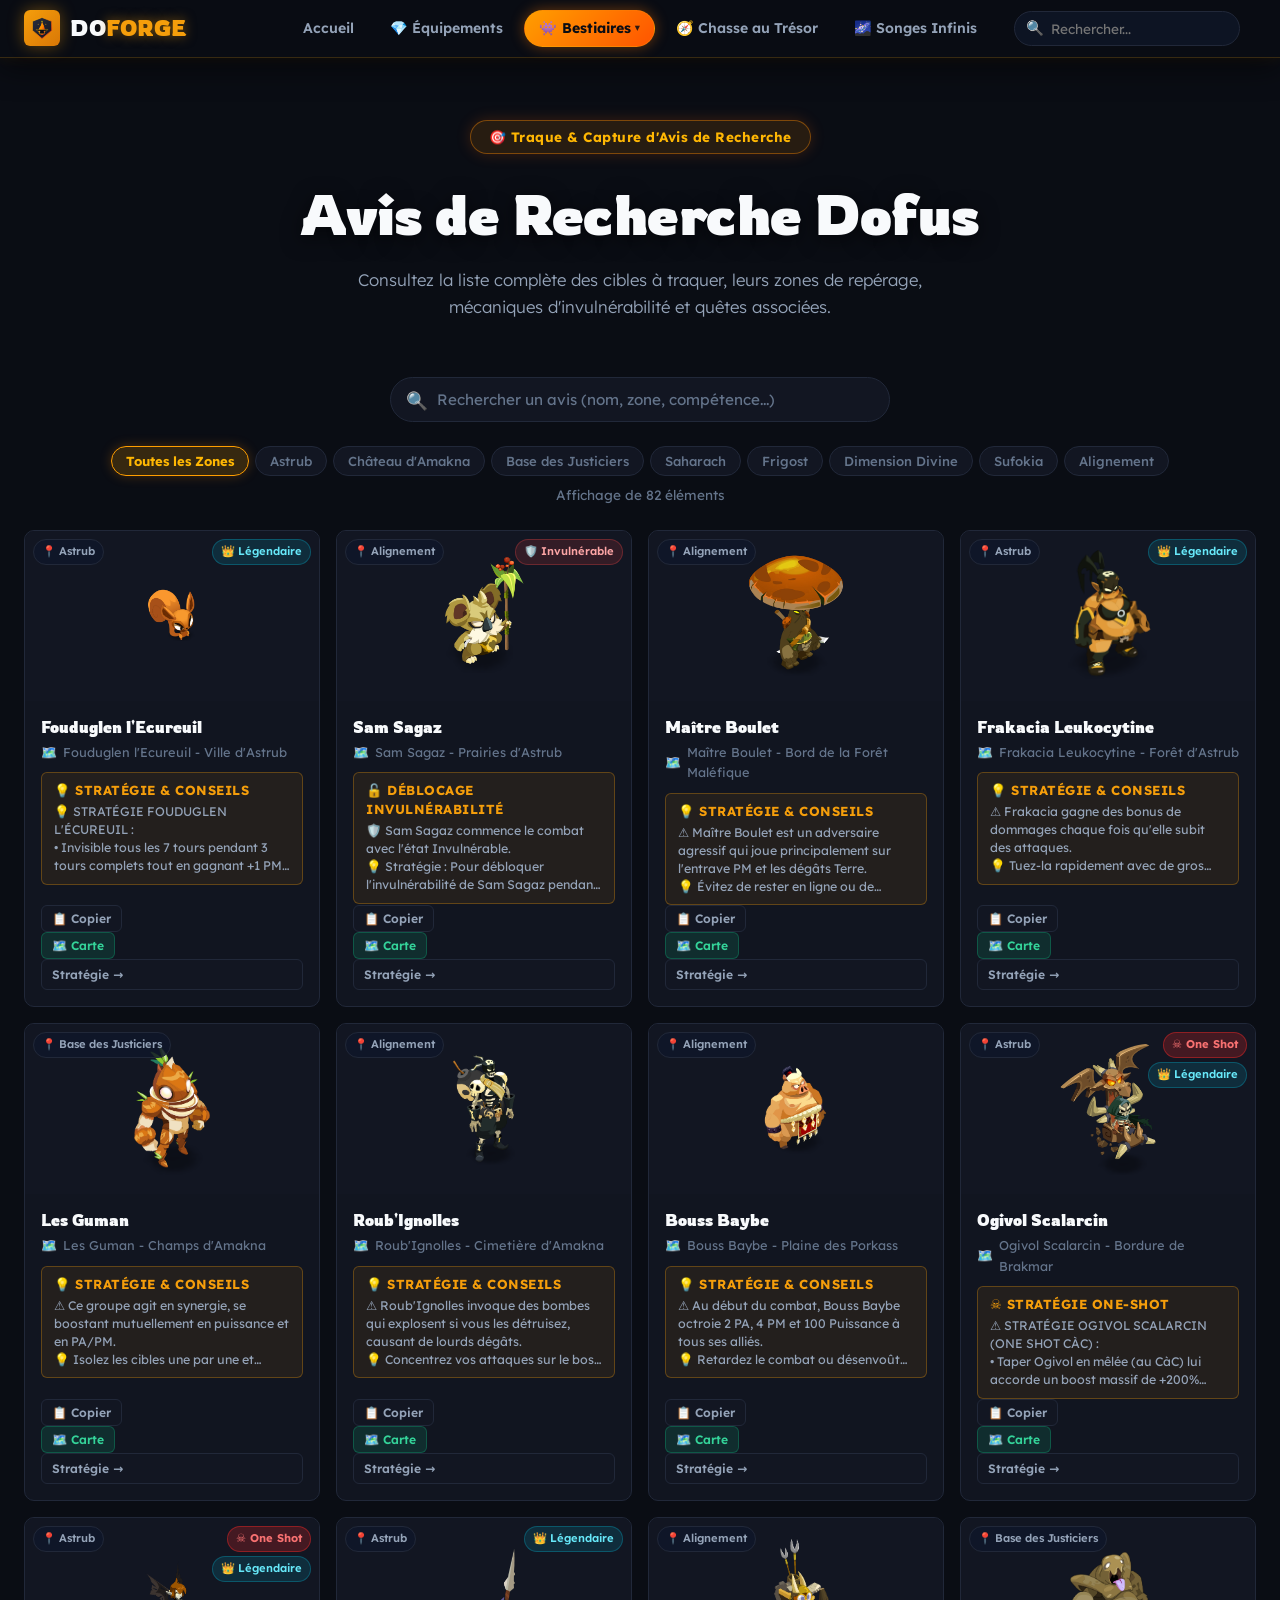
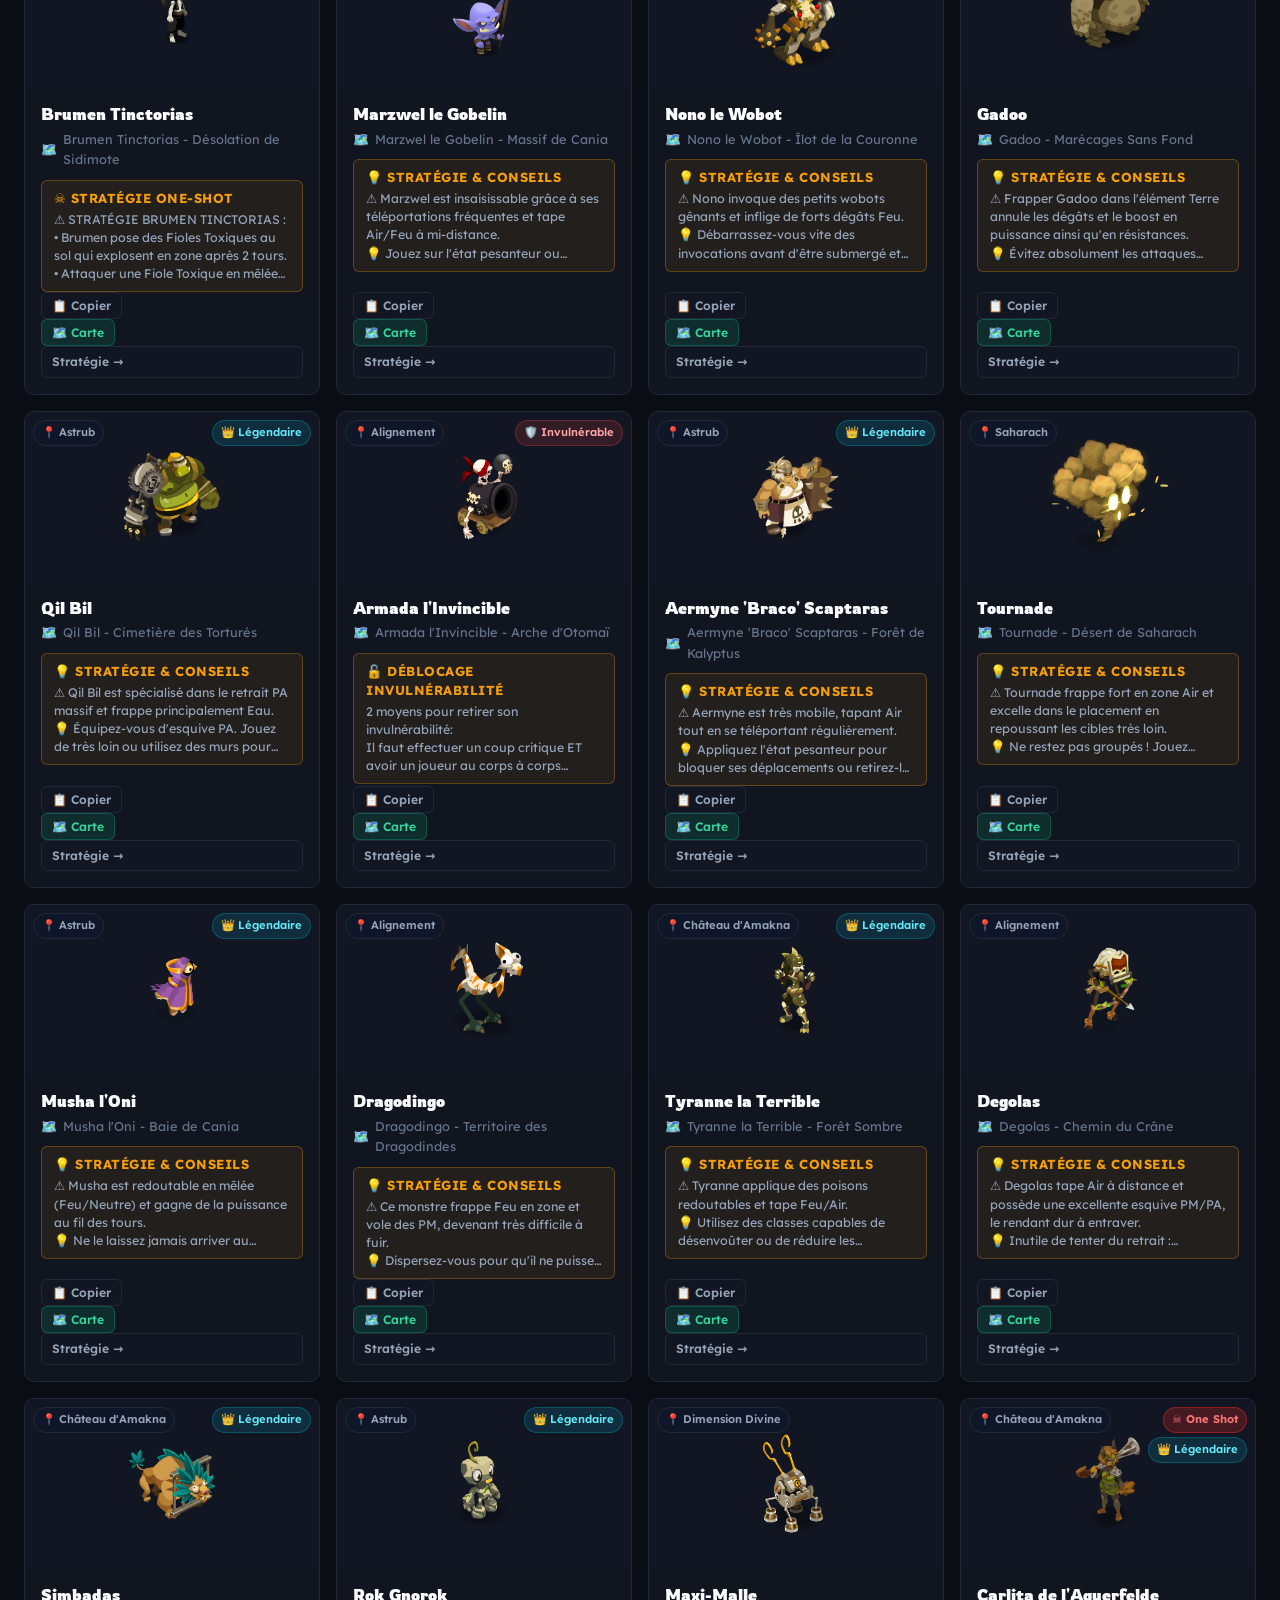
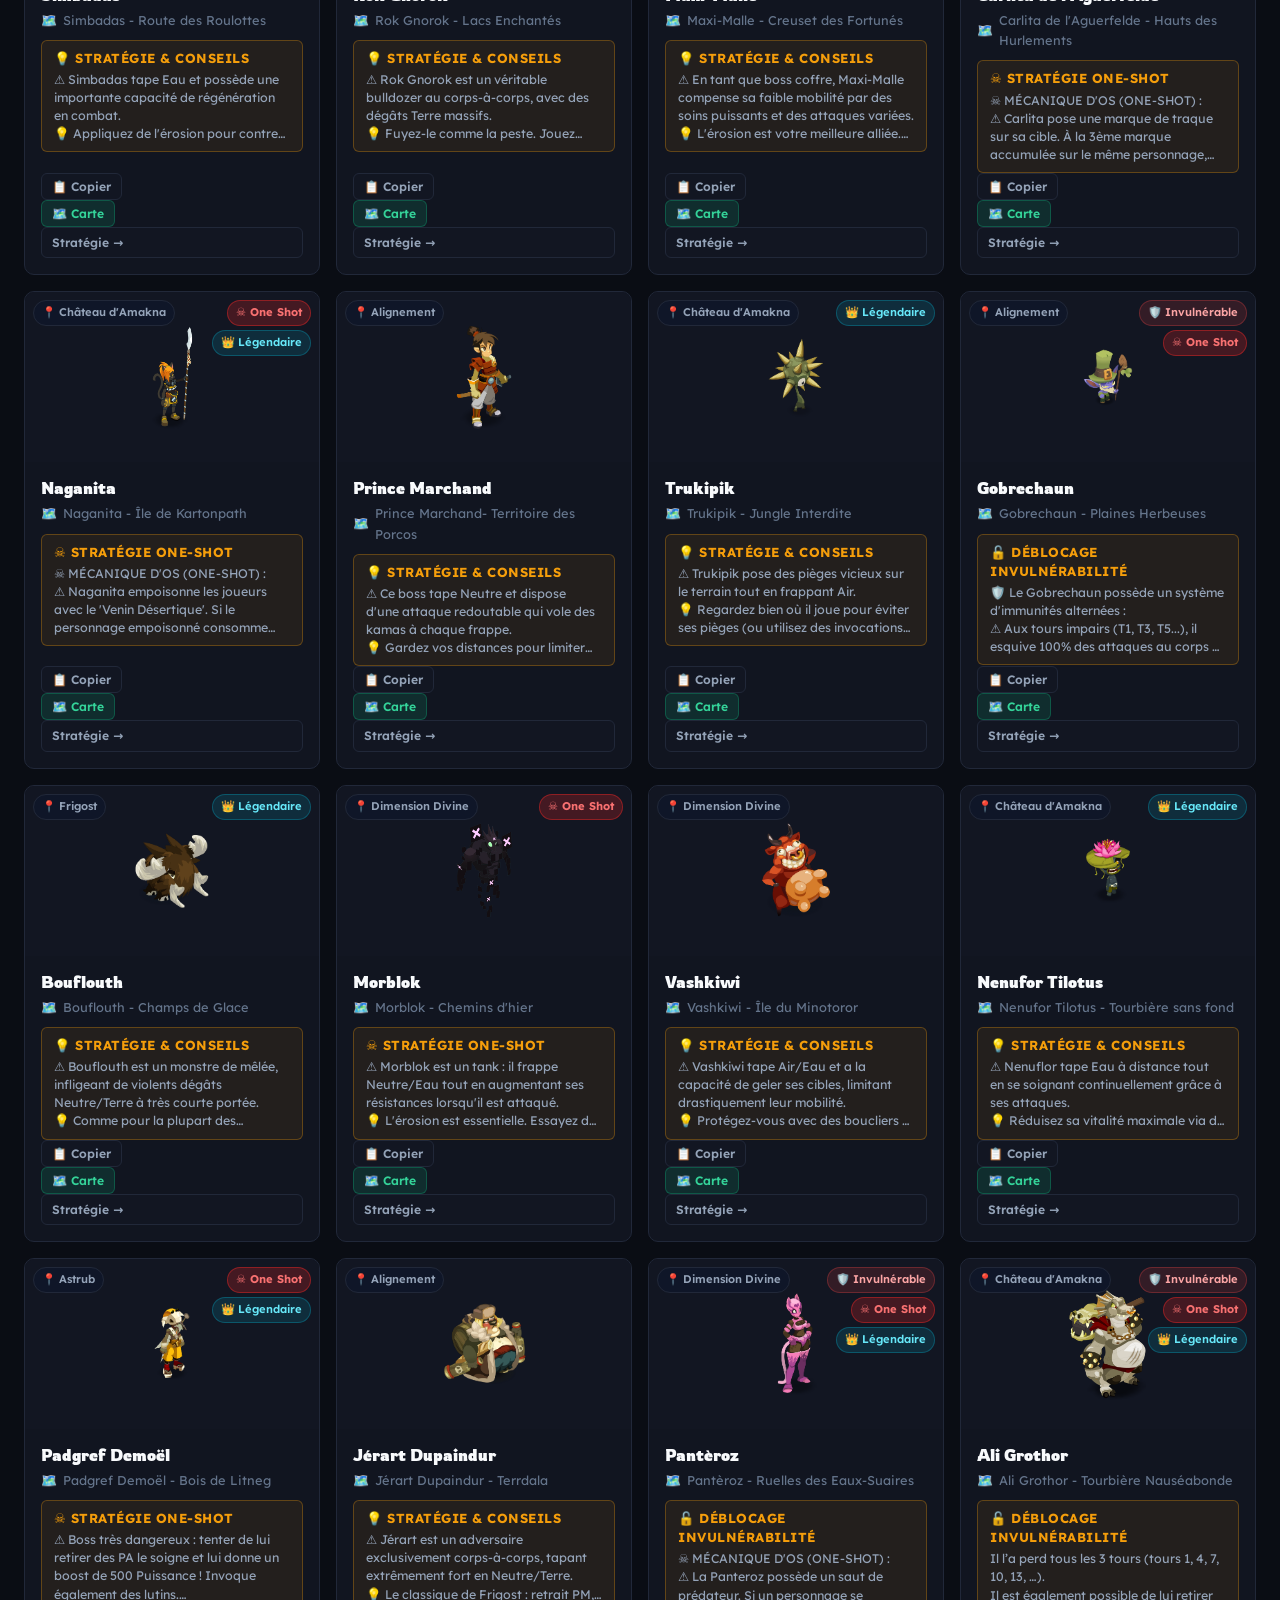
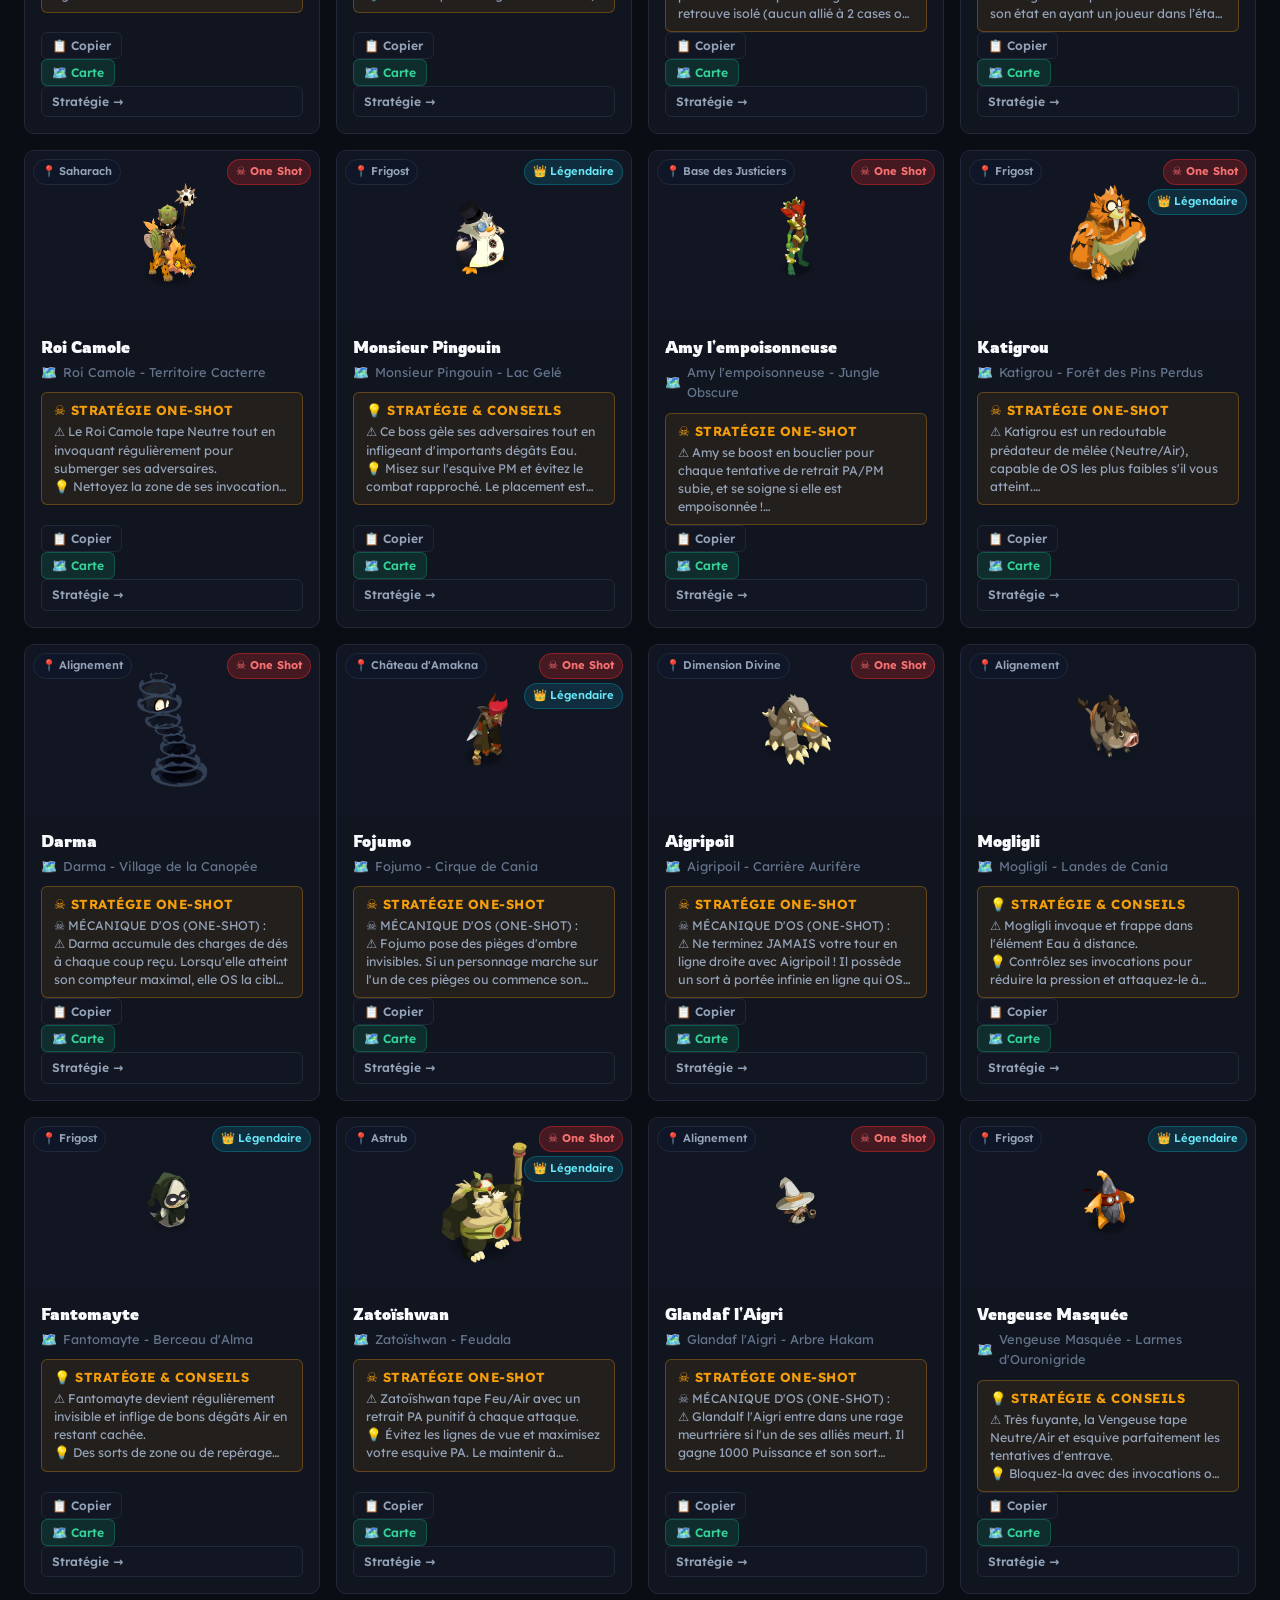
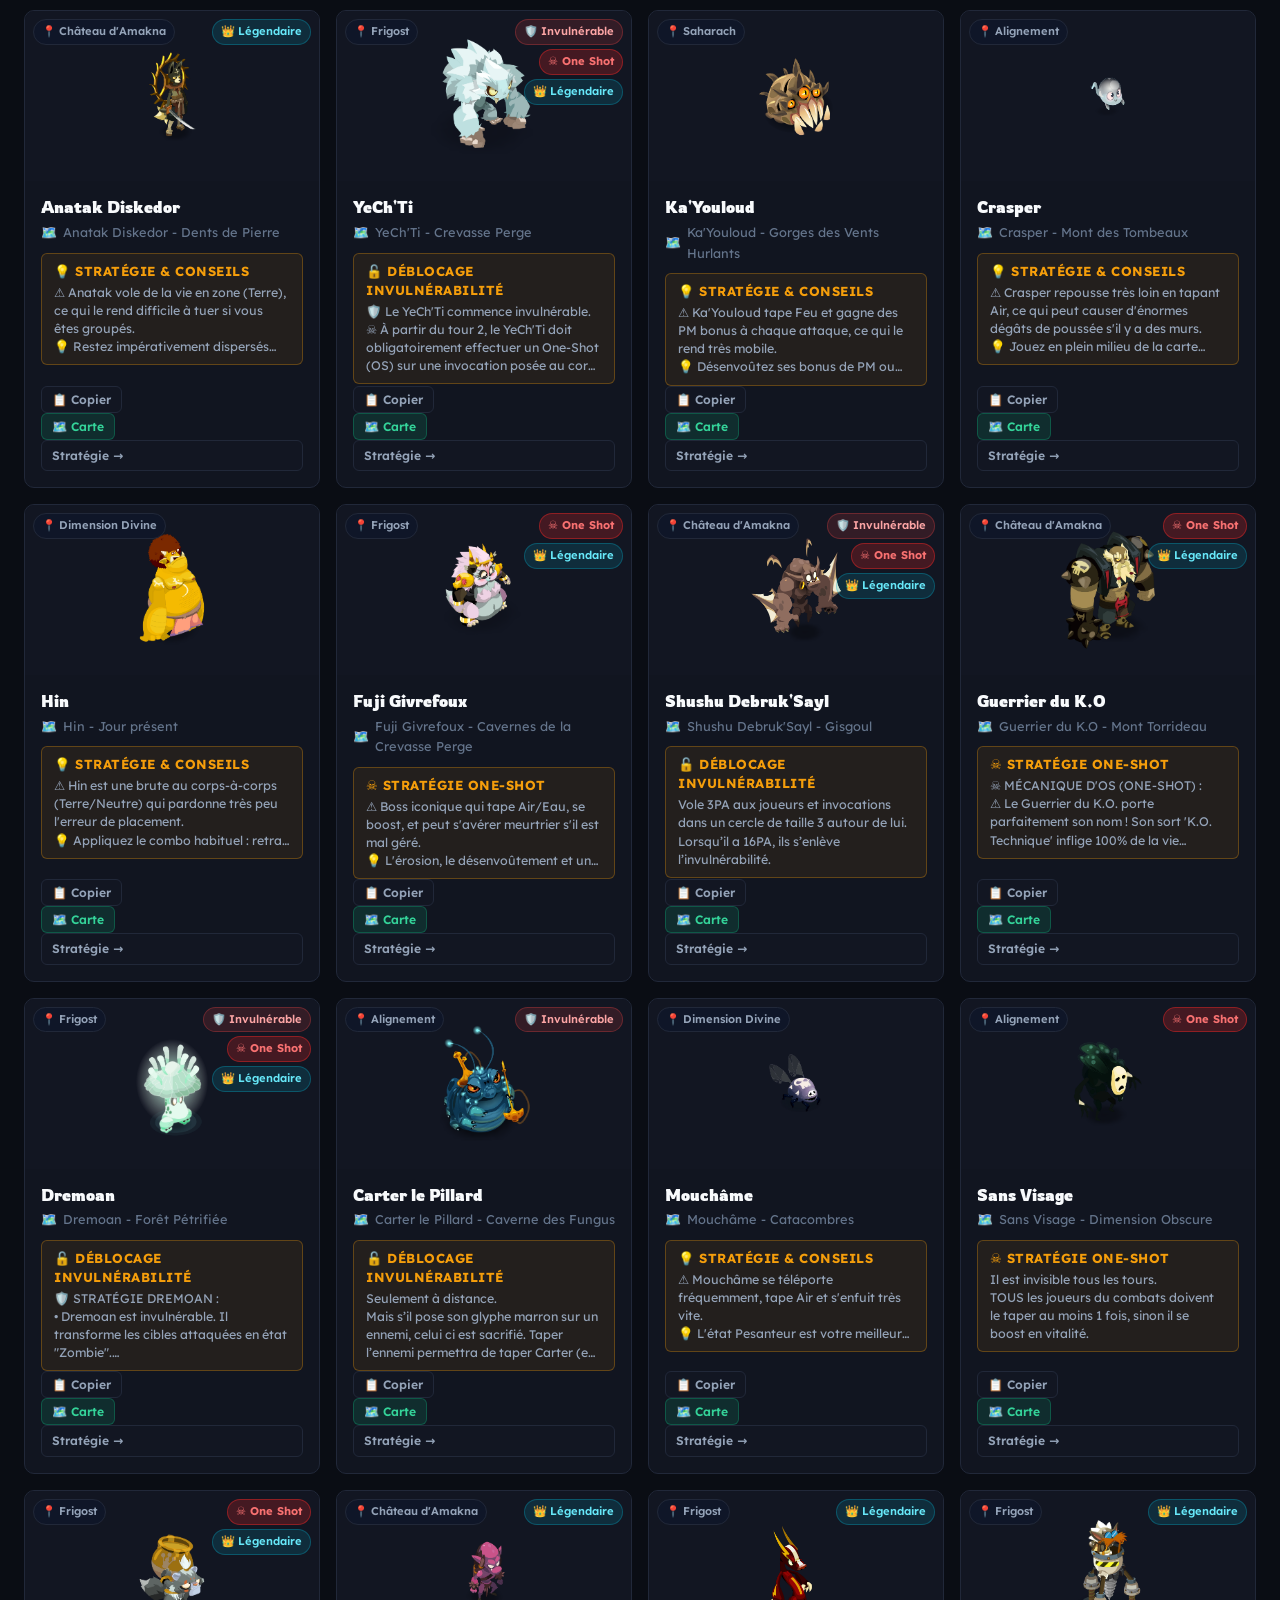
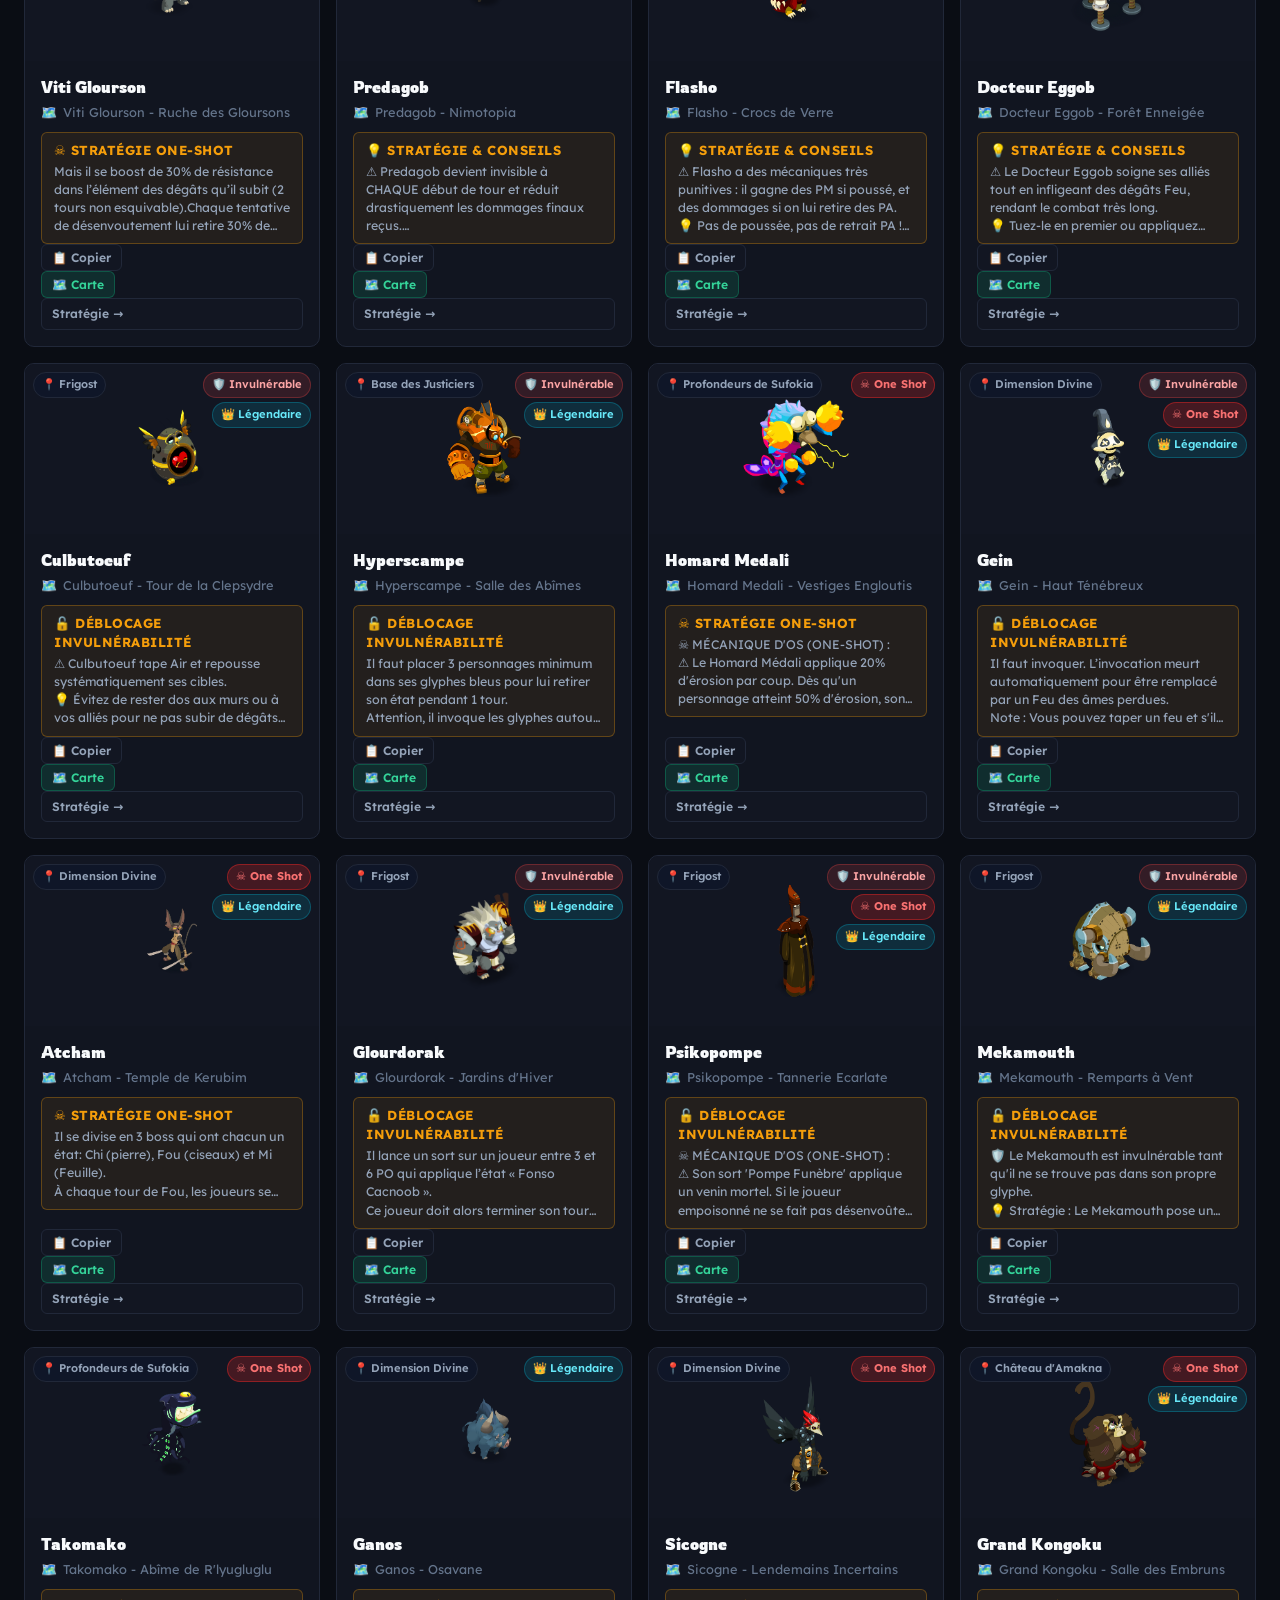
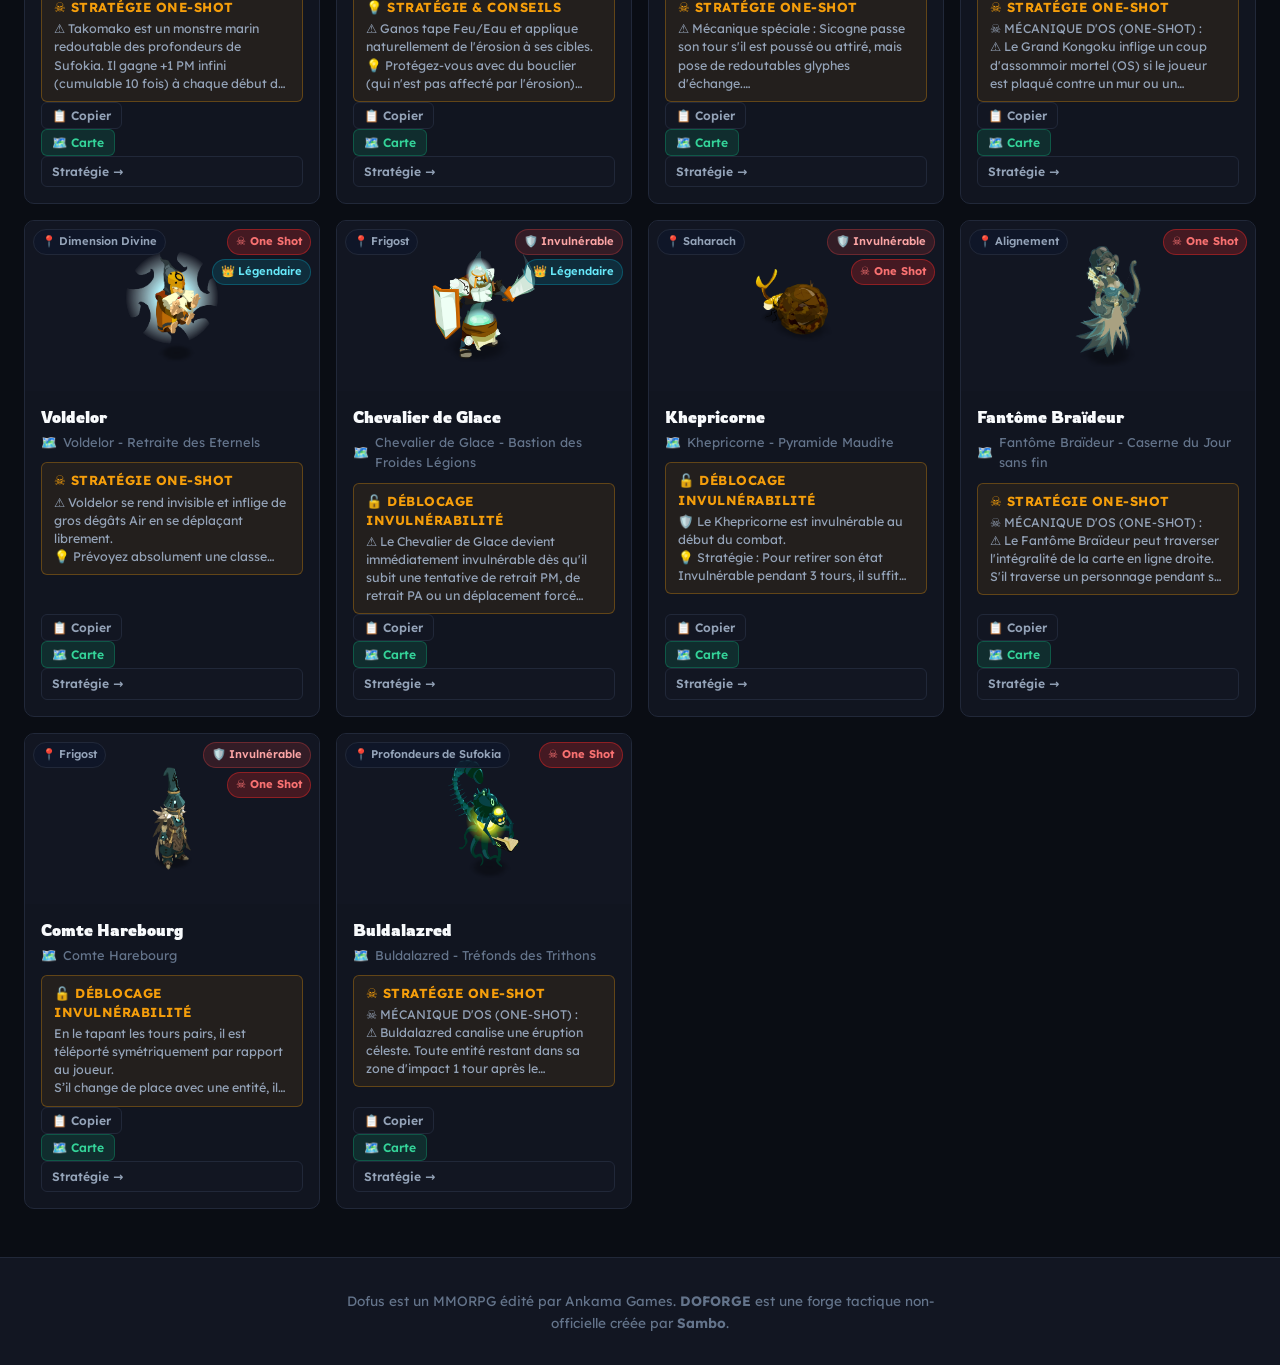
<file: avis.html>
<!DOCTYPE html>
<html lang="fr">
<head>
  <meta charset="UTF-8">
  <meta name="viewport" content="width=device-width, initial-scale=1.0">
  <title>Avis de Recherche | DOFORGE</title>
  <meta name="description" content="Guide complet des avis de recherche Dofus. Fiches de traque, invulnérabilité, sorts et zones de repérage.">
  
  <!-- Google Fonts -->
  <link rel="preconnect" href="https://fonts.googleapis.com">
  <link rel="preconnect" href="https://fonts.gstatic.com" crossorigin>
  <link href="https://fonts.googleapis.com/css2?family=Lexend:wght@300;400;500;600;700&family=Rowdies:wght@400;700&display=swap" rel="stylesheet">
  
  <!-- Favicon -->
  <link rel="icon" type="image/svg+xml" href="favicon.svg">
  
  <!-- CSS -->
  <link rel="stylesheet" href="css/style.css?v=3.6.2">
</head>
<body data-page="avis" data-nav-section="bestiaires" data-nav-child="avis">

  <!-- Header -->
  <header class="site-header">
    <div class="header-inner">
      <a href="index.html" class="logo">
        <div class="logo-icon">
          <img src="favicon.svg" alt="DOFORGE Logo" class="logo-img" width="28" height="28">
        </div>
        <span class="logo-text">DO<span class="logo-highlight">FORGE</span></span>
      </a>
      <nav class="header-nav" id="site-nav"></nav>
    </div>
  </header>

  <!-- Hero Section -->
  <section class="hero">
    <div class="hero-badge">🎯 Traque & Capture d'Avis de Recherche</div>
    <h1 class="hero-title">Avis de Recherche Dofus</h1>
    <p class="hero-subtitle">Consultez la liste complète des cibles à traquer, leurs zones de repérage, mécaniques d'invulnérabilité et quêtes associées.</p>
  </section>

  <!-- Controls Section -->
  <section class="controls-section">
    <!-- Search Bar -->
    <div class="search-wrapper">
      <span class="search-icon">🔍</span>
      <input type="text" id="search-input" class="search-input" placeholder="Rechercher un avis (nom, zone, compétence...)" autocomplete="off">
    </div>

    <!-- Filters by Zone -->
    <div id="filters-avis" class="filters-row">
      <button class="filter-pill active" data-filter="all">Toutes les Zones</button>
      <button class="filter-pill" data-filter="astrub">Astrub</button>
      <button class="filter-pill" data-filter="chateau-amakna">Château d'Amakna</button>
      <button class="filter-pill" data-filter="base-justiciers">Base des Justiciers</button>
      <button class="filter-pill" data-filter="saharach">Saharach</button>
      <button class="filter-pill" data-filter="frigost">Frigost</button>
      <button class="filter-pill" data-filter="dimension-divine">Dimension Divine</button>
      <button class="filter-pill" data-filter="profondeurs-sufokia">Sufokia</button>
      <button class="filter-pill" data-filter="alignement">Alignement</button>
    </div>

    <div id="results-count" class="results-count">Affichage des avis...</div>
  </section>

  <!-- Grid Section -->
  <section class="cards-section">
    <div id="loading" class="loading-container">
      <div class="loading-spinner"></div>
      <p>Chargement des avis de recherche...</p>
    </div>

    <div id="grid-avis" class="cards-grid"></div>

    <div id="no-results" class="no-results" style="display: none;">
      <div class="no-results-icon">🔍</div>
      <div class="no-results-text">Aucun avis de recherche ne correspond à votre recherche !</div>
    </div>
  </section>

  <!-- Toast -->
  <div class="toast-container">
    <div id="toast" class="toast">📋 Copié dans le presse-papier !</div>
  </div>

  <!-- Footer -->
  <footer class="site-footer">
    <div class="footer-text">
      <p>Dofus est un MMORPG édité par Ankama Games. <strong>DOFORGE</strong> est une forge tactique non-officielle créée par <strong>Sambo</strong>.</p>
    </div>
  </footer>

  <!-- App JS -->
  <script src="js/nav.js"></script>
  <script src="js/app.js"></script>
</body>
</html>
</file>
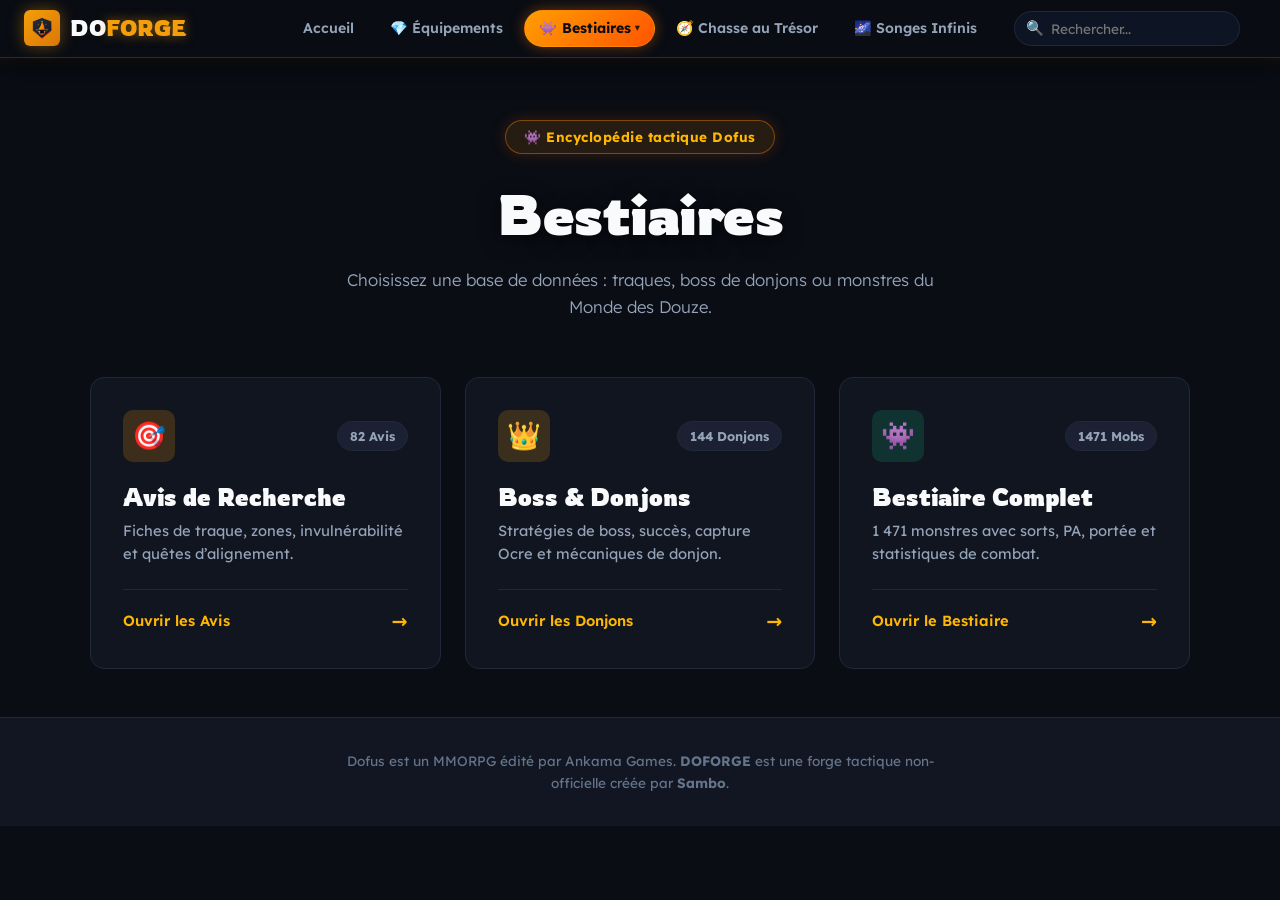
<file: bestiaires.html>
<!DOCTYPE html>
<html lang="fr">
<head>
  <meta charset="UTF-8">
  <meta name="viewport" content="width=device-width, initial-scale=1.0">
  <title>Bestiaires | DOFORGE</title>
  <meta name="description" content="Hub Bestiaires DOFORGE : accédez aux Avis de recherche, Boss & Donjons et au Bestiaire complet Dofus.">
  
  <link rel="preconnect" href="https://fonts.googleapis.com">
  <link rel="preconnect" href="https://fonts.gstatic.com" crossorigin>
  <link href="https://fonts.googleapis.com/css2?family=Lexend:wght@300;400;500;600;700&family=Rowdies:wght@400;700&display=swap" rel="stylesheet">
  <link rel="icon" type="image/svg+xml" href="favicon.svg">
  <link rel="stylesheet" href="css/style.css?v=3.6.2">
</head>
<body class="bestiaires-hub-page" data-nav-section="bestiaires">

  <header class="site-header">
    <div class="header-inner">
      <a href="index.html" class="logo">
        <div class="logo-icon">
          <img src="favicon.svg" alt="DOFORGE Logo" class="logo-img" width="28" height="28">
        </div>
        <span class="logo-text">DO<span class="logo-highlight">FORGE</span></span>
      </a>
      <nav class="header-nav" id="site-nav"></nav>
    </div>
  </header>

  <section class="hero hero-home">
    <div class="hero-badge">👾 Encyclopédie tactique Dofus</div>
    <h1 class="hero-title">Bestiaires</h1>
    <p class="hero-subtitle">Choisissez une base de données : traques, boss de donjons ou monstres du Monde des Douze.</p>
  </section>

  <section class="portal-section bestiaires-hub-section">
    <div class="portal-grid portal-grid-three">
      <a href="avis.html" class="portal-card">
        <div class="portal-card-header">
          <div class="portal-icon amber">🎯</div>
          <span class="portal-badge" id="count-avis-badge">… Avis</span>
        </div>
        <h2 class="portal-title">Avis de Recherche</h2>
        <p class="portal-desc">Fiches de traque, zones, invulnérabilité et quêtes d’alignement.</p>
        <div class="portal-footer">
          <span>Ouvrir les Avis</span>
          <span class="portal-arrow">→</span>
        </div>
      </a>

      <a href="donjons.html" class="portal-card">
        <div class="portal-card-header">
          <div class="portal-icon gold">👑</div>
          <span class="portal-badge" id="count-donjons-badge">… Donjons</span>
        </div>
        <h2 class="portal-title">Boss &amp; Donjons</h2>
        <p class="portal-desc">Stratégies de boss, succès, capture Ocre et mécaniques de donjon.</p>
        <div class="portal-footer">
          <span>Ouvrir les Donjons</span>
          <span class="portal-arrow">→</span>
        </div>
      </a>

      <a href="bestiaire.html" class="portal-card">
        <div class="portal-card-header">
          <div class="portal-icon green">👾</div>
          <span class="portal-badge" id="count-mobs-badge">… Mobs</span>
        </div>
        <h2 class="portal-title">Bestiaire Complet</h2>
        <p class="portal-desc">1 471 monstres avec sorts, PA, portée et statistiques de combat.</p>
        <div class="portal-footer">
          <span>Ouvrir le Bestiaire</span>
          <span class="portal-arrow">→</span>
        </div>
      </a>
    </div>
  </section>

  <footer class="site-footer">
    <div class="footer-text">
      <p>Dofus est un MMORPG édité par Ankama Games. <strong>DOFORGE</strong> est une forge tactique non-officielle créée par <strong>Sambo</strong>.</p>
    </div>
  </footer>

  <script src="js/nav.js"></script>
  <script src="js/app.js"></script>
</body>
</html>
</file>
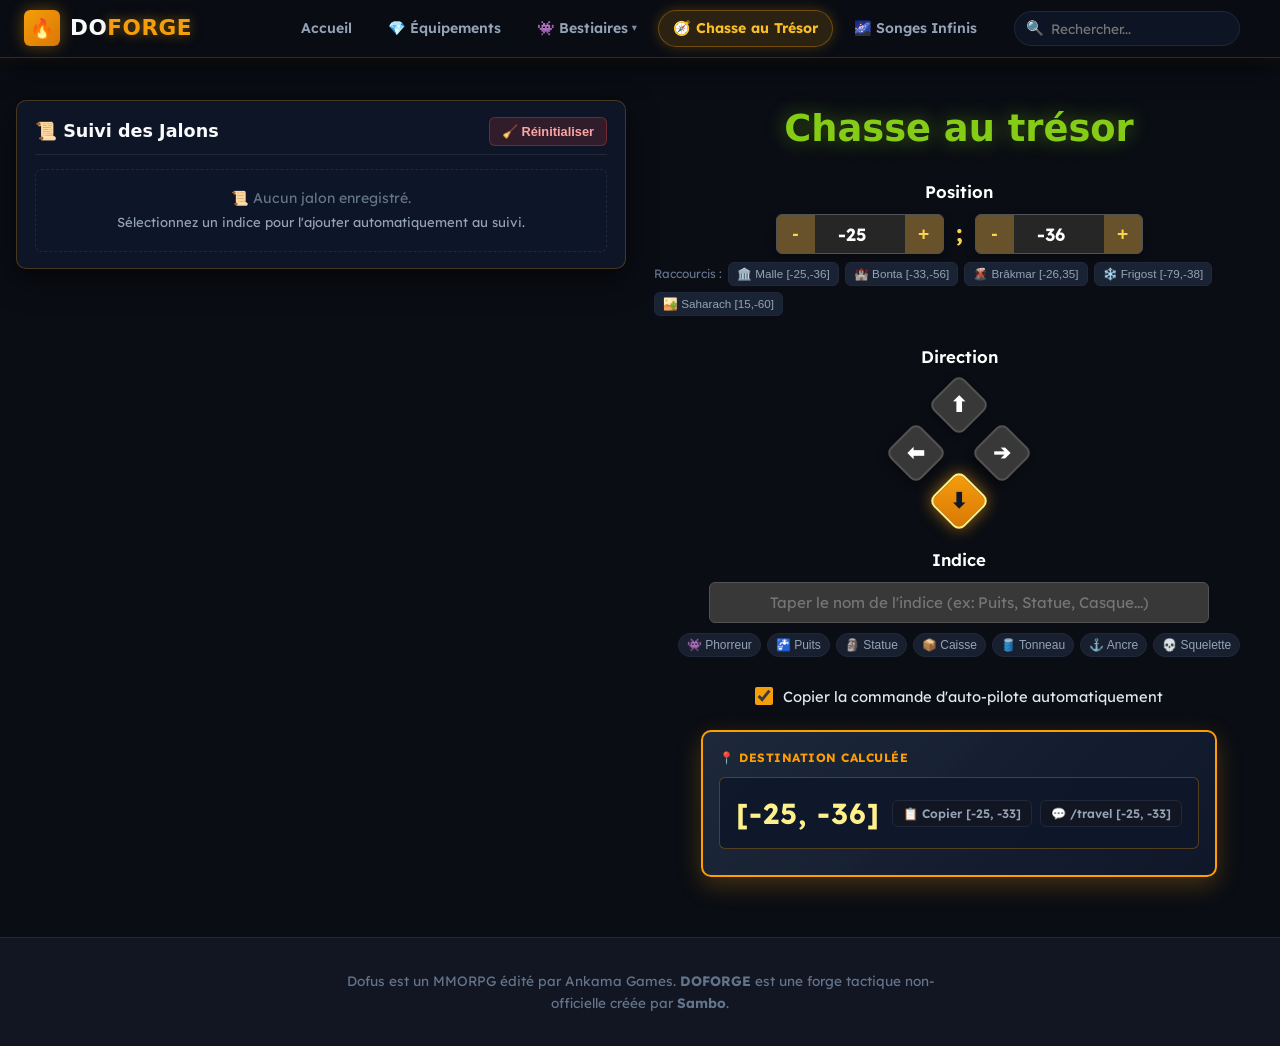
<file: chasse.html>
<!DOCTYPE html>
<html lang="fr">
<head>
  <meta charset="UTF-8">
  <meta name="viewport" content="width=device-width, initial-scale=1.0">
  <title>Chasse au Trésor Dofus — DOFORGE</title>
  <meta name="description" content="Solveur et carte tactique interactive de chasse au trésor Dofus. Calculez les jalons, phorreurs et commandes /travel instantanément.">

  <!-- Google Fonts -->
  <link rel="preconnect" href="https://fonts.googleapis.com">
  <link rel="preconnect" href="https://fonts.gstatic.com" crossorigin>
  <link href="https://fonts.googleapis.com/css2?family=Cinzel:wght@700;900&family=Lexend:wght@400;500;600;700&display=swap" rel="stylesheet">

  <!-- Stylesheets -->
  <link rel="stylesheet" href="css/style.css">
  <link rel="icon" type="image/svg+xml" href="data:image/svg+xml,<svg xmlns='http://www.w3.org/2000/svg' viewBox='0 0 100 100'><text y='.9em' font-size='90'>🧭</text></svg>">
</head>
<body class="page-chasse">

  <!-- Navigation Bar -->
  <header class="site-header">
    <div class="header-inner">
      <a href="index.html" class="logo">
        <div class="logo-icon">🔥</div>
        <span class="logo-text">DO<span class="logo-highlight">FORGE</span></span>
      </a>
      <nav class="header-nav" id="site-nav"></nav>
    </div>
  </header>


  <!-- MAIN SOLVER SOLVER CONTAINER (2 COLUMNS: JOURNAL LEFT, CONTROLS RIGHT) -->
  <main class="page-main-container solver-layout-main">

    <div class="chasse-split-container">

      <!-- LEFT COLUMN: JOURNAL & SUIVI DES JALONS -->
      <div class="chasse-left-journal-col">
        <div class="chasse-card journal-card-full">
          <div class="journal-header">
            <h3>📜 Suivi des Jalons</h3>
            <button type="button" id="btn-reset-hunt" class="btn-reset-hunt">🧹 Réinitialiser</button>
          </div>

          <div id="journal-steps-list" class="journal-steps-list">
            <div class="journal-empty">Aucun jalon enregistré.<br><span style="font-size:0.82rem;color:#94a3b8;margin-top:4px;display:block;">Sélectionnez un indice pour l'ajouter automatiquement au suivi.</span></div>
          </div>

        </div>
      </div> <!-- /chasse-left-journal-col -->

      <!-- RIGHT COLUMN: SOLVER CONTROLS -->
      <div class="chasse-right-controls-col">

        <h1 class="solver-title">Chasse au trésor</h1>

        <!-- 1. POSITION SECTION -->
        <div class="solver-section">
          <label class="solver-label">Position</label>
          <div class="solver-pos-row">
            <div class="pos-stepper">
              <button type="button" class="btn-pos-step" id="btn-dec-x" title="-1">-</button>
              <input type="number" id="pos-x" class="pos-input" value="-25" step="1">
              <button type="button" class="btn-pos-step" id="btn-inc-x" title="+1">+</button>
            </div>
            <span class="pos-sep">;</span>
            <div class="pos-stepper">
              <button type="button" class="btn-pos-step" id="btn-dec-y" title="-1">-</button>
              <input type="number" id="pos-y" class="pos-input" value="-36" step="1">
              <button type="button" class="btn-pos-step" id="btn-inc-y" title="+1">+</button>
            </div>
          </div>

          <!-- Raccourcis / Presets -->
          <div class="chasse-presets">
            <span class="preset-label">Raccourcis :</span>
            <button type="button" class="btn-preset" data-x="-25" data-y="-36">🏛️ Malle [-25,-36]</button>
            <button type="button" class="btn-preset" data-x="-33" data-y="-56">🏰 Bonta [-33,-56]</button>
            <button type="button" class="btn-preset" data-x="-26" data-y="35">🌋 Brâkmar [-26,35]</button>
            <button type="button" class="btn-preset" data-x="-79" data-y="-38">❄️ Frigost [-79,-38]</button>
            <button type="button" class="btn-preset" data-x="15" data-y="-60">🏜️ Saharach [15,-60]</button>
          </div>
        </div>

        <!-- 2. DIRECTION SECTION (Diamond Compass) -->
        <div class="solver-section">
          <label class="solver-label">Direction</label>
          <div class="solver-diamond-compass">
            <button type="button" class="btn-diamond btn-dir-nord" data-dir="nord" title="Nord">
              <span class="diamond-arrow">⬆</span>
            </button>
            <div class="diamond-middle-row">
              <button type="button" class="btn-diamond btn-dir-ouest" data-dir="ouest" title="Ouest">
                <span class="diamond-arrow">⬅</span>
              </button>
              <button type="button" class="btn-diamond btn-dir-est" data-dir="est" title="Est">
                <span class="diamond-arrow">➔</span>
              </button>
            </div>
            <button type="button" class="btn-diamond btn-dir-sud active" data-dir="sud" title="Sud">
              <span class="diamond-arrow">⬇</span>
            </button>
          </div>
        </div>

        <!-- 3. INDICE SECTION -->
        <div class="solver-section">
          <label class="solver-label">Indice</label>
          <div class="indice-input-wrapper">
            <input type="text" id="indice-search" class="solver-indice-input" placeholder="Taper le nom de l'indice (ex: Puits, Statue, Casque...)" autocomplete="off">
            <div id="indice-dropdown" class="indice-dropdown-overlay" style="display:none;"></div>
          </div>

          <!-- Quick Clue Chips -->
          <div class="quick-clue-chips">
            <button type="button" class="chip-clue" data-name="👾 Phorreur (Sournois/Fourbe)">👾 Phorreur</button>
            <button type="button" class="chip-clue" data-name="Puits">🚰 Puits</button>
            <button type="button" class="chip-clue" data-name="Statue Écaflip">🗿 Statue</button>
            <button type="button" class="chip-clue" data-name="Caisse en bois">📦 Caisse</button>
            <button type="button" class="chip-clue" data-name="Tonneau">🛢️ Tonneau</button>
            <button type="button" class="chip-clue" data-name="Ancre de bateau">⚓ Ancre</button>
            <button type="button" class="chip-clue" data-name="Squelette d'humanoïde">💀 Squelette</button>
          </div>
        </div>

        <!-- 4. AUTO-COPY CHECKBOX -->
        <div class="autocopy-row">
          <label class="autocopy-label">
            <input type="checkbox" id="chk-autocopy" checked>
            <span>Copier la commande d'auto-pilote automatiquement</span>
          </label>
        </div>

        <!-- 5. RESULT BANNER -->
        <div id="hunt-result-banner" class="hunt-result-banner">
          <div class="result-header">
            <span class="result-badge">📍 DESTINATION CALCULÉE</span>
            <span id="result-distance" class="result-distance">3 cartes vers le Sud</span>
          </div>

          <div class="result-coords-box">
            <div id="result-coords" class="result-coords">[-25, -33]</div>
            <div class="result-actions">
              <button type="button" id="btn-copy-coords" class="btn-action btn-copy" title="Copier les coordonnées">
                📋 Copier [-25, -33]
              </button>
              <button type="button" id="btn-copy-travel" class="btn-action btn-detail" title="Copier /travel">
                💬 /travel [-25, -33]
              </button>
            </div>
          </div>

          <!-- Phorreur Grid -->
          <div id="phorreur-grid" class="phorreur-grid" style="display:none;">
            <div class="phorreur-title">👾 10 Cartes candidates pour le Phorreur :</div>
            <div id="phorreur-pills" class="phorreur-pills"></div>
          </div>
        </div>

      </div> <!-- /chasse-right-controls-col -->

    </div> <!-- /chasse-split-container -->

  </main>





  <!-- Toast -->
  <div class="toast-container">
    <div id="toast" class="toast">📋 Copié dans le presse-papier !</div>
  </div>

  <!-- Footer -->
  <footer class="site-footer">
    <div class="footer-text">
      <p>Dofus est un MMORPG édité par Ankama Games. <strong>DOFORGE</strong> est une forge tactique non-officielle créée par <strong>Sambo</strong>.</p>
    </div>
  </footer>

  <!-- JS -->
  <script src="js/nav.js"></script>
  <script src="js/chasse.js"></script>
</body>
</html>
</file>
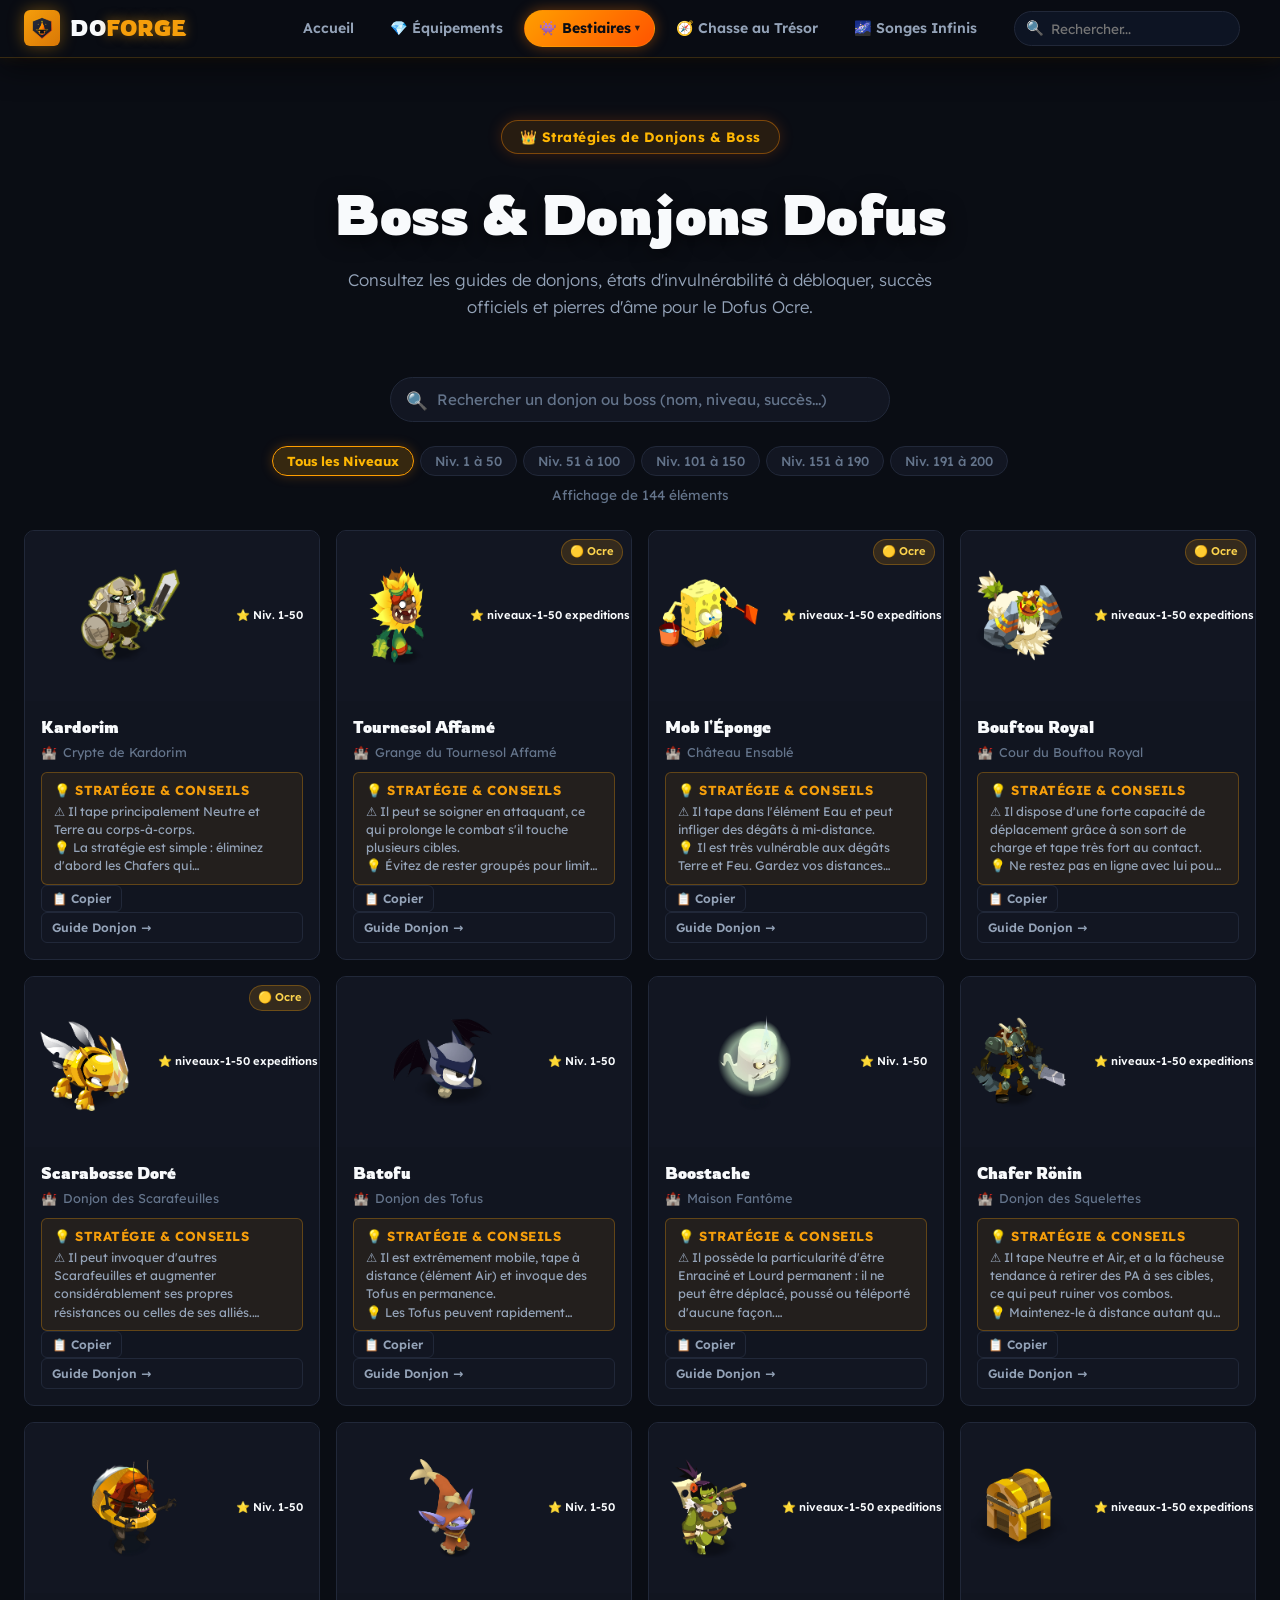
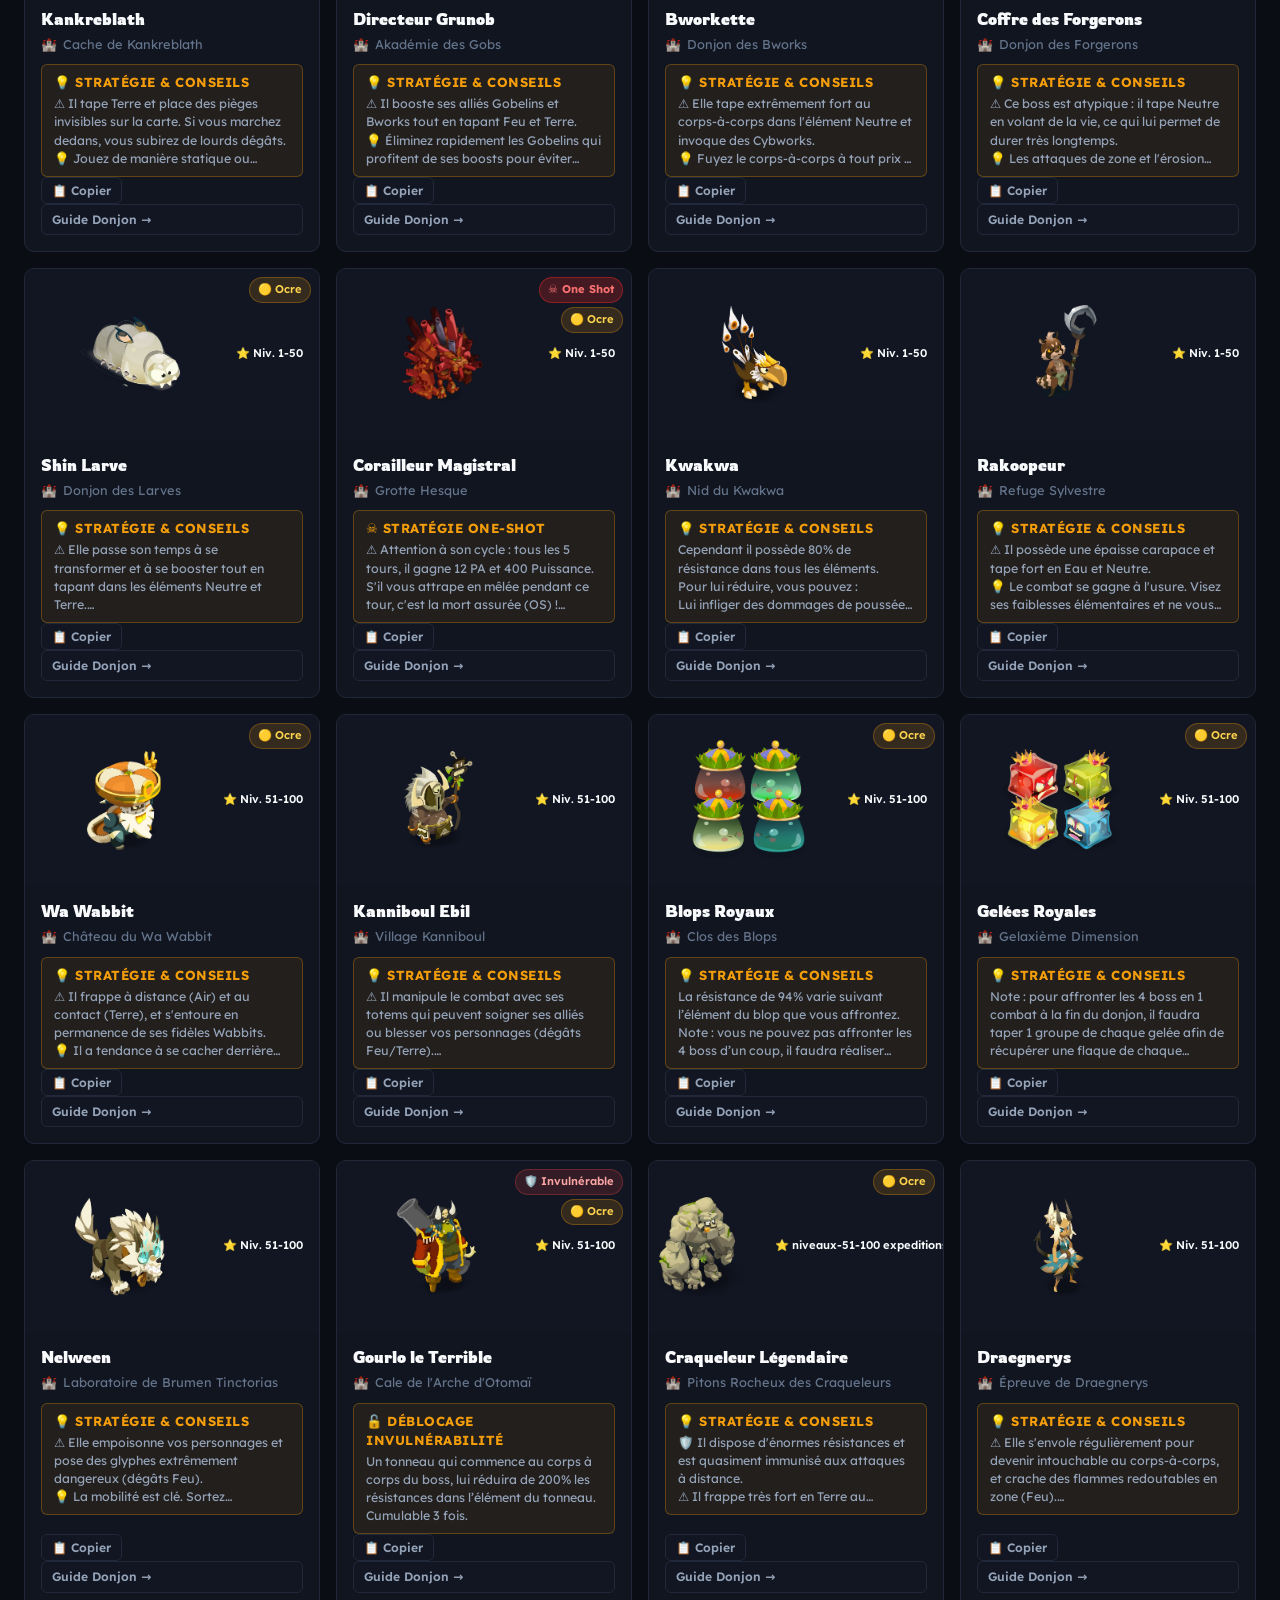
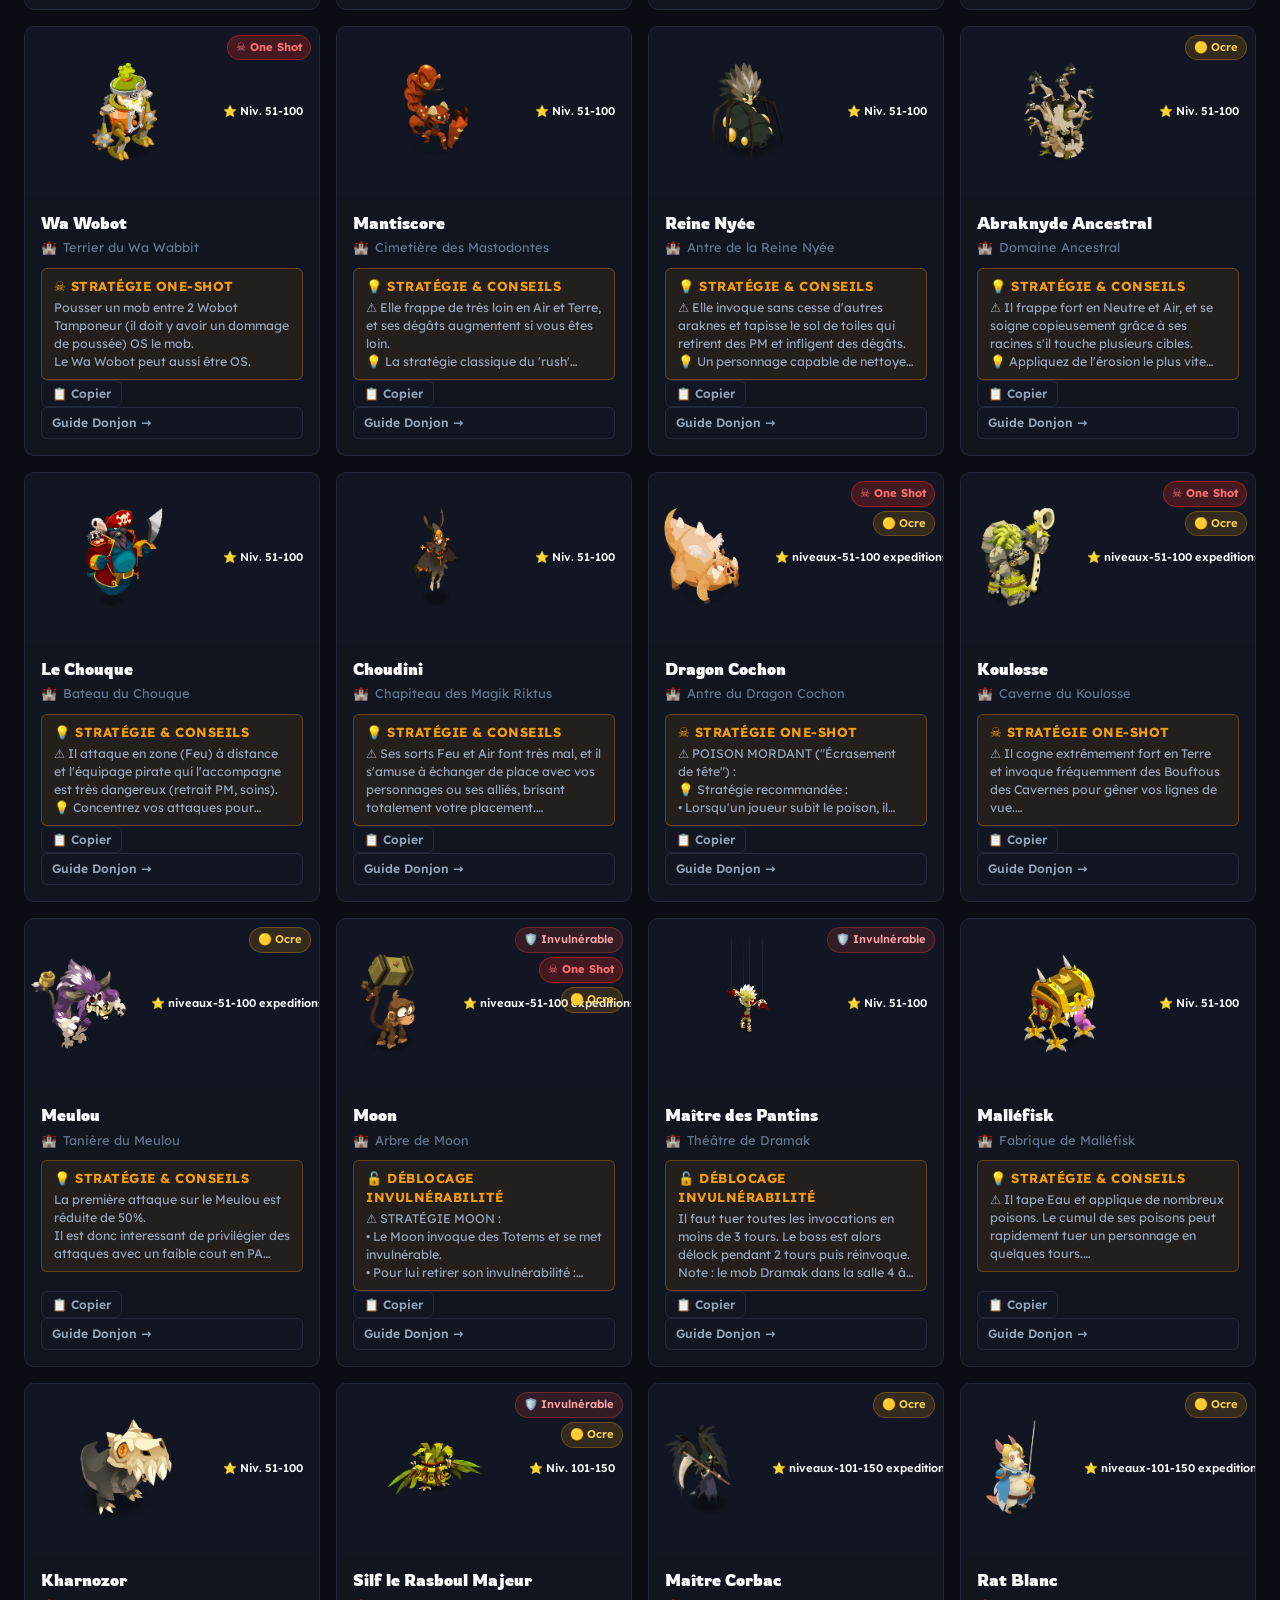
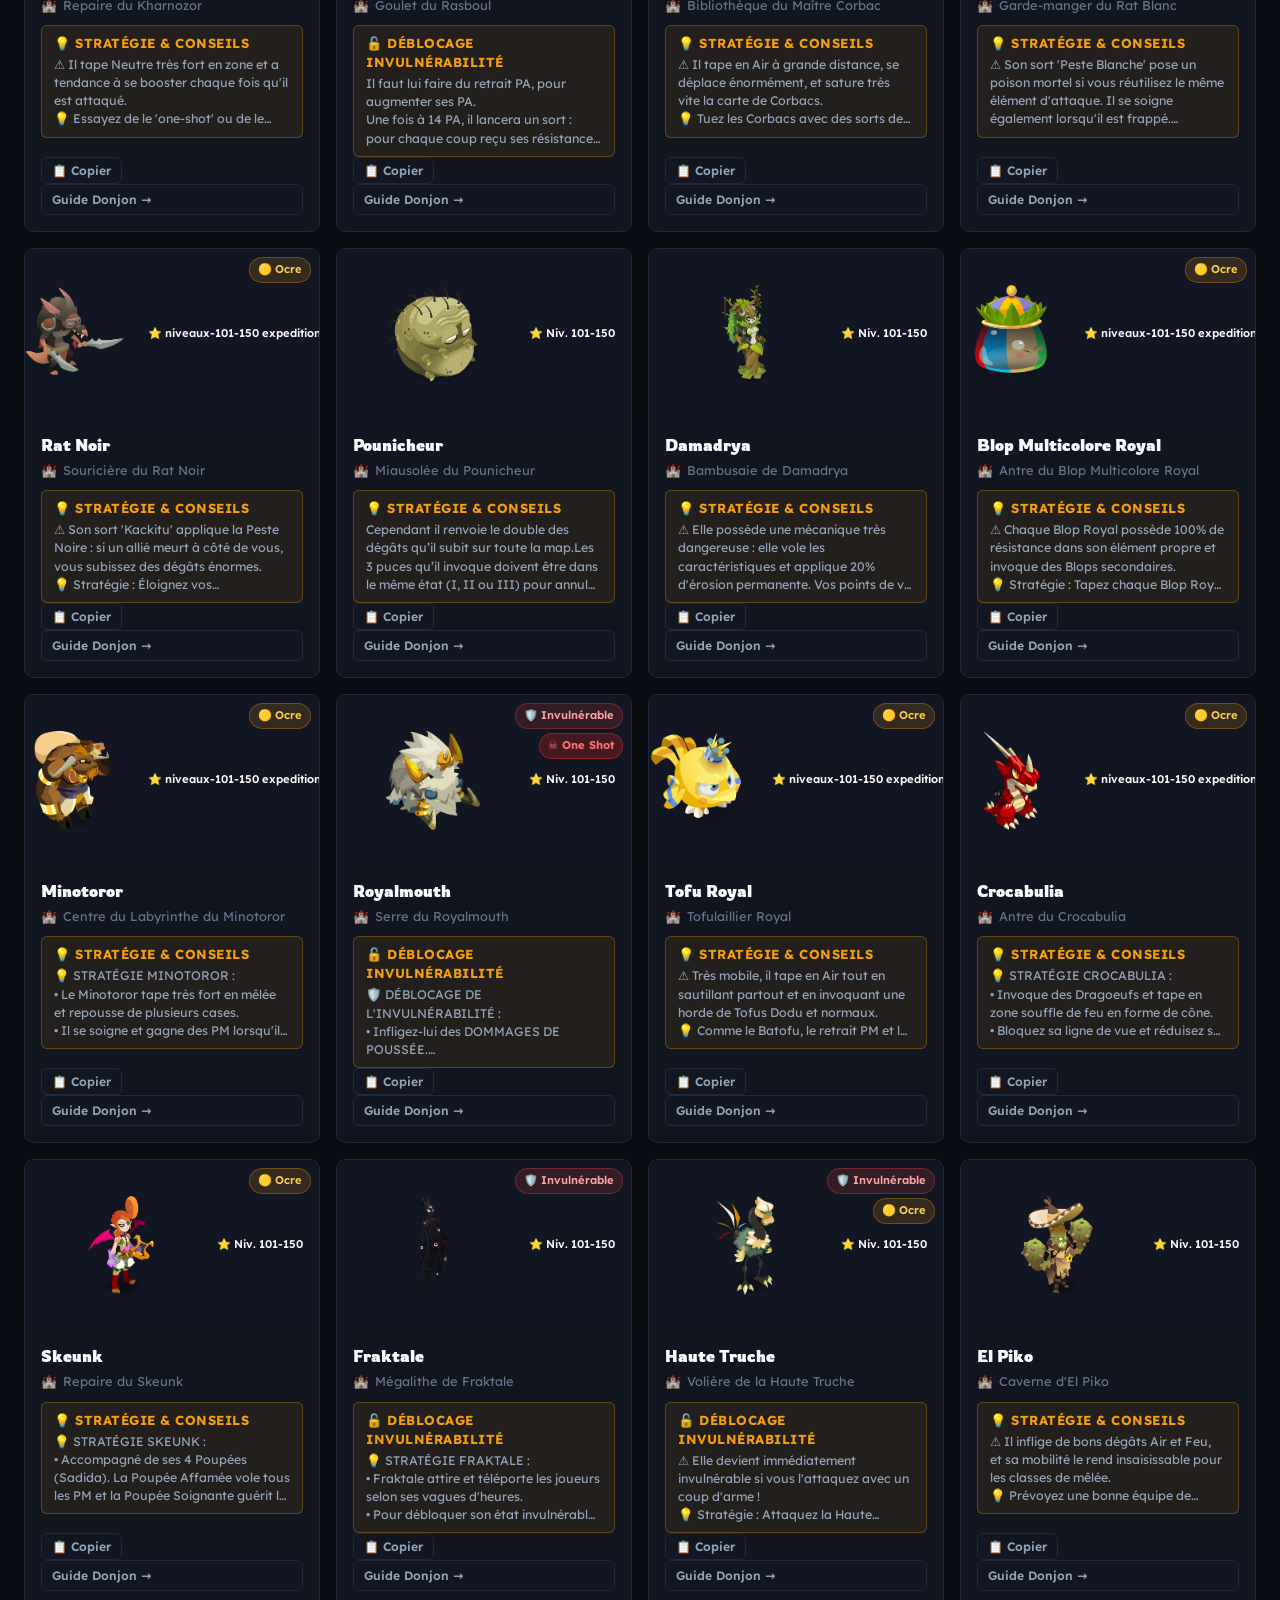
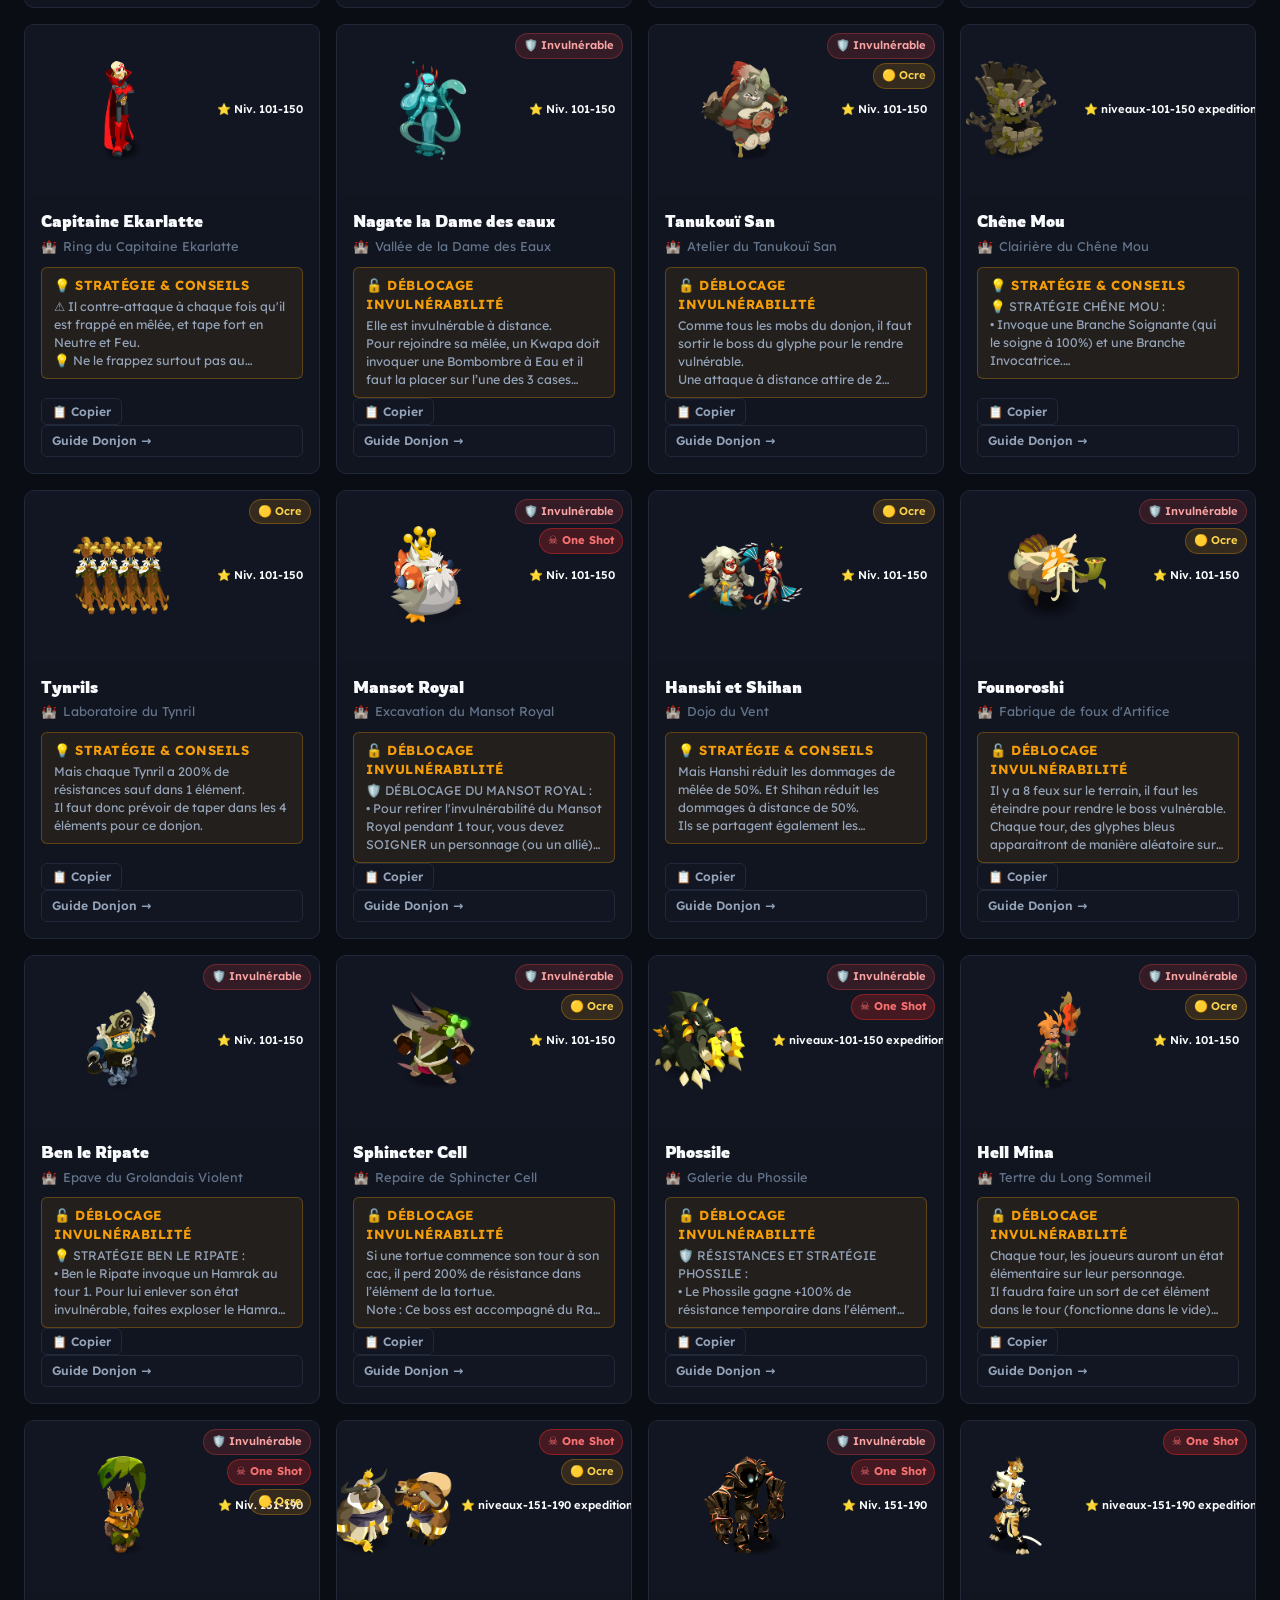
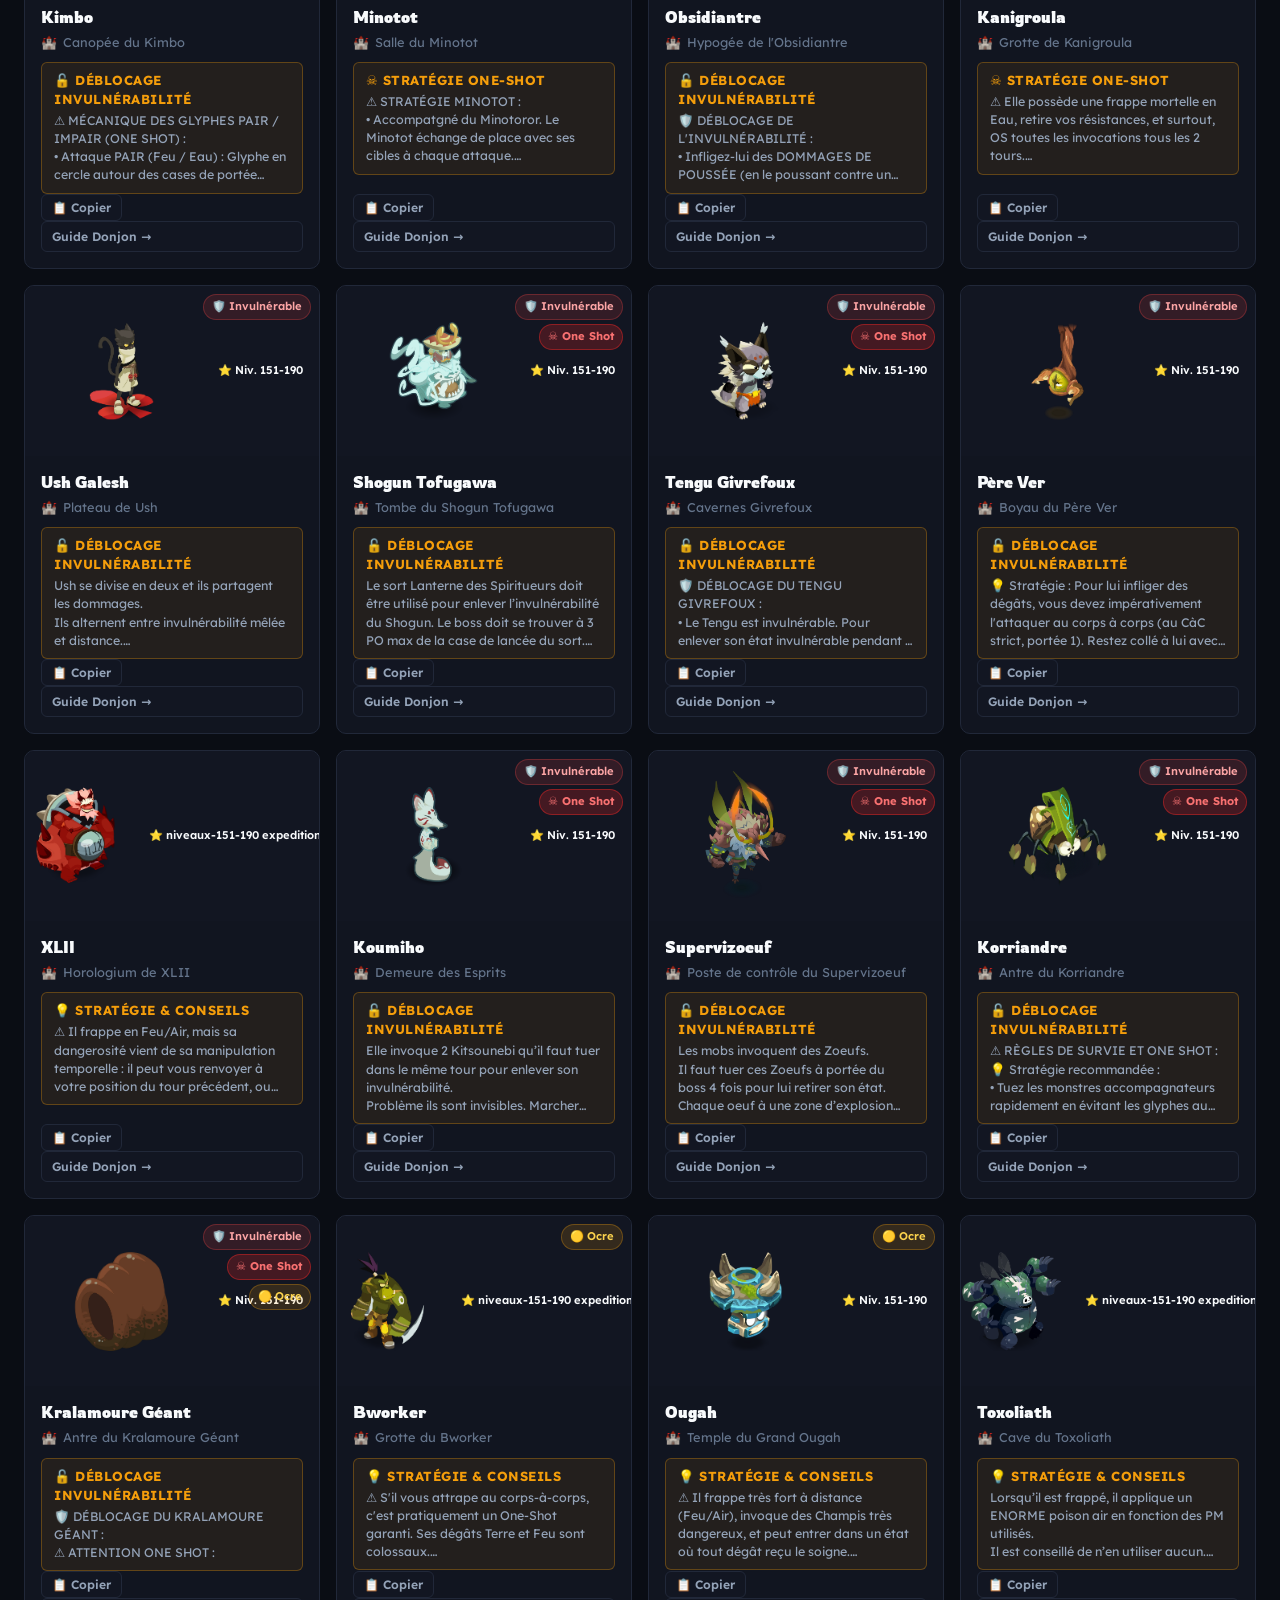
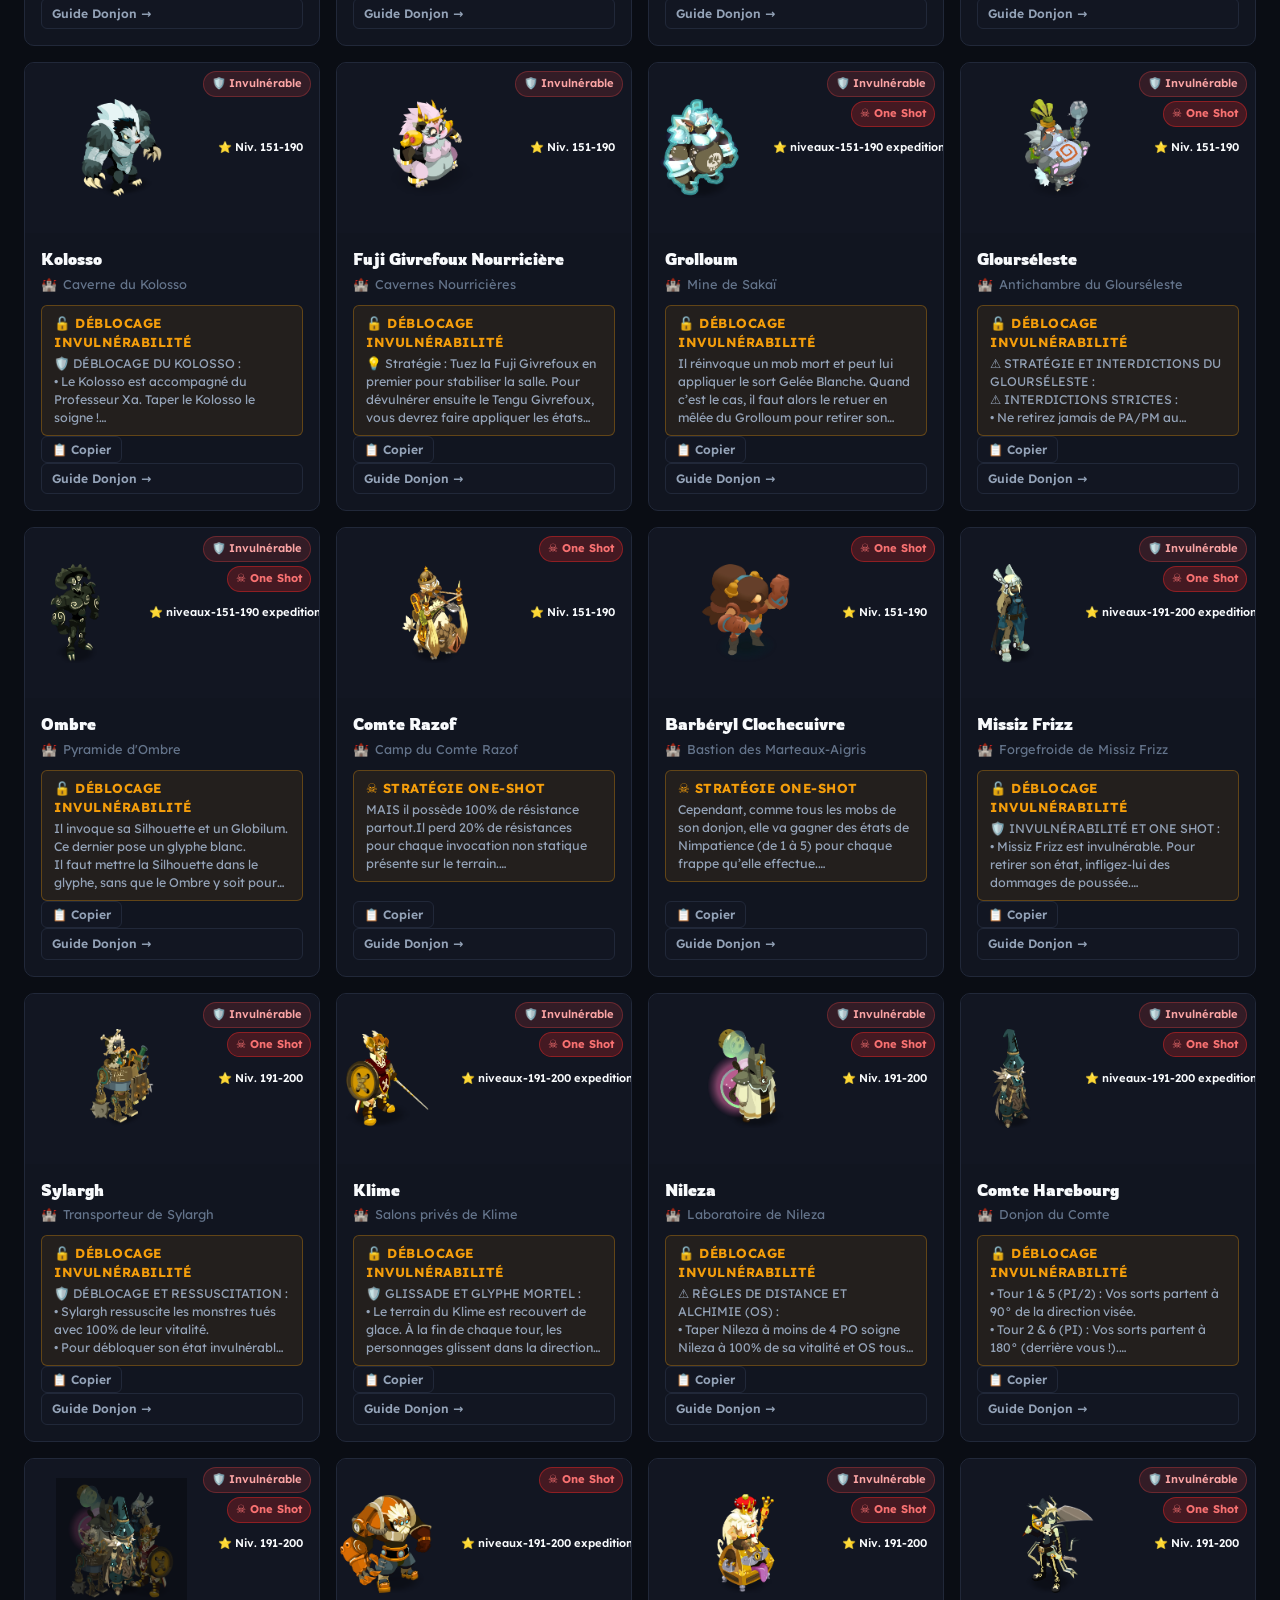
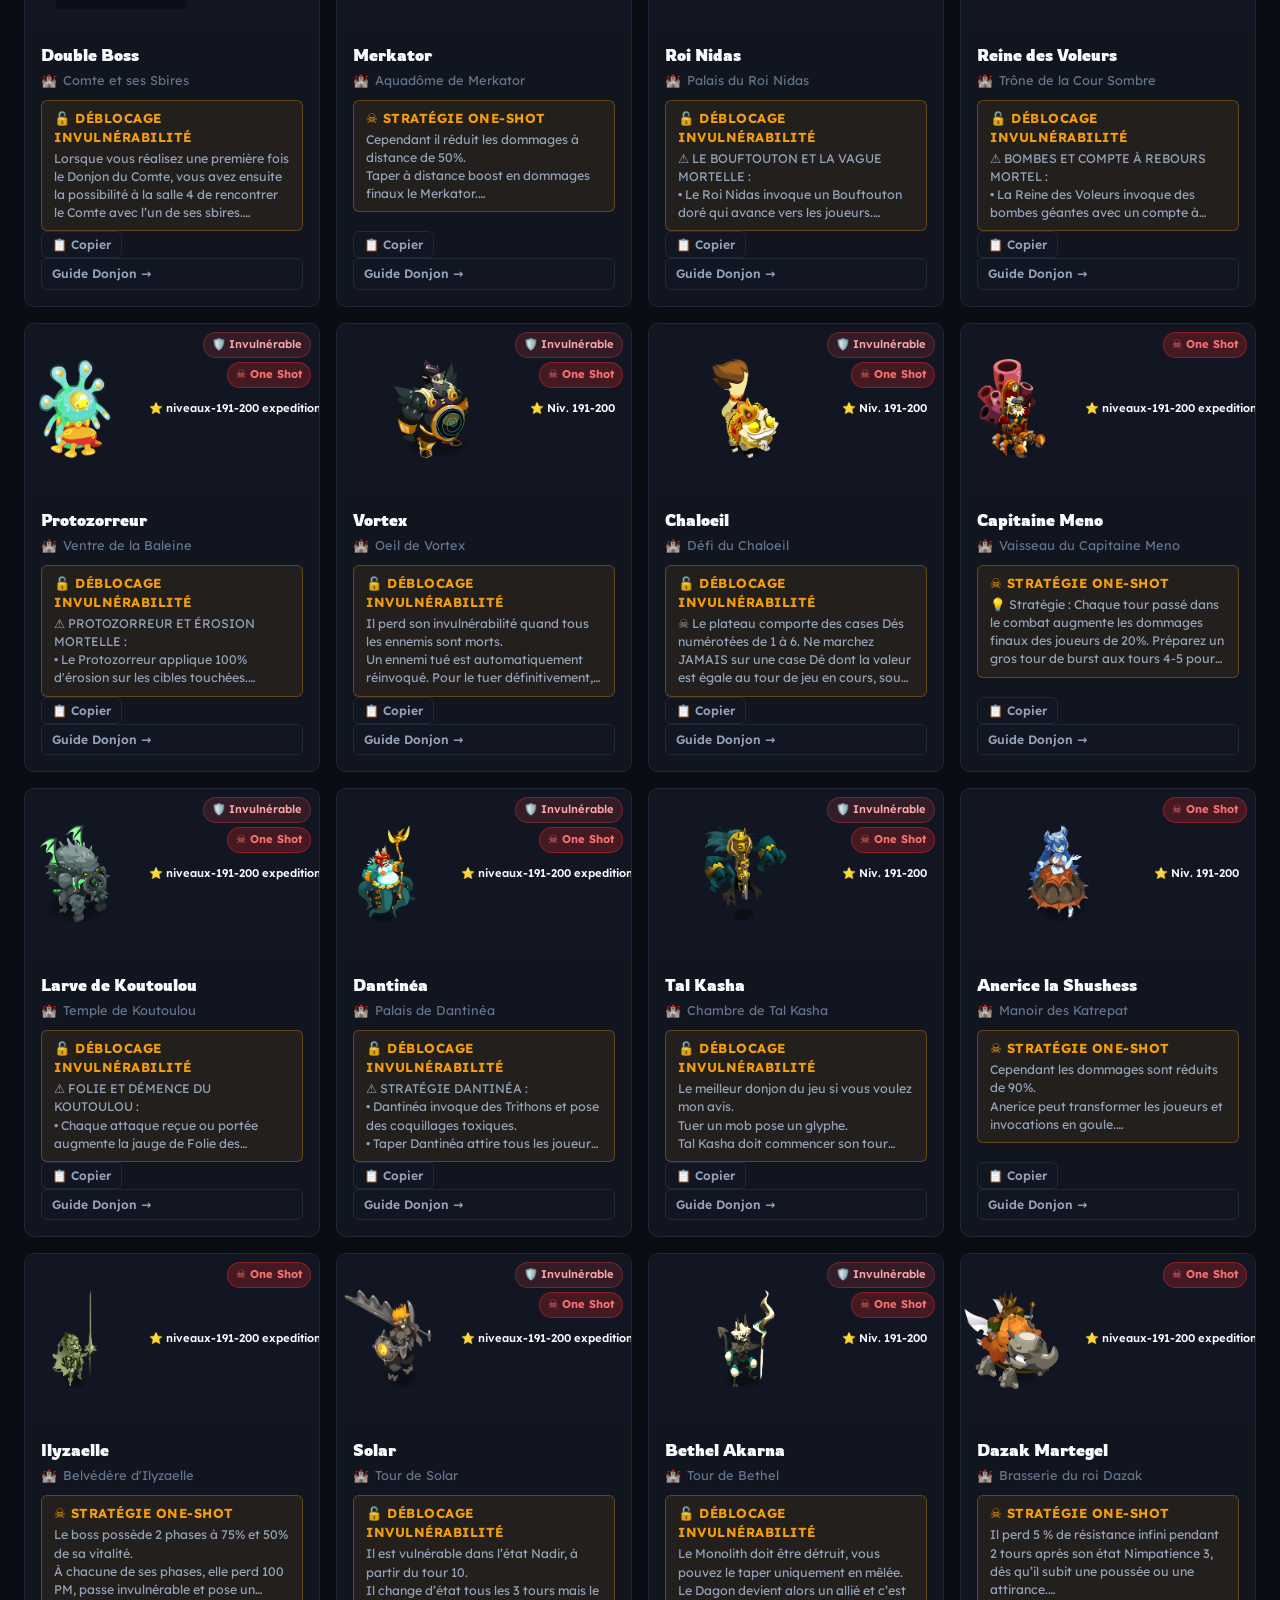
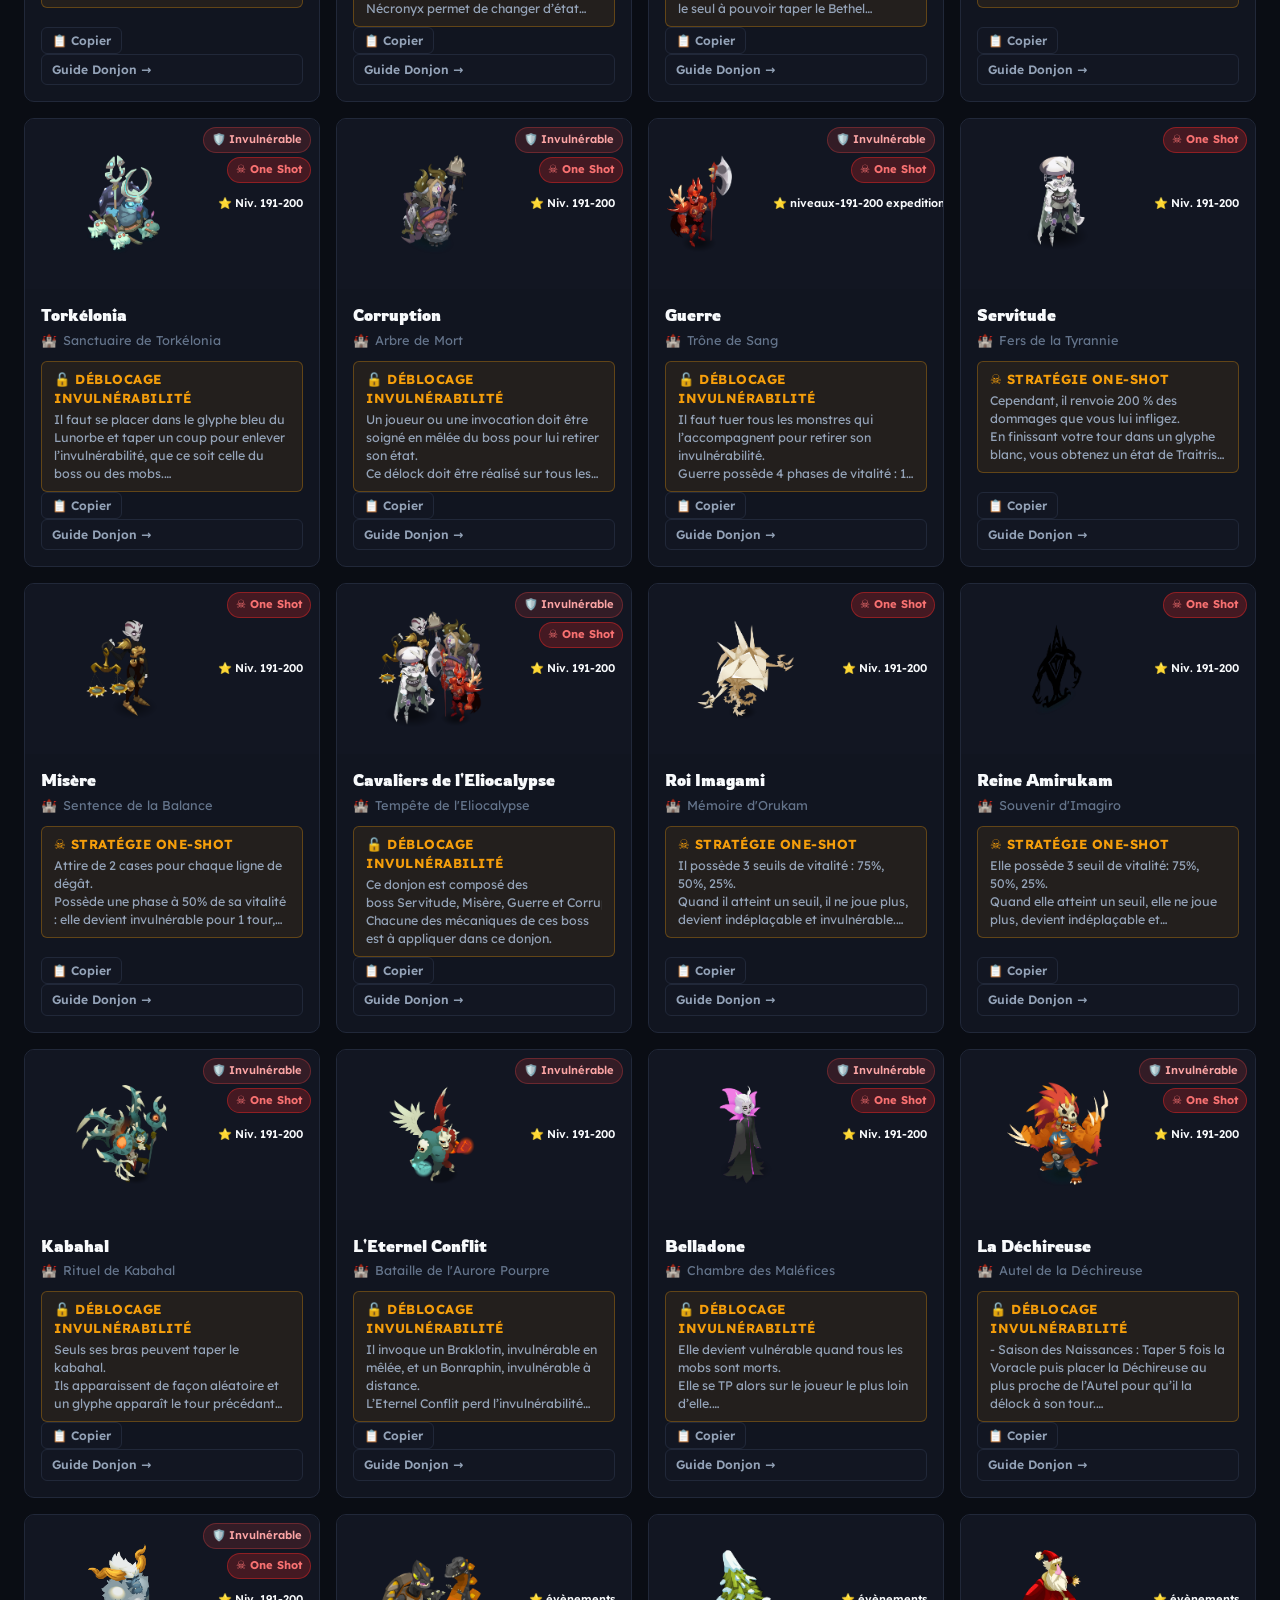
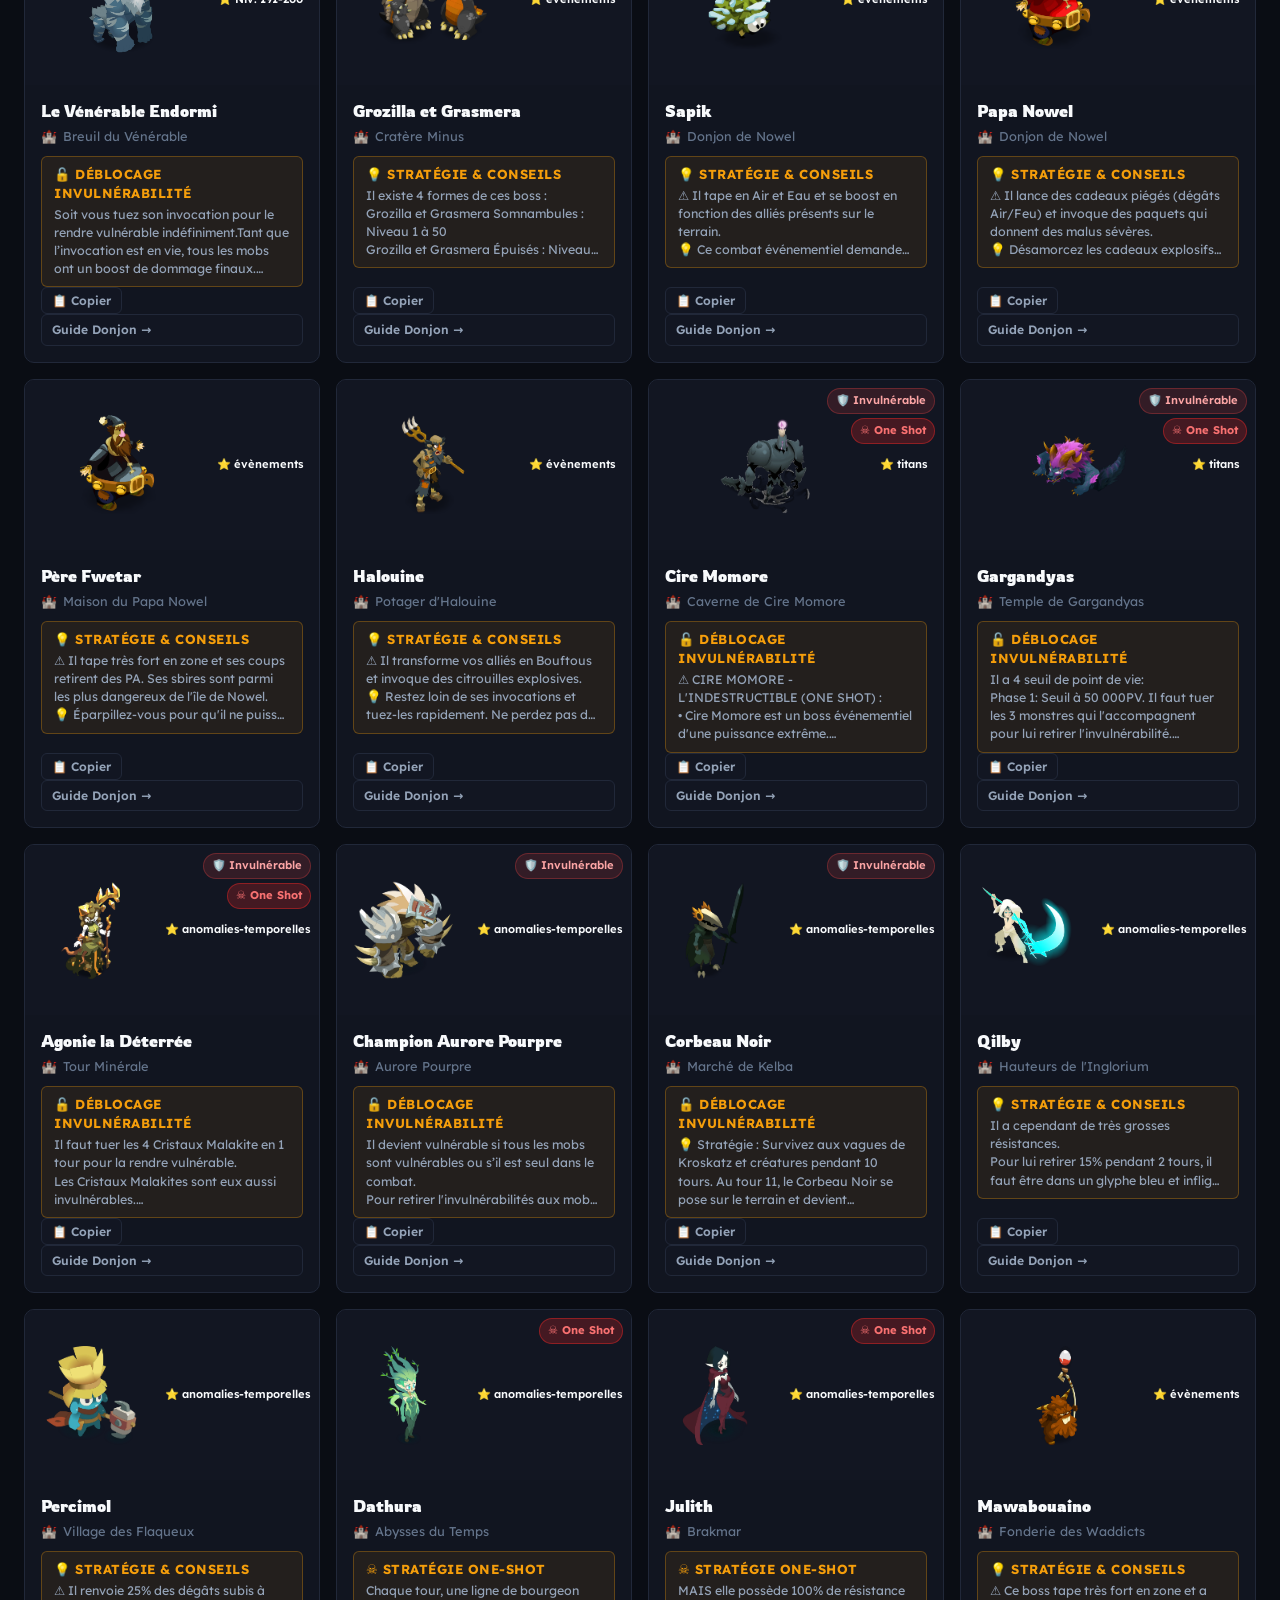
<file: donjons.html>
<!DOCTYPE html>
<html lang="fr">
<head>
  <meta charset="UTF-8">
  <meta name="viewport" content="width=device-width, initial-scale=1.0">
  <title>Boss & Donjons | DOFORGE</title>
  <meta name="description" content="Guide complet des donjons et boss de Dofus. Stratégies d'invulnérabilité, succès, fiches de sorts et capturabilité pour le Dofus Ocre.">
  
  <!-- Google Fonts -->
  <link rel="preconnect" href="https://fonts.googleapis.com">
  <link rel="preconnect" href="https://fonts.gstatic.com" crossorigin>
  <link href="https://fonts.googleapis.com/css2?family=Lexend:wght@300;400;500;600;700&family=Rowdies:wght@400;700&display=swap" rel="stylesheet">
  
  <!-- Favicon -->
  <link rel="icon" type="image/svg+xml" href="favicon.svg">
  
  <!-- CSS -->
  <link rel="stylesheet" href="css/style.css?v=3.6.2">
</head>
<body data-page="donjons" data-nav-section="bestiaires" data-nav-child="donjons">

  <!-- Header -->
  <header class="site-header">
    <div class="header-inner">
      <a href="index.html" class="logo">
        <div class="logo-icon">
          <img src="favicon.svg" alt="DOFORGE Logo" class="logo-img" width="28" height="28">
        </div>
        <span class="logo-text">DO<span class="logo-highlight">FORGE</span></span>
      </a>
      <nav class="header-nav" id="site-nav"></nav>
    </div>
  </header>

  <!-- Hero Section -->
  <section class="hero">
    <div class="hero-badge">👑 Stratégies de Donjons & Boss</div>
    <h1 class="hero-title">Boss & Donjons Dofus</h1>
    <p class="hero-subtitle">Consultez les guides de donjons, états d'invulnérabilité à débloquer, succès officiels et pierres d'âme pour le Dofus Ocre.</p>
  </section>

  <!-- Controls Section -->
  <section class="controls-section">
    <!-- Search Bar -->
    <div class="search-wrapper">
      <span class="search-icon">🔍</span>
      <input type="text" id="search-input" class="search-input" placeholder="Rechercher un donjon ou boss (nom, niveau, succès...)" autocomplete="off">
    </div>

    <!-- Filters by Level Range -->
    <div id="filters-donjons" class="filters-row">
      <button class="filter-pill active" data-filter="all">Tous les Niveaux</button>
      <button class="filter-pill" data-filter="niveaux-1-50">Niv. 1 à 50</button>
      <button class="filter-pill" data-filter="niveaux-51-100">Niv. 51 à 100</button>
      <button class="filter-pill" data-filter="niveaux-101-150">Niv. 101 à 150</button>
      <button class="filter-pill" data-filter="niveaux-151-190">Niv. 151 à 190</button>
      <button class="filter-pill" data-filter="niveaux-191-200">Niv. 191 à 200</button>
    </div>

    <div id="results-count" class="results-count">Affichage des donjons...</div>
  </section>

  <!-- Grid Section -->
  <section class="cards-section">
    <div id="loading" class="loading-container">
      <div class="loading-spinner"></div>
      <p>Chargement des boss et donjons...</p>
    </div>

    <div id="grid-donjons" class="cards-grid"></div>

    <div id="no-results" class="no-results" style="display: none;">
      <div class="no-results-icon">🔍</div>
      <div class="no-results-text">Aucun donjon ne correspond à votre recherche !</div>
    </div>
  </section>

  <!-- Toast -->
  <div class="toast-container">
    <div id="toast" class="toast">📋 Copié dans le presse-papier !</div>
  </div>

  <!-- Footer -->
  <footer class="site-footer">
    <div class="footer-text">
      <p>Dofus est un MMORPG édité par Ankama Games. <strong>DOFORGE</strong> est une forge tactique non-officielle créée par <strong>Sambo</strong>.</p>
    </div>
  </footer>

  <!-- App JS -->
  <script src="js/nav.js"></script>
  <script src="js/app.js"></script>
</body>
</html>
</file>
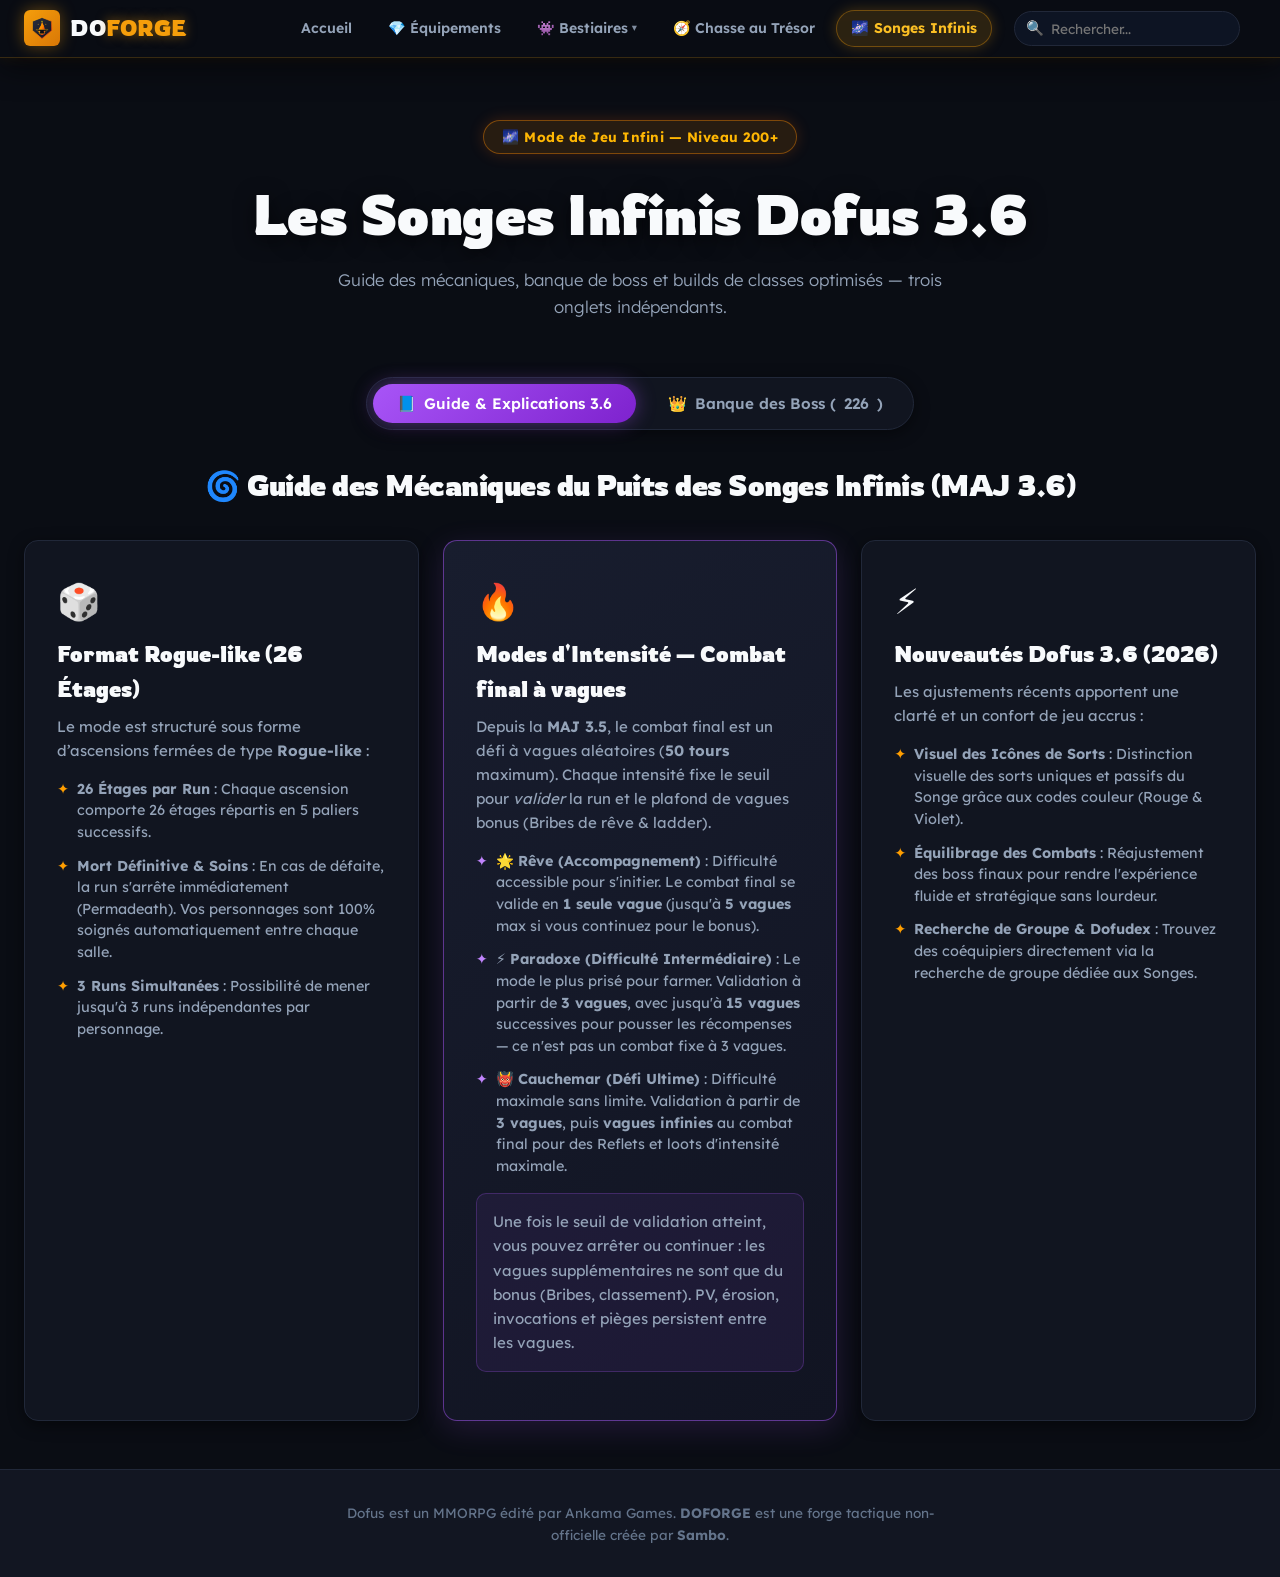
<file: songes.html>
<!DOCTYPE html>
<html lang="fr">
<head>
  <meta charset="UTF-8">
  <meta name="viewport" content="width=device-width, initial-scale=1.0">
  <title>Songes Infinis | DOFORGE</title>
  <meta name="description" content="Guide complet des Songes Infinis Dofus 3.6 : explication des modes Rêve, Paradoxe (15 vagues), Cauchemar (vagues infinies) et banque des Boss.">
  
  <!-- Google Fonts -->
  <link rel="preconnect" href="https://fonts.googleapis.com">
  <link rel="preconnect" href="https://fonts.gstatic.com" crossorigin>
  <link href="https://fonts.googleapis.com/css2?family=Lexend:wght@300;400;500;600;700&family=Rowdies:wght@400;700&display=swap" rel="stylesheet">
  
  <!-- Favicon -->
  <link rel="icon" type="image/svg+xml" href="favicon.svg">
  
  <!-- CSS -->
  <link rel="stylesheet" href="css/style.css?v=3.6.2">
</head>
<body data-page="songes" data-nav-section="songes">

  <!-- Header -->
  <header class="site-header">
    <div class="header-inner">
      <a href="index.html" class="logo">
        <div class="logo-icon">
          <img src="favicon.svg" alt="DOFORGE Logo" class="logo-img" width="28" height="28">
        </div>
        <span class="logo-text">DO<span class="logo-highlight">FORGE</span></span>
      </a>
      <nav class="header-nav" id="site-nav"></nav>
    </div>
  </header>

  <!-- Hero Section -->
  <section class="hero">
    <div class="hero-badge">🌌 Mode de Jeu Infini — Niveau 200+</div>
    <h1 class="hero-title">Les Songes Infinis Dofus 3.6</h1>
    <p class="hero-subtitle">Guide des mécaniques, banque de boss et builds de classes optimisés — trois onglets indépendants.</p>
  </section>

  <!-- Sub-Navigation Toggle -->
  <section class="sub-nav-section" aria-label="Navigation Songes">
    <div class="sub-nav-container">
      <button type="button" class="sub-nav-btn active" data-songes-panel="guide">
        <span>📘</span> Guide &amp; Explications 3.6
      </button>
      <button type="button" class="sub-nav-btn" data-songes-panel="database">
        <span>👑</span> Banque des Boss (<span id="count-songes-tab">…</span>)
      </button>
    </div>
  </section>

  <!-- Panel 1: Songes Educational Guide -->
  <section id="panel-songes-guide" class="songes-guide-section">
    <div class="section-container">
      <h2 class="guide-main-heading">🌀 Guide des Mécaniques du Puits des Songes Infinis (MAJ 3.6)</h2>
      
      <div class="guide-cards-grid">
        
        <!-- Card 1: Format Rogue-like -->
        <div class="guide-card">
          <div class="guide-card-icon">🎲</div>
          <h3>Format Rogue-like (26 Étages)</h3>
          <p>Le mode est structuré sous forme d’ascensions fermées de type <strong>Rogue-like</strong> :</p>
          <ul class="guide-list">
            <li><strong>26 Étages par Run</strong> : Chaque ascension comporte 26 étages répartis en 5 paliers successifs.</li>
            <li><strong>Mort Définitive & Soins</strong> : En cas de défaite, la run s'arrête immédiatement (Permadeath). Vos personnages sont 100% soignés automatiquement entre chaque salle.</li>
            <li><strong>3 Runs Simultanées</strong> : Possibilité de mener jusqu'à 3 runs indépendantes par personnage.</li>
          </ul>
        </div>

        <!-- Card 2: 3 Niveaux d'Intensité (MAJ 3.5 — combat final à vagues) -->
        <div class="guide-card guide-card-highlight">
          <div class="guide-card-icon">🔥</div>
          <h3>Modes d'Intensité — Combat final à vagues</h3>
          <p>Depuis la <strong>MAJ 3.5</strong>, le combat final est un défi à vagues aléatoires (<strong>50 tours</strong> maximum). Chaque intensité fixe le seuil pour <em>valider</em> la run et le plafond de vagues bonus (Bribes de rêve &amp; ladder).</p>
          <ul class="guide-list">
            <li>🌟 <strong>Rêve (Accompagnement)</strong> : Difficulté accessible pour s'initier. Le combat final se valide en <strong>1 seule vague</strong> (jusqu'à <strong>5 vagues</strong> max si vous continuez pour le bonus).</li>
            <li>⚡ <strong>Paradoxe (Difficulté Intermédiaire)</strong> : Le mode le plus prisé pour farmer. Validation à partir de <strong>3 vagues</strong>, avec jusqu'à <strong>15 vagues</strong> successives pour pousser les récompenses — ce n'est pas un combat fixe à 3 vagues.</li>
            <li>👹 <strong>Cauchemar (Défi Ultime)</strong> : Difficulté maximale sans limite. Validation à partir de <strong>3 vagues</strong>, puis <strong>vagues infinies</strong> au combat final pour des Reflets et loots d'intensité maximale.</li>
          </ul>
          <p class="guide-note">Une fois le seuil de validation atteint, vous pouvez arrêter ou continuer : les vagues supplémentaires ne sont que du bonus (Bribes, classement). PV, érosion, invocations et pièges persistent entre les vagues.</p>
        </div>

        <!-- Card 3: Nouveautés & Ergonomie MAJ 3.6 -->
        <div class="guide-card">
          <div class="guide-card-icon">⚡</div>
          <h3>Nouveautés Dofus 3.6 (2026)</h3>
          <p>Les ajustements récents apportent une clarté et un confort de jeu accrus :</p>
          <ul class="guide-list">
            <li><strong>Visuel des Icônes de Sorts</strong> : Distinction visuelle des sorts uniques et passifs du Songe grâce aux codes couleur (Rouge & Violet).</li>
            <li><strong>Équilibrage des Combats</strong> : Réajustement des boss finaux pour rendre l'expérience fluide et stratégique sans lourdeur.</li>
            <li><strong>Recherche de Groupe & Dofudex</strong> : Trouvez des coéquipiers directement via la recherche de groupe dédiée aux Songes.</li>
          </ul>
        </div>

      </div>
    </div>
  </section>

  <!-- Panel 2: Banque boss (contenu chargé à la demande, séparé du guide) -->
  <div id="panel-songes-database" class="songes-database-panel" hidden>
    <header class="songes-database-header">
      <h2 class="songes-database-title">👑 Banque des Boss de Songe</h2>
      <p class="songes-database-lead">Fiches tactiques (donjons &amp; avis) pour préparer vos runs — sans mélanger avec le guide explicatif ci-dessus.</p>
    </header>

    <!-- Controls Section -->
    <section class="controls-section">
      <!-- Search Bar -->
      <div class="search-wrapper">
        <span class="search-icon">🔍</span>
        <input type="text" id="search-input" class="search-input" placeholder="Rechercher un boss de Songe (nom, niveau, invulnérabilité...)" autocomplete="off">
      </div>

      <!-- Filters by Level Range -->
      <div id="filters-songes" class="filters-row">
        <button class="filter-pill active" data-filter="all">Tous les Boss de Songe</button>
        <button class="filter-pill" data-filter="niveaux-1-50">Niv. 1 à 50</button>
        <button class="filter-pill" data-filter="niveaux-51-100">Niv. 51 à 100</button>
        <button class="filter-pill" data-filter="niveaux-101-150">Niv. 101 à 150</button>
        <button class="filter-pill" data-filter="niveaux-151-190">Niv. 151 à 190</button>
        <button class="filter-pill" data-filter="niveaux-191-200">Niv. 191 à 200</button>
      </div>

      <div id="results-count" class="results-count">Affichage des boss de Songe...</div>
    </section>

    <!-- Grid Section -->
    <section class="cards-section">
      <div id="loading" class="loading-container">
        <div class="loading-spinner"></div>
        <p>Chargement des boss des Songes Infinis...</p>
      </div>

      <div id="grid-songes" class="cards-grid"></div>

      <div id="no-results" class="no-results" style="display: none;">
        <div class="no-results-icon">🔍</div>
        <div class="no-results-text">Aucun boss de Songe ne correspond à votre recherche !</div>
      </div>
    </section>
  </div>

  <!-- Toast -->
  <div class="toast-container">
    <div id="toast" class="toast">📋 Copié dans le presse-papier !</div>
  </div>

  <!-- Footer -->
  <footer class="site-footer">
    <div class="footer-text">
      <p>Dofus est un MMORPG édité par Ankama Games. <strong>DOFORGE</strong> est une forge tactique non-officielle créée par <strong>Sambo</strong>.</p>
    </div>
  </footer>

  <!-- App JS -->
  <script src="js/nav.js"></script>
  <script src="js/app.js"></script>
</body>
</html>
</file>
<file: css/style.css>
/* === DOFORGE - Molten Forge Style Sheet === */
:root {
  /* Forge Obsidian & Slate Theme */
  --bg-primary: #0a0d14;
  --bg-secondary: #121622;
  --bg-tertiary: #1b2132;
  --bg-card: #111520;
  --bg-card-hover: #181d2c;

  /* Accent Colors - Molten Gold & Fire Lava Orange */
  --accent-primary: #ff9e00;
  --accent-hover: #ff6000;
  --accent-subtle: rgba(255, 158, 0, 0.15);
  --accent-glow: rgba(255, 110, 0, 0.35);

  /* Semantic Colors */
  --color-danger: #ef4444;
  --color-danger-bg: rgba(239, 68, 68, 0.15);
  --color-success: #10b981;
  --color-success-bg: rgba(16, 185, 129, 0.15);
  --color-warning: #f59e0b;
  --color-warning-bg: rgba(245, 158, 11, 0.15);
  --color-cyan: #06b6d4;
  --color-cyan-bg: rgba(6, 182, 212, 0.15);

  /* Text Colors */
  --text-primary: #f8fafc;
  --text-secondary: #94a3b8;
  --text-muted: #64748b;
  --text-accent: #ffb703;

  /* Forge Glowing Borders */
  --border-subtle: #212839;
  --border-light: #323d57;
  --border-accent: #ff9e00;
  --border-forge: rgba(255, 140, 0, 0.4);

  /* Spacing */
  --space-xs: 0.25rem;
  --space-sm: 0.5rem;
  --space-md: 1rem;
  --space-lg: 1.5rem;
  --space-xl: 2rem;
  --space-2xl: 3rem;

  /* Border Radius */
  --radius-sm: 6px;
  --radius-md: 10px;
  --radius-lg: 14px;
  --radius-full: 9999px;

  /* Shadows */
  --shadow-card: 0 4px 16px rgba(0, 0, 0, 0.45);
  --shadow-hover: 0 8px 30px rgba(255, 100, 0, 0.22);

  /* Typography */
  --font-display: 'Rowdies', cursive, system-ui;
  --font-body: 'Lexend', system-ui, -apple-system, sans-serif;
}

/* ===== RESET & BASE ===== */
*, *::before, *::after {
  box-sizing: border-box;
  margin: 0;
  padding: 0;
}

html {
  scroll-behavior: smooth;
}

body {
  font-family: var(--font-body);
  background: var(--bg-primary);
  color: var(--text-primary);
  line-height: 1.6;
  min-height: 100vh;
  overflow-x: hidden;
  -webkit-font-smoothing: antialiased;
}

a {
  color: var(--text-accent);
  text-decoration: none;
  transition: color 0.15s ease;
}
a:hover {
  color: var(--accent-primary);
}

/* ===== SCROLLBAR ===== */
::-webkit-scrollbar {
  width: 8px;
}
::-webkit-scrollbar-track {
  background: var(--bg-primary);
}
::-webkit-scrollbar-thumb {
  background: var(--bg-tertiary);
  border-radius: var(--radius-full);
}
::-webkit-scrollbar-thumb:hover {
  background: var(--border-light);
}

/* ===== HEADER ===== */
.site-header {
  position: fixed;
  top: 0;
  left: 0;
  right: 0;
  z-index: 1000;
  background: rgba(10, 13, 20, 0.88);
  backdrop-filter: blur(16px);
  border-bottom: 1px solid rgba(245, 158, 11, 0.2);
  box-shadow: 0 8px 30px rgba(0, 0, 0, 0.6), 0 1px 12px rgba(245, 158, 11, 0.1);
  padding: 10px 0;
}

.header-inner {
  max-width: 1350px;
  margin: 0 auto;
  padding: 0 var(--space-lg);
  display: flex;
  align-items: center;
  justify-content: space-between;
}

.logo {
  display: flex;
  align-items: center;
  gap: 10px;
  text-decoration: none;
}

.logo-icon {
  width: 36px;
  height: 36px;
  border-radius: var(--radius-sm);
  background: linear-gradient(135deg, #f59e0b, #d97706);
  box-shadow: 0 0 16px rgba(245, 158, 11, 0.4);
  display: flex;
  align-items: center;
  justify-content: center;
  font-size: 1.2rem;
}

.logo-img {
  width: 24px;
  height: 24px;
  object-fit: contain;
}

.logo-text {
  font-family: var(--font-display);
  font-size: 1.35rem;
  font-weight: 700;
  color: var(--text-primary);
  letter-spacing: 0.5px;
}

.logo-highlight {
  color: #f59e0b;
  text-shadow: 0 0 12px rgba(245, 158, 11, 0.5);
}

.header-nav {
  display: flex;
  align-items: center;
  gap: 6px;
}

.nav-link {
  font-size: 0.88rem;
  font-weight: 600;
  color: #94a3b8;
  padding: 6px 14px;
  border-radius: var(--radius-full);
  border: 1px solid transparent;
  transition: all 0.2s ease;
  white-space: nowrap;
}

.nav-link:hover {
  color: #ffffff;
  background: rgba(255, 255, 255, 0.08);
}

.nav-link.active {
  color: #fbbf24;
  background: rgba(245, 158, 11, 0.15);
  border-color: rgba(245, 158, 11, 0.35);
  box-shadow: 0 0 14px rgba(245, 158, 11, 0.25);
  font-weight: 700;
}

.nav-dropdown {
  position: relative;
}

.nav-dropdown-trigger {
  display: inline-flex;
  align-items: center;
  gap: 4px;
}


.nav-chevron {
  font-size: 0.65rem;
  opacity: 0.85;
  transition: transform 0.15s ease;
}

.nav-dropdown:hover .nav-chevron,
.nav-dropdown.is-open .nav-chevron,
.nav-dropdown:focus-within .nav-chevron {
  transform: rotate(180deg);
}

.nav-dropdown-menu {
  position: absolute;
  top: calc(100% + 8px);
  left: 50%;
  transform: translateX(-50%) translateY(6px);
  min-width: 220px;
  padding: 8px;
  background: var(--bg-secondary);
  border: 1px solid var(--border-light);
  border-radius: var(--radius-md);
  box-shadow: var(--shadow-card);
  opacity: 0;
  visibility: hidden;
  pointer-events: none;
  transition: opacity 0.15s ease, transform 0.15s ease, visibility 0.15s;
  z-index: 1100;
}

.nav-dropdown:hover .nav-dropdown-menu,
.nav-dropdown.is-open .nav-dropdown-menu,
.nav-dropdown:focus-within .nav-dropdown-menu {
  opacity: 1;
  visibility: visible;
  pointer-events: auto;
  transform: translateX(-50%) translateY(0);
}

.nav-dropdown-link {
  display: block;
  font-size: 0.88rem;
  font-weight: 500;
  color: var(--text-secondary);
  padding: 10px 14px;
  border-radius: var(--radius-sm);
  transition: background 0.15s ease, color 0.15s ease;
}

.nav-dropdown-link:hover {
  color: var(--text-primary);
  background: var(--bg-tertiary);
}

.nav-dropdown-link.active {
  color: #fff;
  background: linear-gradient(135deg, #10b981, #059669);
  box-shadow: 0 0 12px rgba(16, 185, 129, 0.35);
  font-weight: 600;
}

.nav-dropdown-trigger.active {
  color: #0a0d14;
  background: linear-gradient(135deg, #ff9e00, #ff5400);
  box-shadow: 0 0 14px rgba(255, 120, 0, 0.4);
  font-weight: 700;
}

/* ===== HERO SECTION ===== */
.hero {
  padding: 120px var(--space-lg) var(--space-xl);
  text-align: center;
}

.hero-badge {
  display: inline-block;
  font-size: 0.85rem;
  font-weight: 700;
  padding: 5px 18px;
  border-radius: var(--radius-full);
  background: rgba(255, 140, 0, 0.12);
  color: #ffb703;
  border: 1px solid rgba(255, 140, 0, 0.4);
  box-shadow: 0 0 15px rgba(255, 100, 0, 0.2);
  margin-bottom: var(--space-md);
  letter-spacing: 0.5px;
}

.hero-title {
  font-family: var(--font-display);
  font-size: clamp(2.2rem, 4.5vw, 3.5rem);
  color: var(--text-primary);
  margin-bottom: var(--space-sm);
  letter-spacing: -0.5px;
  text-shadow: 0 4px 20px rgba(0, 0, 0, 0.6);
}

.hero-subtitle {
  font-size: 1.05rem;
  color: var(--text-secondary);
  max-width: 620px;
  margin: 0 auto var(--space-lg);
  font-weight: 300;
}

/* ===== TABS ===== */
.tabs-container {
  display: flex;
  justify-content: center;
  gap: var(--space-sm);
  margin-bottom: var(--space-lg);
  flex-wrap: wrap;
}

.tab-btn {
  font-family: var(--font-body);
  font-size: 0.95rem;
  font-weight: 600;
  padding: 10px 24px;
  border: 1px solid var(--border-subtle);
  border-radius: var(--radius-full);
  background: var(--bg-secondary);
  color: var(--text-secondary);
  cursor: pointer;
  transition: all 0.2s ease;
  display: flex;
  align-items: center;
  gap: 8px;
}

.tab-btn:hover {
  border-color: var(--border-forge);
  color: var(--text-primary);
  background: var(--bg-tertiary);
  box-shadow: 0 0 12px rgba(255, 100, 0, 0.15);
}

.tab-btn.active {
  border-color: #ff9e00;
  background: linear-gradient(135deg, #ff9e00, #ff5400);
  color: #0a0d14;
  font-weight: 700;
  box-shadow: 0 0 20px rgba(255, 100, 0, 0.45);
}

.tab-btn .tab-count {
  background: rgba(0, 0, 0, 0.28);
  padding: 2px 8px;
  border-radius: var(--radius-full);
  font-size: 0.8rem;
  font-weight: 700;
}

/* ===== CONTROLS SECTION ===== */
.controls-section {
  max-width: 1300px;
  margin: 0 auto;
  padding: 0 var(--space-lg) var(--space-lg);
}

.search-wrapper {
  position: relative;
  max-width: 500px;
  margin: 0 auto var(--space-lg);
}

.search-input {
  width: 100%;
  padding: 12px 18px 12px 46px;
  border: 1px solid var(--border-subtle);
  border-radius: var(--radius-full);
  background: var(--bg-secondary);
  color: var(--text-primary);
  font-family: var(--font-body);
  font-size: 0.95rem;
  outline: none;
  transition: border-color 0.15s ease;
}

.search-input::placeholder {
  color: var(--text-muted);
}

.search-input:focus {
  border-color: var(--accent-primary);
  background: var(--bg-tertiary);
}

.search-icon {
  position: absolute;
  left: 16px;
  top: 50%;
  transform: translateY(-50%);
  color: var(--text-muted);
  font-size: 1.1rem;
  pointer-events: none;
}

/* Filter Pills */
.filters-row {
  display: flex;
  flex-wrap: wrap;
  justify-content: center;
  gap: 6px;
  margin-bottom: var(--space-sm);
}

.search-input:focus {
  border-color: var(--accent-primary);
  box-shadow: 0 0 16px rgba(255, 140, 0, 0.35);
}

/* Filter Pills */
.filters-row {
  display: flex;
  flex-wrap: wrap;
  justify-content: center;
  gap: 6px;
  margin-bottom: var(--space-sm);
}

.filter-pill {
  font-family: var(--font-body);
  font-size: 0.82rem;
  font-weight: 500;
  padding: 6px 14px;
  border: 1px solid var(--border-subtle);
  border-radius: var(--radius-full);
  background: var(--bg-secondary);
  color: var(--text-muted);
  cursor: pointer;
  transition: all 0.2s ease;
  white-space: nowrap;
}

.filter-pill:hover {
  border-color: var(--border-forge);
  color: var(--text-primary);
  background: var(--bg-tertiary);
}

.filter-pill.active {
  border-color: #ff9e00;
  background: rgba(255, 158, 0, 0.18);
  color: #ffb703;
  font-weight: 700;
  box-shadow: 0 0 12px rgba(255, 140, 0, 0.25);
}

.filter-pill.pill-green.active {
  border-color: var(--color-success);
  background: var(--color-success-bg);
  color: #6ee7b7;
}

.filter-pill.pill-gold.active {
  border-color: var(--accent-primary);
  background: var(--accent-subtle);
  color: #fcd34d;
}

.results-count {
  text-align: center;
  font-size: 0.85rem;
  color: var(--text-muted);
  margin-top: var(--space-sm);
}

/* ===== CARDS GRID ===== */
.cards-section {
  max-width: 1300px;
  margin: 0 auto;
  padding: 0 var(--space-lg) var(--space-2xl);
}

.cards-grid {
  display: grid;
  grid-template-columns: repeat(auto-fill, minmax(240px, 1fr));
  gap: var(--space-md);
}

/* Mob Card Design */
.mob-card {
  position: relative;
  border-radius: var(--radius-md);
  background: var(--bg-card);
  border: 1px solid var(--border-subtle);
  overflow: hidden;
  cursor: pointer;
  transition: transform 0.2s ease, border-color 0.2s ease, background 0.2s ease, box-shadow 0.2s ease;
  display: flex;
  flex-direction: column;
}

.mob-card:hover {
  transform: translateY(-4px);
  border-color: var(--border-forge);
  background: var(--bg-card-hover);
  box-shadow: 0 8px 30px rgba(255, 100, 0, 0.22);
}

.mob-card.hidden {
  display: none !important;
}

.card-image-wrapper {
  position: relative;
  height: 170px;
  overflow: hidden;
  background: var(--bg-secondary);
  display: flex;
  align-items: center;
  justify-content: center;
  padding: var(--space-sm);
}

.card-img {
  width: 85%;
  height: 85%;
  object-fit: contain;
  transition: transform 0.2s ease;
}

.mob-card:hover .card-img {
  transform: scale(1.06);
}

.card-mob-icon {
  font-size: 4rem;
  opacity: 0.4;
}

/* Badges */
.card-badges {
  position: absolute;
  top: 8px;
  right: 8px;
  display: flex;
  flex-direction: column;
  align-items: flex-end;
  gap: 4px;
  z-index: 2;
}

.badge {
  font-size: 0.7rem;
  font-weight: 600;
  padding: 3px 8px;
  border-radius: var(--radius-full);
  display: inline-flex;
  align-items: center;
  gap: 4px;
  white-space: nowrap;
}

.badge-zone {
  position: absolute;
  top: 8px;
  left: 8px;
  z-index: 2;
  background: rgba(15, 23, 42, 0.85);
  color: var(--text-secondary);
  border: 1px solid var(--border-subtle);
}

.badge-invulnerable {
  background: var(--color-danger-bg);
  color: #fca5a5;
  border: 1px solid rgba(239, 68, 68, 0.3);
}

.badge-os {
  background: rgba(220, 38, 38, 0.25);
  color: #f87171;
  border: 1px solid rgba(220, 38, 38, 0.5);
  font-weight: 700;
}

.badge-emeraude {
  background: var(--color-success-bg);
  color: #6ee7b7;
  border: 1px solid rgba(16, 185, 129, 0.3);
}

.badge-ocre {
  background: var(--color-warning-bg);
  color: #fcd34d;
  border: 1px solid rgba(245, 158, 11, 0.3);
}

.badge-legendary {
  background: var(--color-cyan-bg);
  color: #67e8f9;
  border: 1px solid rgba(6, 182, 212, 0.3);
}

.badge-cat-boss {
  position: static;
  background: rgba(245, 158, 11, 0.25);
  color: #fbbf24;
  border: 1px solid rgba(245, 158, 11, 0.5);
  backdrop-filter: blur(8px);
  font-weight: 700;
}

.badge-cat-avis {
  position: static;
  background: rgba(59, 130, 246, 0.25);
  color: #60a5fa;
  border: 1px solid rgba(59, 130, 246, 0.5);
  backdrop-filter: blur(8px);
  font-weight: 700;
}

.mob-card.songe-card {
  border-color: rgba(168, 85, 247, 0.35);
}

.mob-card.songe-card:hover {
  border-color: rgba(168, 85, 247, 0.8);
  box-shadow: 0 8px 30px rgba(168, 85, 247, 0.3);
}



/* Card Body */
.card-body {
  padding: var(--space-md);
  flex-grow: 1;
  display: flex;
  flex-direction: column;
  justify-content: space-between;
}

.card-title {
  font-family: var(--font-display);
  font-size: 1rem;
  color: var(--text-primary);
  margin-bottom: 4px;
  line-height: 1.3;
}

.card-subtitle {
  font-size: 0.8rem;
  color: var(--text-muted);
  display: flex;
  align-items: center;
  gap: 6px;
  margin-bottom: 10px;
}

/* Card Actions */
.card-actions {
  display: flex;
  align-items: center;
  gap: 6px;
  padding-top: 8px;
  border-top: 1px solid var(--border-subtle);
}

.btn-action {
  font-family: var(--font-body);
  font-size: 0.76rem;
  font-weight: 600;
  padding: 5px 10px;
  border-radius: var(--radius-sm);
  border: 1px solid var(--border-subtle);
  background: var(--bg-secondary);
  color: var(--text-secondary);
  cursor: pointer;
  transition: all 0.15s ease;
  display: flex;
  align-items: center;
  gap: 4px;
}

.btn-action:hover {
  background: var(--bg-tertiary);
  color: var(--text-primary);
  border-color: var(--border-light);
}

/* ===== NO RESULTS ===== */
.no-results {
  text-align: center;
  padding: var(--space-2xl) var(--space-md);
  color: var(--text-muted);
  display: none;
}

.no-results.visible {
  display: block;
}

.no-results-icon {
  font-size: 3rem;
  margin-bottom: var(--space-sm);
  opacity: 0.4;
}

.no-results-text {
  font-size: 1.05rem;
  font-weight: 500;
}

/* =============================== */
/* ===== DETAIL PAGE STYLES ===== */
/* =============================== */

.detail-container {
  max-width: 900px;
  margin: 0 auto;
  padding: 100px var(--space-lg) var(--space-2xl);
}

.back-button {
  display: inline-flex;
  align-items: center;
  gap: 6px;
  padding: 8px 18px;
  border-radius: var(--radius-full);
  background: var(--bg-secondary);
  border: 1px solid var(--border-subtle);
  color: var(--text-secondary);
  font-size: 0.9rem;
  font-weight: 500;
  cursor: pointer;
  text-decoration: none;
  transition: all 0.15s ease;
}

.back-button:hover {
  background: var(--bg-tertiary);
  color: var(--text-primary);
  border-color: var(--border-light);
}



/* Detail Header */
.detail-header {
  text-align: center;
  margin-bottom: var(--space-xl);
  padding-bottom: var(--space-lg);
  border-bottom: 1px solid var(--border-subtle);
}

.detail-mob-img-wrapper {
  display: flex;
  justify-content: center;
  align-items: center;
  margin-bottom: var(--space-md);
}

.detail-mob-img {
  max-width: 200px;
  max-height: 200px;
  object-fit: contain;
}

.detail-mob-icon {
  font-size: 5rem;
  margin-bottom: var(--space-sm);
  opacity: 0.6;
}

.detail-title {
  font-family: var(--font-display);
  font-size: clamp(1.8rem, 3.5vw, 2.5rem);
  color: var(--text-primary);
  margin-bottom: 6px;
}

.detail-location {
  font-size: 1rem;
  color: var(--text-secondary);
  display: flex;
  align-items: center;
  justify-content: center;
  gap: 6px;
}

.detail-badges {
  display: flex;
  justify-content: center;
  gap: 6px;
  margin-top: var(--space-md);
  flex-wrap: wrap;
}

.detail-badges .badge {
  font-size: 0.8rem;
  padding: 4px 12px;
}

/* Detail Sections */
.detail-section {
  background: var(--bg-card);
  border: 1px solid var(--border-subtle);
  border-radius: var(--radius-md);
  padding: var(--space-lg);
  margin-bottom: var(--space-md);
}

.section-header {
  display: flex;
  align-items: center;
  gap: 12px;
  margin-bottom: var(--space-md);
}

.section-icon {
  width: 36px;
  height: 36px;
  border-radius: var(--radius-sm);
  display: flex;
  align-items: center;
  justify-content: center;
  font-size: 1.1rem;
  flex-shrink: 0;
}

.section-icon.purple { background: var(--accent-subtle); color: var(--text-accent); }
.section-icon.red { background: var(--color-danger-bg); color: var(--color-danger); }
.section-icon.gold { background: var(--color-warning-bg); color: var(--color-warning); }
.section-icon.cyan { background: var(--color-cyan-bg); color: var(--color-cyan); }

.section-title {
  font-family: var(--font-display);
  font-size: 1.15rem;
  color: var(--text-primary);
}

/* Invulnerable Alert */
.invulnerable-alert {
  background: var(--color-danger-bg);
  border: 1px solid rgba(239, 68, 68, 0.25);
  border-left: 4px solid var(--color-danger);
  border-radius: var(--radius-md);
  padding: var(--space-md) var(--space-lg);
  margin-bottom: var(--space-md);
}

.invulnerable-alert .alert-title {
  color: #fca5a5;
  font-weight: 700;
  font-size: 0.95rem;
  margin-bottom: 6px;
  display: flex;
  align-items: center;
  gap: 8px;
}

.invulnerable-alert .alert-text {
  color: var(--text-secondary);
  font-size: 0.9rem;
  line-height: 1.6;
}

/* OS / One Shot Alert & Structured Cards */
.os-alert {
  background: linear-gradient(135deg, rgba(153, 27, 27, 0.25), rgba(88, 12, 12, 0.35));
  border: 1px solid rgba(220, 38, 38, 0.5);
  border-left: 5px solid #ef4444;
  border-radius: var(--radius-md);
  padding: var(--space-lg);
  margin-bottom: var(--space-xl);
  box-shadow: 0 8px 30px rgba(220, 38, 38, 0.15);
}

.os-banner-container {
  display: flex;
  flex-direction: column;
  gap: var(--space-md);
}

.os-banner-header {
  display: flex;
  align-items: center;
  gap: var(--space-md);
  padding-bottom: var(--space-xs);
  border-bottom: 1px solid rgba(220, 38, 38, 0.3);
}

.os-banner-icon {
  font-size: 2rem;
  filter: drop-shadow(0 0 10px rgba(239, 68, 68, 0.6));
}

.os-banner-title {
  font-family: var(--font-display);
  font-size: 1.15rem;
  font-weight: 700;
  color: #fca5a5;
  margin: 0;
  text-transform: uppercase;
  letter-spacing: 0.5px;
}

.os-banner-subtitle {
  font-size: 0.82rem;
  color: var(--text-secondary);
  margin: 0;
}

.os-banner-grid {
  display: grid;
  grid-template-columns: repeat(auto-fit, minmax(260px, 1fr));
  gap: 12px;
  margin-top: 6px;
}

.os-info-card {
  background: rgba(15, 23, 42, 0.65);
  border-radius: var(--radius-sm);
  padding: 12px 14px;
  border: 1px solid rgba(255, 255, 255, 0.06);
  display: flex;
  flex-direction: column;
  gap: 6px;
}

.os-info-card.os-why {
  border-left: 3px solid #f59e0b;
  background: rgba(245, 158, 11, 0.06);
}

.os-info-card.os-how {
  border-left: 3px solid #ef4444;
  background: rgba(239, 68, 68, 0.08);
}

.os-info-card.os-avoid {
  border-left: 3px solid #10b981;
  background: rgba(16, 185, 129, 0.06);
}

.os-card-title {
  font-size: 0.8rem;
  font-weight: 700;
  text-transform: uppercase;
  letter-spacing: 0.5px;
  display: flex;
  align-items: center;
  gap: 6px;
}

.os-why .os-card-title { color: #fbbf24; }
.os-how .os-card-title { color: #fca5a5; }
.os-avoid .os-card-title { color: #6ee7b7; }

.os-card-text {
  font-size: 0.88rem;
  color: var(--text-primary);
  line-height: 1.5;
}

/* Spells List */
.spells-list {
  list-style: none;
  padding: 0;
  display: flex;
  flex-direction: column;
  gap: 12px;
}

/* Challenges Section */
.challenges-tags {
  display: grid;
  grid-template-columns: repeat(auto-fill, minmax(280px, 1fr));
  gap: 14px;
  margin-top: 12px;
}

.challenge-card {
  background: var(--bg-tertiary);
  border: 1px solid var(--border-subtle);
  border-left: 3px solid #f59e0b;
  border-radius: var(--radius-md);
  padding: 14px 16px;
  transition: all 0.2s ease;
}

.challenge-card:hover {
  border-color: rgba(245, 158, 11, 0.5);
  border-left-color: #f59e0b;
  transform: translateY(-2px);
  box-shadow: var(--shadow-sm);
}

.challenge-title {
  font-weight: 700;
  font-size: 0.95rem;
  color: #f59e0b;
  margin-bottom: 6px;
  display: flex;
  align-items: center;
  gap: 6px;
}

.challenge-desc {
  font-size: 0.85rem;
  color: var(--text-secondary);
  line-height: 1.45;
}

.spell-item {
  display: flex;
  gap: 12px;
  padding: 10px 14px;
  background: var(--bg-secondary);
  border-radius: var(--radius-sm);
  border: 1px solid var(--border-subtle);
}

.spell-number {
  width: 26px;
  height: 26px;
  border-radius: 4px;
  background: var(--accent-primary);
  display: flex;
  align-items: center;
  justify-content: center;
  font-size: 0.8rem;
  font-weight: 700;
  color: #0f172a;
  flex-shrink: 0;
}

.spell-text {
  font-size: 0.9rem;
  color: var(--text-secondary);
  line-height: 1.5;
}

/* Quest Info */
.quest-info {
  display: flex;
  flex-direction: column;
  gap: 10px;
}

.quest-item {
  display: flex;
  align-items: flex-start;
  gap: 12px;
  padding: 10px 14px;
  background: var(--bg-secondary);
  border-radius: var(--radius-sm);
  border: 1px solid var(--border-subtle);
}

.quest-item .quest-icon {
  font-size: 1.2rem;
  flex-shrink: 0;
}

.quest-item .quest-text {
  font-size: 0.9rem;
  color: var(--text-secondary);
  line-height: 1.5;
}

.quest-item a {
  color: var(--text-accent);
  text-decoration: underline;
}

/* Text Formatting */
.explanation-text {
  color: var(--text-secondary);
  font-size: 0.92rem;
  line-height: 1.65;
}

.explanation-text p {
  margin-bottom: 8px;
}

.explanation-text ul {
  list-style: disc;
  padding-left: 20px;
}

.explanation-text ul li {
  margin-bottom: 4px;
}

/* ===== TOAST NOTIFICATION ===== */
.toast-container {
  position: fixed;
  bottom: 24px;
  right: 24px;
  z-index: 2000;
  pointer-events: none;
}

.toast {
  background: var(--bg-secondary);
  color: var(--text-primary);
  border: 1px solid var(--accent-primary);
  border-radius: var(--radius-md);
  padding: 12px 20px;
  font-size: 0.9rem;
  font-weight: 600;
  box-shadow: 0 8px 24px rgba(0, 0, 0, 0.5);
  display: flex;
  align-items: center;
  gap: 8px;
  opacity: 0;
  transform: translateY(10px);
  transition: all 0.2s ease;
}

.toast.show {
  opacity: 1;
  transform: translateY(0);
}

/* ===== FOOTER ===== */
.site-footer {
  background: var(--bg-secondary);
  border-top: 1px solid var(--border-subtle);
  padding: var(--space-xl) var(--space-lg);
  text-align: center;
}

.footer-text {
  font-size: 0.85rem;
  color: var(--text-muted);
  max-width: 600px;
  margin: 0 auto;
  line-height: 1.6;
}

.footer-credit {
  margin-top: var(--space-sm);
  font-size: 0.8rem;
  color: var(--text-secondary);
}

/* ===== LOADING STATE ===== */
.loading-container {
  display: flex;
  flex-direction: column;
  align-items: center;
  justify-content: center;
  padding: var(--space-2xl);
  gap: var(--space-md);
}

.loading-spinner {
  width: 40px;
  height: 40px;
  border: 3px solid var(--border-subtle);
  border-top-color: var(--accent-primary);
  border-radius: 50%;
  animation: spin 0.7s linear infinite;
}

@keyframes spin {
  to { transform: rotate(360deg); }
}

.loading-text {
  color: var(--text-muted);
  font-size: 0.9rem;
}

/* ===== RESPONSIVE ===== */
@media (max-width: 768px) {
  .header-inner {
    padding: 0 var(--space-md);
  }

  .header-nav {
    display: none;
  }

  .hero {
    padding: 100px var(--space-md) var(--space-lg);
  }

  .controls-section,
  .cards-section {
    padding-left: var(--space-md);
    padding-right: var(--space-md);
  }

  .cards-grid {
    grid-template-columns: repeat(auto-fill, minmax(200px, 1fr));
    gap: 12px;
  }

  .card-image-wrapper {
    height: 140px;
  }

  .detail-container {
    padding: 90px var(--space-md) var(--space-lg);
  }

  .filter-pill {
    font-size: 0.78rem;
    padding: 5px 12px;
  }

  .tab-btn {
    font-size: 0.88rem;
    padding: 8px 18px;
  }
}

@media (max-width: 480px) {
  .cards-grid {
    grid-template-columns: 1fr 1fr;
    gap: 8px;
  }

  .card-image-wrapper {
    height: 120px;
  }

  .card-body {
    padding: 10px;
  }

  .card-title {
    font-size: 0.88rem;
  }

  .card-subtitle {
    font-size: 0.72rem;
  }

  .badge {
    font-size: 0.62rem;
    padding: 2px 6px;
  }
}

/* ==========================================================================
   DOFORGE - HOME PORTAL & SONGES GUIDE STYLES
   ========================================================================== */

/* ===== HOME PORTAL GRID ===== */
.portal-section {
  max-width: 1300px;
  margin: 0 auto;
  padding: 0 var(--space-lg) var(--space-2xl);
}

.portal-grid {
  display: grid;
  grid-template-columns: repeat(auto-fit, minmax(280px, 1fr));
  gap: var(--space-lg);
}

.portal-grid-three {
  grid-template-columns: repeat(3, 1fr);
  max-width: 1100px;
  margin: 0 auto;
}

@media (max-width: 960px) {
  .portal-grid-three {
    grid-template-columns: 1fr;
  }
}

.bestiaires-hub-section {
  padding-top: 0;
}

.portal-card {
  position: relative;
  background: var(--bg-card);
  border: 1px solid var(--border-subtle);
  border-radius: var(--radius-lg);
  padding: var(--space-xl);
  display: flex;
  flex-direction: column;
  justify-content: space-between;
  text-decoration: none;
  transition: transform 0.25s ease, border-color 0.25s ease, box-shadow 0.25s ease;
  overflow: hidden;
}

.portal-card::before {
  content: '';
  position: absolute;
  top: 0;
  left: 0;
  right: 0;
  height: 3px;
  background: linear-gradient(90deg, transparent, var(--accent-primary), transparent);
  opacity: 0;
  transition: opacity 0.25s ease;
}

.portal-card:hover {
  transform: translateY(-6px);
  border-color: var(--border-forge);
  box-shadow: 0 12px 35px rgba(255, 100, 0, 0.25);
}

.portal-card:hover::before {
  opacity: 1;
}

.portal-card-featured {
  background: linear-gradient(145deg, #181f30, #111520);
  border-color: rgba(168, 85, 247, 0.4);
}

.portal-card-featured:hover {
  border-color: rgba(168, 85, 247, 0.8);
  box-shadow: 0 12px 35px rgba(168, 85, 247, 0.3);
}

.portal-card-header {
  display: flex;
  align-items: center;
  justify-content: space-between;
  margin-bottom: var(--space-md);
}

.portal-icon {
  width: 52px;
  height: 52px;
  border-radius: var(--radius-md);
  display: flex;
  align-items: center;
  justify-content: center;
  font-size: 1.7rem;
  background: var(--bg-tertiary);
}

.portal-icon.amber { background: rgba(255, 158, 0, 0.18); color: #ff9e00; }
.portal-icon.gold { background: rgba(245, 158, 11, 0.18); color: #fbbf24; }
.portal-icon.purple { background: rgba(168, 85, 247, 0.18); color: #c084fc; }
.portal-icon.green { background: rgba(16, 185, 129, 0.18); color: #34d399; }

.portal-badge {
  font-size: 0.8rem;
  font-weight: 700;
  padding: 4px 12px;
  border-radius: var(--radius-full);
  background: var(--bg-tertiary);
  color: var(--text-secondary);
  border: 1px solid var(--border-subtle);
}

.badge-featured {
  background: rgba(168, 85, 247, 0.25);
  color: #e9d5ff;
  border-color: rgba(168, 85, 247, 0.5);
}

.portal-title {
  font-family: var(--font-display);
  font-size: 1.5rem;
  color: var(--text-primary);
  margin-bottom: var(--space-xs);
}

.portal-desc {
  font-size: 0.92rem;
  color: var(--text-secondary);
  line-height: 1.5;
  margin-bottom: var(--space-lg);
}

.portal-footer {
  display: flex;
  align-items: center;
  justify-content: space-between;
  font-size: 0.92rem;
  font-weight: 600;
  color: var(--text-accent);
  padding-top: var(--space-md);
  border-top: 1px solid var(--border-subtle);
}

.portal-arrow {
  font-size: 1.2rem;
  transition: transform 0.2s ease;
}

.portal-card:hover .portal-arrow {
  transform: translateX(6px);
}

/* ===== LIVE HOME SEARCH DROPDOWN ===== */
.home-search-container {
  position: relative;
  max-width: 620px;
  margin: 0 auto;
}

.home-search-dropdown {
  position: absolute;
  top: 108%;
  left: 0;
  right: 0;
  z-index: 1100;
  background: var(--bg-secondary);
  border: 1px solid var(--border-forge);
  border-radius: var(--radius-lg);
  box-shadow: 0 16px 48px rgba(0, 0, 0, 0.8), 0 0 20px rgba(255, 100, 0, 0.2);
  max-height: 420px;
  overflow-y: auto;
  padding: 8px 0;
}

.dropdown-item {
  display: flex;
  align-items: center;
  gap: 12px;
  padding: 12px 18px;
  text-decoration: none;
  transition: background 0.15s ease;
  border-bottom: 1px solid var(--border-subtle);
}

.dropdown-item:last-child {
  border-bottom: none;
}

.dropdown-item:hover {
  background: var(--bg-tertiary);
}

.dropdown-item.no-match {
  color: var(--text-muted);
  font-size: 0.9rem;
  justify-content: center;
  padding: 16px;
}

.dropdown-thumb {
  width: 42px;
  height: 42px;
  border-radius: var(--radius-sm);
  background: var(--bg-tertiary);
  display: flex;
  align-items: center;
  justify-content: center;
  overflow: hidden;
  flex-shrink: 0;
}

.dropdown-thumb img {
  width: 100%;
  height: 100%;
  object-fit: contain;
}

.dropdown-info {
  flex-grow: 1;
  display: flex;
  flex-direction: column;
}

.dropdown-name {
  font-size: 0.98rem;
  color: var(--text-primary);
  font-weight: 600;
}

.dropdown-sub {
  font-size: 0.8rem;
  color: var(--text-muted);
}

.dropdown-badge {
  font-size: 0.75rem;
  font-weight: 700;
  padding: 4px 10px;
  border-radius: var(--radius-full);
}

.dropdown-badge.badge-avis { background: rgba(255, 158, 0, 0.22); color: #ffb703; }
.dropdown-badge.badge-donjon { background: rgba(245, 158, 11, 0.22); color: #fcd34d; }
.dropdown-badge.badge-mob { background: rgba(16, 185, 129, 0.22); color: #6ee7b7; }

/* ===== FEATURES HIGHLIGHT SECTION ===== */
.features-section {
  background: var(--bg-secondary);
  border-top: 1px solid var(--border-forge);
  border-bottom: 1px solid var(--border-subtle);
  padding: var(--space-2xl) var(--space-lg);
  margin-top: var(--space-2xl);
}

.section-container {
  max-width: 1300px;
  margin: 0 auto;
}

.features-heading {
  font-family: var(--font-display);
  font-size: 1.8rem;
  text-align: center;
  color: var(--text-primary);
  margin-bottom: var(--space-2xl);
  letter-spacing: -0.5px;
}

.features-grid {
  display: grid;
  grid-template-columns: repeat(auto-fit, minmax(240px, 1fr));
  gap: var(--space-xl);
}

.feature-item {
  text-align: center;
  padding: var(--space-xl) var(--space-lg);
  background: var(--bg-card);
  border-radius: var(--radius-lg);
  border: 1px solid var(--border-subtle);
  transition: transform 0.2s ease, border-color 0.2s ease;
}

.feature-item:hover {
  transform: translateY(-4px);
  border-color: var(--border-forge);
}

.feature-icon {
  font-size: 2.4rem;
  margin-bottom: var(--space-md);
}

.feature-item h3 {
  font-family: var(--font-display);
  font-size: 1.2rem;
  color: var(--text-primary);
  margin-bottom: var(--space-xs);
}

.feature-item p {
  font-size: 0.9rem;
  color: var(--text-secondary);
  line-height: 1.5;
}

/* ===== SONGES EDUCATIONAL GUIDE SECTION ===== */
.songes-guide-section {
  max-width: 1300px;
  margin: 0 auto;
  padding: 0 var(--space-lg) var(--space-2xl);
}

.guide-main-heading {
  font-family: var(--font-display);
  font-size: 1.8rem;
  color: var(--text-primary);
  text-align: center;
  margin-bottom: var(--space-xl);
  letter-spacing: -0.5px;
}

.guide-cards-grid {
  display: grid;
  grid-template-columns: repeat(auto-fit, minmax(320px, 1fr));
  gap: var(--space-lg);
}

.guide-card {
  background: var(--bg-card);
  border: 1px solid var(--border-subtle);
  border-radius: var(--radius-lg);
  padding: var(--space-xl);
  box-shadow: var(--shadow-card);
  transition: transform 0.2s ease, border-color 0.2s ease;
}

.guide-card:hover {
  transform: translateY(-3px);
  border-color: var(--border-light);
}

.guide-card-highlight {
  border-color: rgba(168, 85, 247, 0.5);
  background: linear-gradient(145deg, #181d2e, #111422);
  box-shadow: 0 8px 30px rgba(168, 85, 247, 0.15);
}

.guide-card-highlight:hover {
  border-color: rgba(168, 85, 247, 0.8);
}

.guide-card-icon {
  font-size: 2.2rem;
  margin-bottom: var(--space-sm);
}

.guide-card h3 {
  font-family: var(--font-display);
  font-size: 1.35rem;
  color: var(--text-primary);
  margin-bottom: var(--space-sm);
}

.guide-card p {
  font-size: 0.94rem;
  color: var(--text-secondary);
  margin-bottom: var(--space-md);
  line-height: 1.6;
}

.guide-list {
  list-style: none;
  display: flex;
  flex-direction: column;
  gap: 12px;
  font-size: 0.9rem;
  color: var(--text-secondary);
}

.guide-list li {
  position: relative;
  padding-left: 20px;
  line-height: 1.5;
}

.guide-list li::before {
  content: '✦';
  position: absolute;
  left: 0;
  color: var(--accent-primary);
  font-weight: bold;
}

.guide-card-highlight .guide-list li::before {
  color: #c084fc;
}

/* ===== SUB-NAVIGATION TAB TOGGLE ===== */
.sub-nav-section {
  max-width: 1300px;
  margin: 0 auto var(--space-xl);
  padding: 0 var(--space-lg);
  display: flex;
  justify-content: center;
}

.sub-nav-container {
  display: flex;
  background: var(--bg-card);
  border: 1px solid var(--border-subtle);
  padding: 6px;
  border-radius: var(--radius-full);
  gap: 8px;
  box-shadow: var(--shadow-card);
}

.sub-nav-btn {
  font-family: var(--font-body);
  font-size: 0.95rem;
  font-weight: 600;
  padding: 10px 24px;
  border-radius: var(--radius-full);
  border: none;
  background: transparent;
  color: var(--text-secondary);
  cursor: pointer;
  transition: all 0.2s ease;
  display: flex;
  align-items: center;
  gap: 8px;
}

.sub-nav-btn:hover {
  color: var(--text-primary);
  background: var(--bg-tertiary);
}

.sub-nav-btn.active {
  background: linear-gradient(135deg, #a855f7, #7e22ce);
  color: #ffffff;
  box-shadow: 0 0 20px rgba(168, 85, 247, 0.4);
}

.guide-note {
  margin-top: var(--space-md);
  padding: var(--space-md);
  font-size: 0.88rem;
  color: var(--text-secondary);
  background: rgba(168, 85, 247, 0.08);
  border: 1px solid rgba(168, 85, 247, 0.25);
  border-radius: var(--radius-md);
  line-height: 1.55;
}

.songes-database-panel {
  margin-top: var(--space-xl);
  padding-top: var(--space-2xl);
  border-top: 2px solid rgba(168, 85, 247, 0.35);
  background: linear-gradient(180deg, rgba(168, 85, 247, 0.06) 0%, transparent 320px);
}

.songes-database-panel[hidden] {
  display: none !important;
}

#panel-songes-guide[hidden] {
  display: none !important;
}

.songes-database-header {
  max-width: 1300px;
  margin: 0 auto var(--space-xl);
  padding: 0 var(--space-lg);
  text-align: center;
}

.songes-database-title {
  font-family: var(--font-display);
  font-size: 1.75rem;
  margin-bottom: var(--space-sm);
  color: var(--text-primary);
}

.songes-database-lead {
  color: var(--text-secondary);
  max-width: 640px;
  margin: 0 auto;
  font-size: 0.95rem;
}

/* ===== EQUIPMENT CATALOG STYLES ===== */
.equipment-card {
  border-color: var(--border-subtle);
  transition: transform 0.2s ease, border-color 0.2s ease, box-shadow 0.2s ease;
}

.equipment-card:hover {
  transform: translateY(-5px);
  border-color: var(--border-forge);
  box-shadow: 0 10px 30px rgba(255, 100, 0, 0.2);
}

.equip-image-wrapper {
  position: relative;
  height: 160px;
  background: radial-gradient(circle at center, rgba(30, 41, 59, 0.9), rgba(15, 23, 42, 0.95));
  display: flex;
  align-items: center;
  justify-content: center;
  padding: 12px;
  overflow: hidden;
  border-bottom: 1px solid var(--border-subtle);
}

.equip-img {
  max-width: 80%;
  max-height: 80%;
  object-fit: contain;
  filter: drop-shadow(0 4px 12px rgba(0,0,0,0.6));
  transition: transform 0.25s ease;
}

.equipment-card:hover .equip-img {
  transform: scale(1.1);
}

.badge-level-200 {
  background: rgba(245, 158, 11, 0.25);
  color: #fbbf24;
  border: 1px solid rgba(245, 158, 11, 0.5);
  font-weight: 700;
}

.badge-type-tag {
  position: absolute;
  bottom: 8px;
  left: 8px;
  background: rgba(15, 23, 42, 0.85);
  color: var(--text-secondary);
  font-size: 0.72rem;
  padding: 2px 8px;
  border-radius: var(--radius-sm);
  border: 1px solid var(--border-subtle);
  backdrop-filter: blur(4px);
}

.equip-effects-list {
  display: flex;
  flex-direction: column;
  gap: 4px;
  margin-top: 8px;
  font-size: 0.82rem;
  max-height: 140px;
  overflow-y: auto;
  padding-right: 4px;
}

.effect-item {
  display: flex;
  align-items: center;
  gap: 6px;
  color: var(--text-secondary);
  line-height: 1.3;
}

.effect-item.stat-pa {
  color: #fcd34d;
  font-weight: 700;
}

.effect-item.stat-pm {
  color: #c084fc;
  font-weight: 700;
}

.effect-item.stat-po {
  color: #6ee7b7;
  font-weight: 700;
}

.effect-item.stat-negative {
  color: #f87171;
}

.equip-weapon-bar {
  display: flex;
  gap: 10px;
  background: rgba(15, 23, 42, 0.6);
  padding: 6px 10px;
  border-radius: var(--radius-sm);
  font-size: 0.78rem;
  margin-bottom: 8px;
  color: var(--text-muted);
  border: 1px solid var(--border-subtle);
}

.equip-weapon-stat {
  display: flex;
  align-items: center;
  gap: 4px;
}

.equip-weapon-stat strong {
  color: var(--text-primary);
}

/* ===== AUTHENTIC DOFUSBOOK LAYOUT STYLING ===== */
.songes-builds-panel { padding-bottom: var(--space-2xl); }

.builds-grid {
  display: flex;
  flex-direction: column;
  gap: var(--space-2xl);
  max-width: 1350px;
  margin: 0 auto;
  padding: 0 var(--space-lg);
}

.dofusbook-container {
  background: #24262b;
  border: 1px solid #363940;
  border-radius: var(--radius-md);
  box-shadow: 0 10px 30px rgba(0, 0, 0, 0.4);
  overflow: hidden;
  color: #d1d5db;
  font-family: var(--font-sans);
}

/* Header */
.db-header {
  display: flex;
  align-items: center;
  justify-content: space-between;
  padding: var(--space-md) var(--space-xl);
  background: #1c1d21;
  border-bottom: 1px solid #32353c;
}
.db-header-left { display: flex; align-items: center; gap: var(--space-md); }
.db-class-avatar {
  width: 48px; height: 48px;
  border-radius: 50%;
  border: 2px solid var(--accent-primary);
  background: #111827;
  object-fit: cover;
}
.db-build-title {
  font-size: 1.15rem;
  font-weight: 700;
  color: #f3f4f6;
  margin: 0;
}
.db-build-sub {
  font-size: 0.8rem;
  color: var(--accent-primary);
  text-transform: uppercase;
  letter-spacing: 0.5px;
}
.db-element-badge {
  background: rgba(245, 158, 11, 0.15);
  color: #fbbf24;
  border: 1px solid rgba(245, 158, 11, 0.3);
  padding: 4px 12px;
  border-radius: var(--radius-sm);
  font-size: 0.8rem;
  font-weight: 600;
}

/* Main 3-Column Layout */
.db-layout {
  display: grid;
  grid-template-columns: 280px 1fr 320px;
  gap: 12px;
  padding: 12px;
  background: #24262b;
}

/* Common Box Style */
.db-box {
  background: #1e2024;
  border: 1px solid #31343b;
  border-radius: 6px;
  padding: 10px;
  display: flex;
  flex-direction: column;
  gap: 8px;
}
.db-box-title {
  font-size: 0.78rem;
  font-weight: 700;
  color: #f59e0b;
  text-transform: uppercase;
  letter-spacing: 0.5px;
  margin-bottom: 2px;
}

/* --- LEFT COLUMN: STATS --- */
.db-col-left { display: flex; flex-direction: column; gap: 10px; }

.db-primary-chips {
  display: grid;
  grid-template-columns: 1fr 1fr;
  gap: 4px;
  font-size: 0.75rem;
}
.db-chip {
  background: #18191c;
  padding: 4px 6px;
  border-radius: 4px;
  border: 1px solid #2a2c32;
  color: #9ca3af;
  white-space: nowrap;
  overflow: hidden;
  text-overflow: ellipsis;
}
.db-chip strong { color: #f3f4f6; }

/* Stats Table (Base / Parcho / Total) */
.db-stats-table {
  width: 100%;
  border-collapse: collapse;
  font-size: 0.75rem;
}
.db-stats-table th {
  color: #9ca3af;
  font-weight: 500;
  text-align: right;
  padding-bottom: 4px;
  border-bottom: 1px solid #2d3037;
}
.db-stats-table td {
  padding: 4px 2px;
  text-align: right;
}
.db-stats-table tr:not(:last-child) td {
  border-bottom: 1px solid rgba(255, 255, 255, 0.03);
}
.db-stat-label {
  display: flex;
  align-items: center;
  gap: 4px;
  text-align: left;
  font-weight: 600;
}
.db-stat-icon { width: 16px; height: 16px; object-fit: contain; }
.db-stat-total { color: #f3f4f6; font-weight: 700; }
.db-stat-extra { color: #6b7280; font-size: 0.7rem; }

/* Secondary Stats Grid */
.db-secondary-grid {
  display: grid;
  grid-template-columns: 1fr 1fr;
  gap: 4px;
  font-size: 0.73rem;
}
.db-sec-item {
  display: flex;
  align-items: center;
  justify-content: space-between;
  background: #18191c;
  padding: 3px 6px;
  border-radius: 4px;
}
.db-sec-item strong { color: #f3f4f6; }

/* --- CENTER COLUMN: PAPERDOLL --- */
.db-col-center {
  display: flex;
  flex-direction: column;
  align-items: center;
  justify-content: space-between;
  background: #1b1c20;
  border: 1px solid #2d3037;
  border-radius: 6px;
  padding: 12px 8px;
  position: relative;
}

/* Vitals Top Badges */
.db-vitals-top {
  display: flex;
  align-items: center;
  gap: 8px;
  margin-bottom: 8px;
}
.db-vital-heart {
  background: linear-gradient(135deg, #dc2626, #991b1b);
  color: #ffffff;
  font-weight: 800;
  font-size: 1rem;
  padding: 6px 14px;
  border-radius: 20px;
  border: 2px solid #f87171;
  box-shadow: 0 0 12px rgba(220, 38, 38, 0.4);
  display: flex;
  align-items: center;
  gap: 4px;
}
.db-badge-pa {
  background: #1e3a8a; color: #93c5fd; border: 1px solid #3b82f6;
  font-weight: 800; font-size: 0.85rem; padding: 4px 8px; border-radius: 6px;
}
.db-badge-pm {
  background: #065f46; color: #6ee7b7; border: 1px solid #10b981;
  font-weight: 800; font-size: 0.85rem; padding: 4px 8px; border-radius: 6px;
}
.db-badge-po {
  background: #78350f; color: #fde047; border: 1px solid #f59e0b;
  font-weight: 800; font-size: 0.85rem; padding: 4px 8px; border-radius: 6px;
}
.db-badge-invoc {
  background: #581c87; color: #e9d5ff; border: 1px solid #a855f7;
  font-weight: 800; font-size: 0.85rem; padding: 4px 8px; border-radius: 6px;
}

/* Paperdoll Stage */
.db-paperdoll-stage {
  display: grid;
  grid-template-columns: 60px 1fr 60px;
  gap: 8px;
  width: 100%;
  align-items: center;
  margin: 10px 0;
  min-height: 320px;
  background: #1a1b1f;
  border-radius: 10px;
  padding: 16px 10px;
  border: 1px solid #2a2c32;
}
.db-slots-col {
  display: flex;
  flex-direction: column;
  gap: 10px;
  align-items: center;
}
.db-character-view {
  display: flex;
  justify-content: center;
  align-items: center;
  min-height: 280px;
  position: relative;
  width: 100%;
  overflow: hidden;
}
/* Class symbol emblem as faded watermark behind character */
.db-character-bg-logo {
  position: absolute;
  top: 50%;
  left: 50%;
  transform: translate(-50%, -50%);
  width: 200px;
  height: 200px;
  opacity: 0.12;
  pointer-events: none;
  filter: drop-shadow(0 0 20px rgba(245, 158, 11, 0.3)) grayscale(0.3);
  z-index: 1;
  object-fit: contain;
}
/* Full character artwork in center, prominent */
.db-character-sprite {
  position: relative;
  z-index: 2;
  max-height: 260px;
  max-width: 90%;
  object-fit: contain;
  filter: drop-shadow(0 6px 24px rgba(0, 0, 0, 0.7)) drop-shadow(0 0 8px rgba(245, 158, 11, 0.15));
}

/* Slot Square Frame */
.db-slot-frame {
  width: 54px; height: 54px;
  background: #111215;
  border: 1px solid #383b43;
  border-radius: 8px;
  display: flex;
  align-items: center;
  justify-content: center;
  position: relative;
  transition: transform 0.15s ease, border-color 0.15s ease, box-shadow 0.15s ease;
  cursor: pointer;
  overflow: hidden;
}
.db-slot-frame:hover {
  border-color: #f59e0b;
  transform: scale(1.1);
  box-shadow: 0 0 10px rgba(245, 158, 11, 0.3);
}
.db-slot-icon {
  width: 46px; height: 46px;
  object-fit: contain;
}
.db-slot-tooltip {
  position: absolute;
  bottom: 100%;
  left: 50%;
  transform: translateX(-50%);
  background: #0f172a;
  color: #f8fafc;
  padding: 4px 8px;
  border-radius: 4px;
  font-size: 0.7rem;
  white-space: nowrap;
  pointer-events: none;
  opacity: 0;
  transition: opacity 0.2s ease;
  z-index: 10;
  border: 1px solid #334155;
  box-shadow: 0 4px 12px rgba(0, 0, 0, 0.5);
}
.db-slot-frame:hover .db-slot-tooltip { opacity: 1; }

/* Dofus / Trophy Bottom Row */
.db-dofus-row {
  display: flex;
  justify-content: center;
  gap: 8px;
  width: 100%;
  padding-top: 8px;
  border-top: 1px solid #2d3037;
}

/* --- RIGHT COLUMN: RESISTANCES & SET BONUSES --- */
.db-col-right { display: flex; flex-direction: column; gap: 10px; }

/* Resistances Table */
.db-res-table {
  width: 100%;
  border-collapse: collapse;
  font-size: 0.75rem;
  text-align: center;
}
.db-res-table th {
  padding-bottom: 4px;
  color: #9ca3af;
  font-weight: 600;
  border-bottom: 1px solid #2d3037;
}
.db-res-table td {
  padding: 3px 2px;
  border-bottom: 1px solid rgba(255, 255, 255, 0.03);
}
.db-res-row-name { text-align: left; font-weight: 600; color: #9ca3af; }

/* Set Bonuses Box */
.db-panoplie-list {
  display: flex; flex-direction: column; gap: 6px; font-size: 0.74rem;
}
.db-panoplie-item {
  background: #18191c;
  border: 1px solid #2a2c32;
  border-radius: 4px;
  padding: 6px 8px;
}
.db-panoplie-name {
  font-weight: 700;
  color: #84cc16;
  margin-bottom: 3px;
}
.db-panoplie-bonuses {
  color: #9ca3af;
  line-height: 1.4;
}

/* Role description note */
.db-role-note {
  font-size: 0.78rem;
  color: #d1d5db;
  line-height: 1.45;
  font-style: italic;
  background: rgba(245, 158, 11, 0.05);
  border-left: 3px solid #f59e0b;
  padding: 6px 10px;
  border-radius: 0 4px 4px 0;
}

/* Responsive adjustment */
@media (max-width: 1024px) {
  .db-layout { grid-template-columns: 1fr; }
}

/* ===== STRATÉGIE & DÉBLOCAGE INVULNÉRABILITÉ STYLES ===== */
.card-delock-box {
  background: rgba(245, 158, 11, 0.08);
  border: 1px solid rgba(245, 158, 11, 0.3);
  border-radius: var(--radius-sm);
  padding: 8px 12px;
  margin-top: 8px;
  font-size: 0.8rem;
  color: #fef08a;
  line-height: 1.45;
}
.card-delock-title {
  display: flex;
  align-items: center;
  gap: 6px;
  font-weight: 700;
  color: #f59e0b;
  font-size: 0.82rem;
  margin-bottom: 3px;
  text-transform: uppercase;
  letter-spacing: 0.5px;
}
.card-delock-text {
  color: var(--text-secondary);
  font-size: 0.78rem;
  line-height: 1.45;
  display: -webkit-box;
  -webkit-line-clamp: 4;
  -webkit-box-orient: vertical;
  overflow: hidden;
}

/* Detail Page Strategy Delock Box */
.detail-delock-banner {
  background: linear-gradient(135deg, rgba(30, 41, 59, 0.95), rgba(15, 23, 42, 0.98));
  border: 2px solid var(--accent-primary);
  border-radius: var(--radius-md);
  padding: var(--space-lg) var(--space-xl);
  margin-bottom: var(--space-xl);
  box-shadow: 0 8px 24px rgba(245, 158, 11, 0.15);
}
.detail-delock-header {
  display: flex;
  align-items: center;
  gap: var(--space-md);
  margin-bottom: var(--space-md);
  padding-bottom: var(--space-sm);
  border-bottom: 1px solid var(--border-subtle);
}
.detail-delock-icon {
  font-size: 1.8rem;
}
.detail-delock-title {
  font-size: 1.15rem;
  font-weight: 700;
  color: var(--accent-primary);
  margin: 0;
  text-transform: uppercase;
  letter-spacing: 1px;
}
.detail-delock-body {
  font-size: 0.95rem;
  color: var(--text-primary);
  line-height: 1.65;
}
.delock-step-list {
  display: flex;
  flex-direction: column;
  gap: 8px;
  margin-top: 10px;
}
.delock-step-item {
  display: flex;
  align-items: flex-start;
  gap: 10px;
  background: rgba(15, 23, 42, 0.6);
  padding: 10px 14px;
  border-radius: var(--radius-sm);
  border-left: 4px solid var(--accent-primary);
  font-size: 0.92rem;
  line-height: 1.5;
  margin-bottom: 6px;
}
.delock-step-invuln {
  border-left-color: #f59e0b;
  background: rgba(245, 158, 11, 0.08);
}
.delock-step-danger {
  border-left-color: #ef4444;
  background: rgba(239, 68, 68, 0.08);
  color: #fca5a5;
}
/* Equipment Detail Modal for Builds */
.item-modal-overlay {
  position: fixed;
  top: 0; left: 0; right: 0; bottom: 0;
  background: rgba(8, 9, 12, 0.85);
  backdrop-filter: blur(8px);
  z-index: 10000;
  display: flex;
  align-items: center;
  justify-content: center;
  padding: 20px;
  opacity: 0;
  pointer-events: none;
  transition: opacity 0.25s ease;
}
.item-modal-overlay.active {
  opacity: 1;
  pointer-events: auto;
}
.item-modal-box {
  background: #141519;
  border: 2px solid #f59e0b;
  border-radius: 14px;
  max-width: 520px;
  width: 100%;
  box-shadow: 0 20px 50px rgba(0, 0, 0, 0.9), 0 0 30px rgba(245, 158, 11, 0.2);
  padding: 24px;
  position: relative;
  transform: translateY(20px);
  transition: transform 0.25s ease;
}
.item-modal-overlay.active .item-modal-box {
  transform: translateY(0);
}
.item-modal-header {
  display: flex;
  align-items: center;
  gap: 16px;
  padding-bottom: 16px;
  border-bottom: 1px solid #2a2d36;
  margin-bottom: 16px;
}
.item-modal-img {
  width: 72px;
  height: 72px;
  object-fit: contain;
  background: #0f1013;
  border-radius: 10px;
  padding: 6px;
  border: 1px solid #383b45;
  filter: drop-shadow(0 4px 12px rgba(0,0,0,0.5));
}
.item-modal-title {
  font-size: 1.25rem;
  font-weight: 700;
  color: #fef08a;
  margin-bottom: 4px;
}
.item-modal-sub {
  font-size: 0.85rem;
  color: #9ca3af;
  display: flex;
  gap: 8px;
  align-items: center;
}
.item-modal-close-btn {
  position: absolute;
  top: 16px;
  right: 16px;
  background: transparent;
  border: none;
  color: #9ca3af;
  font-size: 1.4rem;
  cursor: pointer;
  transition: color 0.15s ease;
}
.item-modal-close-btn:hover {
  color: #ef4444;
}
.item-modal-effects {
  display: flex;
  flex-direction: column;
  gap: 8px;
  max-height: 280px;
  overflow-y: auto;
  margin-bottom: 20px;
  padding-right: 4px;
}
.item-effect-pill {
  background: #1c1e24;
  border-left: 4px solid #f59e0b;
  padding: 8px 12px;
  border-radius: 4px;
  font-size: 0.88rem;
  color: #f1f5f9;
  display: flex;
  align-items: center;
  gap: 8px;
}
/* ===== CHASSE AU TRÉSOR SOLVER & MAP STYLES ===== */
.hero-chasse {
  background: radial-gradient(circle at center, rgba(245, 158, 11, 0.18) 0%, rgba(15, 23, 42, 0.98) 80%);
}

.chasse-main-grid {
  display: grid;
  grid-template-columns: 440px 1fr;
  gap: var(--space-lg);
  align-items: start;
}

.chasse-col-left {
  display: flex;
  flex-direction: column;
  gap: var(--space-md);
}

.chasse-card {
  background: rgba(15, 23, 42, 0.88);
  border: 1px solid rgba(245, 158, 11, 0.25);
  border-radius: var(--radius-md);
  padding: 16px 18px;
  box-shadow: 0 10px 30px rgba(0, 0, 0, 0.6);
  position: relative;
  backdrop-filter: blur(10px);
}
.chasse-card:hover {
  border-color: rgba(245, 158, 11, 0.45);
}

.chasse-card-header {
  display: flex;
  align-items: center;
  gap: 12px;
  margin-bottom: 12px;
}
.chasse-step-num {
  width: 28px;
  height: 28px;
  background: linear-gradient(135deg, #f59e0b, #d97706);
  color: #0f172a;
  font-weight: 700;
  font-size: 0.9rem;
  border-radius: 50%;
  display: flex;
  align-items: center;
  justify-content: center;
  flex-shrink: 0;
  box-shadow: 0 0 10px rgba(245, 158, 11, 0.4);
}
.chasse-card-header h3 {
  font-size: 1rem;
  font-weight: 700;
  color: var(--text-primary);
  margin: 0;
}
.chasse-card-sub {
  font-size: 0.76rem;
  color: var(--text-muted);
  margin: 2px 0 0 0;
}

/* Presets */
.chasse-presets {
  display: flex;
  flex-wrap: wrap;
  align-items: center;
  gap: 6px;
  margin-bottom: 12px;
}
.preset-label {
  font-size: 0.75rem;
  color: var(--text-muted);
}
.btn-preset {
  background: rgba(30, 41, 59, 0.8);
  border: 1px solid var(--border-subtle);
  color: var(--text-secondary);
  font-size: 0.73rem;
  padding: 4px 8px;
  border-radius: var(--radius-sm);
  cursor: pointer;
  transition: all 0.2s ease;
}
.btn-preset:hover {
  border-color: var(--accent-primary);
  color: #fef08a;
  background: rgba(245, 158, 11, 0.2);
}

.chasse-coords-grid {
  display: grid;
  grid-template-columns: 1fr 1fr;
  gap: 10px;
}
.coord-field {
  display: flex;
  flex-direction: column;
  gap: 4px;
}
.coord-field label {
  font-size: 0.78rem;
  font-weight: 600;
  color: var(--text-secondary);
}
.chasse-input {
  background: rgba(30, 41, 59, 0.9);
  border: 1px solid var(--border-subtle);
  border-radius: var(--radius-sm);
  padding: 8px 12px;
  color: var(--text-primary);
  font-size: 0.92rem;
  font-family: inherit;
  width: 100%;
  transition: border-color 0.2s ease, box-shadow 0.2s ease;
}
.chasse-input:focus {
  outline: none;
  border-color: var(--accent-primary);
  box-shadow: 0 0 12px rgba(245, 158, 11, 0.25);
}

/* Compass Direction Grid */
.compass-direction-grid {
  display: grid;
  grid-template-columns: repeat(4, 1fr);
  gap: 8px;
}
.btn-compass {
  background: rgba(30, 41, 59, 0.7);
  border: 1px solid var(--border-subtle);
  border-radius: var(--radius-sm);
  padding: 10px 4px;
  color: var(--text-secondary);
  font-size: 0.75rem;
  font-weight: 700;
  cursor: pointer;
  display: flex;
  flex-direction: column;
  align-items: center;
  gap: 4px;
  transition: all 0.2s ease;
}
.btn-compass:hover {
  border-color: var(--accent-primary);
  color: var(--text-primary);
}
.btn-compass.active {
  background: rgba(245, 158, 11, 0.2);
  border-color: var(--accent-primary);
  color: #fef08a;
  box-shadow: 0 0 14px rgba(245, 158, 11, 0.3);
}
.compass-arrow {
  font-size: 1.3rem;
}

/* Quick Clue Chips */
.quick-clue-chips {
  display: flex;
  flex-wrap: wrap;
  gap: 6px;
  margin-bottom: 10px;
}
.chip-clue {
  background: rgba(30, 41, 59, 0.7);
  border: 1px solid var(--border-subtle);
  color: var(--text-secondary);
  font-size: 0.75rem;
  padding: 4px 8px;
  border-radius: 12px;
  cursor: pointer;
  transition: all 0.2s ease;
}
.chip-clue:hover {
  border-color: var(--accent-primary);
  color: #fef08a;
  background: rgba(245, 158, 11, 0.15);
}

.btn-solve-hunt {
  width: 100%;
  background: linear-gradient(135deg, #f59e0b, #d97706);
  color: #0f172a;
  font-size: 0.95rem;
  font-weight: 700;
  border: none;
  border-radius: var(--radius-sm);
  padding: 12px;
  cursor: pointer;
  transition: transform 0.15s ease, box-shadow 0.15s ease;
  box-shadow: 0 4px 14px rgba(245, 158, 11, 0.3);
  margin-top: 8px;
}
.btn-solve-hunt:hover {
  transform: translateY(-2px);
  box-shadow: 0 6px 20px rgba(245, 158, 11, 0.45);
}

/* RIGHT COLUMN: MAP & RESULTS */
.chasse-col-right {
  display: flex;
  flex-direction: column;
  gap: var(--space-md);
  position: sticky;
  top: 80px;
}

.hunt-result-banner {
  background: linear-gradient(135deg, rgba(30, 41, 59, 0.95), rgba(15, 23, 42, 0.98));
  border: 2px solid var(--accent-primary);
  border-radius: var(--radius-md);
  padding: 16px;
  box-shadow: 0 8px 24px rgba(245, 158, 11, 0.25);
}
.result-header {
  display: flex;
  justify-content: space-between;
  align-items: center;
  margin-bottom: 10px;
}
.result-badge {
  font-size: 0.75rem;
  font-weight: 700;
  text-transform: uppercase;
  color: var(--accent-primary);
  letter-spacing: 0.5px;
}
.result-distance {
  font-size: 0.82rem;
  color: #94a3b8;
  font-weight: 600;
}
.result-coords-box {
  display: flex;
  justify-content: space-between;
  align-items: center;
  gap: 12px;
  margin-bottom: 10px;
  background: rgba(15, 23, 42, 0.85);
  padding: 12px 16px;
  border-radius: var(--radius-sm);
  border: 1px solid rgba(245, 158, 11, 0.3);
}
.result-coords {
  font-size: 1.8rem;
  font-weight: 700;
  color: #fef08a;
  letter-spacing: 1px;
}
.result-actions {
  display: flex;
  gap: 8px;
}

.btn-add-step {
  width: 100%;
  background: rgba(16, 185, 129, 0.2);
  border: 1px solid #10b981;
  color: #34d399;
  font-size: 0.88rem;
  font-weight: 700;
  padding: 10px;
  border-radius: var(--radius-sm);
  cursor: pointer;
  transition: all 0.2s ease;
}
.btn-add-step:hover {
  background: rgba(16, 185, 129, 0.35);
}

/* Map Header & Controls */
.map-view-header {
  display: flex;
  justify-content: space-between;
  align-items: center;
  background: rgba(15, 23, 42, 0.9);
  border: 1px solid var(--border-subtle);
  border-radius: var(--radius-sm) var(--radius-sm) 0 0;
  padding: 8px 12px;
}
.map-view-controls {
  display: flex;
  align-items: center;
  gap: 8px;
}
.map-view-title {
  font-size: 0.85rem;
  font-weight: 700;
  color: var(--accent-primary);
  margin-right: 8px;
}
.btn-map-control {
  background: rgba(30, 41, 59, 0.8);
  border: 1px solid var(--border-subtle);
  color: var(--text-primary);
  font-size: 0.78rem;
  font-weight: 600;
  padding: 4px 8px;
  border-radius: var(--radius-sm);
  cursor: pointer;
  transition: all 0.2s ease;
}
.btn-map-control:hover {
  border-color: var(--accent-primary);
  color: #fef08a;
  background: rgba(245, 158, 11, 0.2);
}
.map-hover-status {
  font-size: 0.78rem;
  color: var(--accent-primary);
  font-weight: 600;
  font-family: monospace;
}

.chasse-map-container {
  background: #090c15;
  border: 1px solid var(--border-subtle);
  border-top: none;
  border-radius: 0 0 var(--radius-md) var(--radius-md);
  overflow: hidden;
  height: 560px;
  position: relative;
  box-shadow: 0 12px 36px rgba(0, 0, 0, 0.8);
}
#chasse-canvas-map {
  width: 100%;
  height: 100%;
  display: block;
  cursor: crosshair;
}

.canvas-hud-info {
  position: absolute;
  bottom: 12px;
  left: 12px;
  right: 12px;
  display: flex;
  justify-content: space-between;
  align-items: center;
  pointer-events: none;
}
.map-target-badge {
  background: rgba(15, 23, 42, 0.9);
  backdrop-filter: blur(8px);
  border: 1px solid var(--accent-primary);
  border-radius: 6px;
  padding: 6px 12px;
  font-size: 0.8rem;
  color: #fef08a;
  font-weight: 700;
  box-shadow: 0 4px 12px rgba(0, 0, 0, 0.5);
}
.canvas-legend {
  background: rgba(15, 23, 42, 0.9);
  backdrop-filter: blur(8px);
  border: 1px solid var(--border-subtle);
  border-radius: 6px;
  padding: 6px 12px;
  font-size: 0.75rem;
  color: var(--text-secondary);
  display: flex;
  gap: 12px;
}

@media (max-width: 1100px) {
  .chasse-main-grid {
    grid-template-columns: 1fr;
  }
  .chasse-col-right {
    position: static;
  }
}
.nav-search-box {
  position: relative;
  margin: 0 16px;
  flex: 1;
  max-width: 380px;
}
.nav-search-input-wrapper {
  position: relative;
  display: flex;
  align-items: center;
}
.nav-search-icon {
  position: absolute;
  left: 12px;
  font-size: 0.9rem;
  color: var(--text-muted);
  pointer-events: none;
}
.nav-search-input {
  width: 100%;
  background: rgba(15, 23, 42, 0.75);
  border: 1px solid var(--border-subtle);
  border-radius: var(--radius-full);
  padding: 8px 14px 8px 36px;
  color: var(--text-primary);
  font-size: 0.85rem;
  font-family: inherit;
  transition: border-color 0.2s ease, box-shadow 0.2s ease, background-color 0.2s ease;
}
.nav-search-input:focus {
  outline: none;
  border-color: var(--accent-primary);
  background: rgba(15, 23, 42, 0.95);
  box-shadow: 0 0 14px rgba(245, 158, 11, 0.25);
}
.nav-search-results-dropdown {
  position: absolute;
  top: calc(100% + 8px);
  left: 0;
  right: 0;
  background: rgba(15, 23, 42, 0.98);
  border: 1px solid var(--accent-primary);
  border-radius: var(--radius-md);
  box-shadow: 0 16px 36px rgba(0, 0, 0, 0.8), 0 0 20px rgba(245, 158, 11, 0.15);
  backdrop-filter: blur(12px);
  max-height: 380px;
  overflow-y: auto;
  z-index: 9999;
  display: flex;
  flex-direction: column;
}
.nav-search-item {
  display: flex;
  align-items: center;
  gap: 12px;
  padding: 10px 14px;
  text-decoration: none;
  color: var(--text-primary);
  border-bottom: 1px solid rgba(255, 255, 255, 0.05);
  transition: background-color 0.15s ease;
}
.nav-search-item:last-child {
  border-bottom: none;
}
.nav-search-item:hover, .nav-search-item.highlighted {
  background: rgba(245, 158, 11, 0.12);
}
.nav-search-thumb {
  width: 36px;
  height: 36px;
  border-radius: 6px;
  object-fit: contain;
  background: rgba(30, 41, 59, 0.8);
  padding: 2px;
  flex-shrink: 0;
}
.nav-search-info {
  display: flex;
  flex-direction: column;
  gap: 2px;
  flex: 1;
  min-width: 0;
}
.nav-search-title {
  font-weight: 600;
  font-size: 0.88rem;
  color: var(--text-primary);
  white-space: nowrap;
  overflow: hidden;
  text-overflow: ellipsis;
}
.nav-search-sub {
  font-size: 0.75rem;
  color: var(--text-secondary);
  white-space: nowrap;
  overflow: hidden;
  text-overflow: ellipsis;
}
.nav-search-badge {
  font-size: 0.7rem;
  padding: 2px 6px;
  border-radius: 4px;
  font-weight: 600;
  white-space: nowrap;
}
.nav-badge-donjon { background: rgba(245, 158, 11, 0.2); color: #f59e0b; border: 1px solid rgba(245, 158, 11, 0.4); }
.nav-badge-avis { background: rgba(239, 68, 68, 0.2); color: #ef4444; border: 1px solid rgba(239, 68, 68, 0.4); }
.nav-badge-mob { background: rgba(59, 130, 246, 0.2); color: #60a5fa; border: 1px solid rgba(59, 130, 246, 0.4); }
.nav-badge-equipment { background: rgba(16, 185, 129, 0.2); color: #34d399; border: 1px solid rgba(16, 185, 129, 0.4); }

@media (max-width: 768px) {
  .nav-search-box {
    margin: 8px 0;
    max-width: 100%;
    order: 3;
    width: 100%;
  }
}

/* ===== CHASSE AU TRÉSOR JOURNAL & STAGE TABS ===== */
.journal-header {
  display: flex;
  justify-content: space-between;
  align-items: center;
  margin-bottom: 14px;
  padding-bottom: 8px;
  border-bottom: 1px solid var(--border-subtle);
}

.journal-header h3 {
  font-family: var(--font-display);
  font-size: 1.1rem;
  color: var(--text-primary);
  margin: 0;
  display: flex;
  align-items: center;
  gap: 8px;
}

.btn-reset-hunt {
  background: rgba(239, 68, 68, 0.15);
  border: 1px solid rgba(239, 68, 68, 0.35);
  color: #fca5a5;
  font-size: 0.8rem;
  font-weight: 600;
  padding: 6px 12px;
  border-radius: var(--radius-sm);
  cursor: pointer;
  transition: all 0.2s ease;
  display: inline-flex;
  align-items: center;
  gap: 4px;
}

.btn-reset-hunt:hover {
  background: rgba(239, 68, 68, 0.3);
  border-color: #ef4444;
  color: #ffffff;
  box-shadow: 0 0 12px rgba(239, 68, 68, 0.35);
  transform: translateY(-1px);
}

.stage-tabs {
  display: flex;
  gap: 6px;
  background: rgba(15, 23, 42, 0.85);
  padding: 5px;
  border-radius: var(--radius-md);
  border: 1px solid var(--border-subtle);
  margin-bottom: 14px;
  flex-wrap: wrap;
}

.stage-tab {
  flex: 1;
  min-width: 68px;
  background: transparent;
  border: 1px solid transparent;
  color: #94a3b8;
  font-size: 0.82rem;
  font-weight: 600;
  padding: 8px 10px;
  border-radius: var(--radius-sm);
  cursor: pointer;
  transition: all 0.2s ease;
  text-align: center;
  white-space: nowrap;
}

.stage-tab:hover {
  color: var(--text-primary);
  background: rgba(255, 255, 255, 0.06);
  border-color: rgba(255, 255, 255, 0.1);
}

.stage-tab.active {
  background: linear-gradient(135deg, #f59e0b, #d97706);
  color: #0f172a;
  font-weight: 700;
  border-color: #fbbf24;
  box-shadow: 0 4px 14px rgba(245, 158, 11, 0.4);
}

.journal-steps-list {
  display: flex;
  flex-direction: column;
  gap: 8px;
  min-height: 80px;
}

.journal-empty {
  background: rgba(15, 23, 42, 0.5);
  border: 1px dashed var(--border-subtle);
  padding: 18px;
  border-radius: var(--radius-sm);
  color: #64748b;
  font-size: 0.88rem;
  text-align: center;
  line-height: 1.5;
}

.journal-step-card {
  display: flex;
  justify-content: space-between;
  align-items: center;
  background: rgba(15, 23, 42, 0.85);
  border: 1px solid rgba(245, 158, 11, 0.25);
  border-left: 4px solid var(--accent-primary);
  border-radius: var(--radius-sm);
  padding: 10px 14px;
  transition: transform 0.15s ease, border-color 0.15s ease;
}

.journal-step-card:hover {
  transform: translateX(4px);
  border-color: var(--accent-primary);
  background: rgba(15, 23, 42, 0.95);
}

.journal-step-info {
  display: flex;
  flex-direction: column;
  gap: 2px;
}

.journal-step-title {
  font-weight: 700;
  font-size: 0.92rem;
  color: #fef08a;
}

.journal-step-sub {
  font-size: 0.78rem;
  color: #94a3b8;
}/* ===== 2-COLUMN LAYOUT: JOURNAL LEFT, CONTROLS RIGHT ===== */
.solver-layout-main {
  padding-top: 100px;
  padding-bottom: 60px;
  min-height: 85vh;
}

.chasse-split-container {
  max-width: 1280px;
  margin: 0 auto;
  padding: 0 16px;
  display: grid;
  grid-template-columns: 1fr 1fr;
  gap: 28px;
  align-items: start;
}

@media (max-width: 900px) {
  .chasse-split-container {
    grid-template-columns: 1fr;
  }
}

.chasse-left-journal-col {
  width: 100%;
}

.chasse-right-controls-col {
  width: 100%;
  display: flex;
  flex-direction: column;
  align-items: center;
  gap: 16px;
}

.solver-title {
  font-family: var(--font-display);
  font-size: 2.3rem;
  font-weight: 700;
  color: #84cc16;
  text-align: center;
  margin: 0 0 4px 0;
  text-shadow: 0 0 20px rgba(132, 204, 22, 0.45);
}

.solver-section {
  display: flex;
  flex-direction: column;
  align-items: center;
  width: 100%;
}

.solver-label {
  font-size: 1.05rem;
  font-weight: 600;
  color: #ffffff;
  margin-bottom: 8px;
  text-align: center;
}

/* Position Stepper Row */
.solver-pos-row {
  display: flex;
  align-items: center;
  justify-content: center;
  gap: 12px;
  margin-bottom: 8px;
}

.pos-stepper {
  display: flex;
  align-items: center;
  background: #383838;
  border: 1px solid #525252;
  border-radius: 6px;
  overflow: hidden;
  box-shadow: 0 4px 10px rgba(0,0,0,0.3);
}

.btn-pos-step {
  background: rgba(245, 158, 11, 0.25);
  border: none;
  color: #fcd34d;
  font-size: 1.2rem;
  font-weight: 800;
  width: 38px;
  height: 38px;
  cursor: pointer;
  display: flex;
  align-items: center;
  justify-content: center;
  transition: background 0.15s ease, color 0.15s ease;
}

.btn-pos-step:hover {
  background: rgba(245, 158, 11, 0.5);
  color: #ffffff;
}

.pos-input {
  width: 90px;
  height: 38px;
  background: #262626;
  border: none;
  color: #ffffff;
  font-size: 1.1rem;
  font-weight: 700;
  text-align: center;
  font-family: inherit;
}

.pos-input:focus {
  outline: none;
  background: #1a1a1a;
}

.pos-sep {
  font-size: 1.4rem;
  font-weight: 800;
  color: #fcd34d;
}

/* Diamond Compass (45-deg rotation) */
.solver-diamond-compass {
  display: flex;
  flex-direction: column;
  align-items: center;
  gap: 4px;
  margin: 4px 0 8px;
}

.diamond-middle-row {
  display: flex;
  gap: 42px;
  align-items: center;
}

.btn-diamond {
  width: 44px;
  height: 44px;
  background: #383838;
  border: 2px solid #525252;
  border-radius: 8px;
  color: #ffffff;
  font-size: 1.3rem;
  cursor: pointer;
  display: flex;
  align-items: center;
  justify-content: center;
  transform: rotate(45deg);
  transition: all 0.2s ease;
  box-shadow: 0 4px 10px rgba(0,0,0,0.4);
}

.btn-diamond .diamond-arrow {
  transform: rotate(-45deg);
  font-weight: 800;
  display: inline-block;
}

.btn-diamond:hover {
  border-color: #f59e0b;
  background: #4a4a4a;
  transform: rotate(45deg) scale(1.08);
}

.btn-diamond.active {
  background: linear-gradient(135deg, #f59e0b, #d97706);
  border-color: #fef08a;
  color: #0f172a;
  box-shadow: 0 0 16px rgba(245, 158, 11, 0.6);
}

/* Indice Search & Overlay Dropdown */
.solver-section .indice-input-wrapper {
  position: relative;
  width: 100%;
  max-width: 500px;
  display: flex;
  justify-content: center;
}

.solver-indice-input {
  width: 100%;
  background: #383838;
  border: 1px solid #525252;
  border-radius: 6px;
  padding: 10px 16px;
  color: #ffffff;
  font-size: 0.95rem;
  font-family: inherit;
  text-align: center;
  transition: border-color 0.2s ease, box-shadow 0.2s ease;
}

.solver-indice-input:focus {
  outline: none;
  border-color: #84cc16;
  box-shadow: 0 0 14px rgba(132, 204, 22, 0.35);
  background: #2a2a2a;
}

.indice-dropdown-overlay {
  position: absolute;
  top: calc(100% + 4px);
  left: 0;
  right: 0;
  z-index: 9999;
  background: #1c2234;
  border: 1px solid #84cc16;
  border-radius: 6px;
  box-shadow: 0 16px 36px rgba(0, 0, 0, 0.85), 0 0 20px rgba(132, 204, 22, 0.2);
  backdrop-filter: blur(12px);
  max-height: 240px;
  overflow-y: auto;
}

.indice-dropdown-overlay .indice-dropdown-item {
  display: flex;
  align-items: center;
  justify-content: space-between;
  padding: 9px 14px;
  color: #ffffff;
  font-size: 0.88rem;
  cursor: pointer;
  border-bottom: 1px solid rgba(255, 255, 255, 0.05);
  transition: background 0.15s ease;
}

.indice-dropdown-overlay .indice-dropdown-item:last-child {
  border-bottom: none;
}

.indice-dropdown-overlay .indice-dropdown-item:hover {
  background: rgba(132, 204, 22, 0.2);
  color: #fef08a;
}

.quick-clue-chips {
  display: flex;
  flex-wrap: wrap;
  justify-content: center;
  gap: 6px;
  margin-top: 10px;
  max-width: 600px;
}

/* Autocopy Checkbox Row */
.autocopy-row {
  display: flex;
  align-items: center;
  justify-content: center;
  margin: 2px 0 6px 0;
}

.autocopy-label {
  display: flex;
  align-items: center;
  gap: 10px;
  font-size: 0.92rem;
  color: #e2e8f0;
  cursor: pointer;
  user-select: none;
}

.autocopy-label input[type="checkbox"] {
  width: 18px;
  height: 18px;
  accent-color: #f59e0b;
  cursor: pointer;
}

/* Result Banner */
.solver-chasse-box .hunt-result-banner {
  width: 100%;
}

/* Centered Map Card */
.solver-map-card {
  width: 100%;
  background: #18191c;
  border: 2px solid #f59e0b;
  border-radius: 8px;
  overflow: hidden;
  box-shadow: 0 12px 32px rgba(0, 0, 0, 0.7);
}

.solver-map-footer {
  text-align: center;
  padding: 8px 12px;
  font-size: 0.85rem;
  color: #94a3b8;
  background: #121316;
  border-top: 1px solid rgba(255,255,255,0.06);
}

.journal-card-full {
  width: 100%;
}


/* ==========================================================================
   DOFORGE - HOMEPAGE V2 — Immersive Forge Design
   ========================================================================== */

/* ===== HERO V2 ===== */
.hero-v2 {
  position: relative;
  min-height: 100vh;
  display: flex;
  align-items: center;
  justify-content: center;
  overflow: hidden;
  background: radial-gradient(ellipse 120% 80% at 50% 40%, #1a130a 0%, #0a0d14 55%, #070a10 100%);
  padding: 120px var(--space-lg) 60px;
}

.ember-canvas {
  position: absolute;
  inset: 0;
  width: 100%;
  height: 100%;
  pointer-events: none;
  z-index: 1;
}

.hero-v2-glow {
  position: absolute;
  top: 25%;
  left: 50%;
  transform: translate(-50%, -50%);
  width: 700px;
  height: 700px;
  border-radius: 50%;
  background: radial-gradient(circle, rgba(255, 140, 0, 0.12) 0%, rgba(255, 80, 0, 0.05) 40%, transparent 70%);
  pointer-events: none;
  z-index: 0;
  animation: hero-glow-pulse 4s ease-in-out infinite;
}

@keyframes hero-glow-pulse {
  0%, 100% { opacity: 0.6; transform: translate(-50%, -50%) scale(1); }
  50% { opacity: 1; transform: translate(-50%, -50%) scale(1.15); }
}

.hero-v2-content {
  position: relative;
  z-index: 2;
  text-align: center;
  max-width: 780px;
}

.hero-v2-logo-badge {
  display: inline-flex;
  align-items: center;
  gap: 10px;
  padding: 8px 20px 8px 12px;
  background: rgba(255, 158, 0, 0.08);
  border: 1px solid rgba(255, 158, 0, 0.3);
  border-radius: var(--radius-full);
  margin-bottom: var(--space-xl);
  font-family: var(--font-display);
  font-size: 0.95rem;
  font-weight: 700;
  color: #ffb703;
  letter-spacing: 1px;
  box-shadow: 0 0 30px rgba(255, 120, 0, 0.15);
  animation: badge-float 3s ease-in-out infinite;
}

@keyframes badge-float {
  0%, 100% { transform: translateY(0); }
  50% { transform: translateY(-6px); }
}

.hero-v2-logo-badge img {
  width: 24px;
  height: 24px;
}

.hero-v2-title {
  font-family: var(--font-display);
  font-size: clamp(2.8rem, 6vw, 4.5rem);
  font-weight: 700;
  color: var(--text-primary);
  line-height: 1.1;
  letter-spacing: -1px;
  margin-bottom: var(--space-lg);
  text-shadow: 0 4px 30px rgba(0, 0, 0, 0.7);
}

.hero-v2-title-accent {
  background: linear-gradient(135deg, #ffb703, #ff6000, #ff3d00);
  -webkit-background-clip: text;
  -webkit-text-fill-color: transparent;
  background-clip: text;
  filter: drop-shadow(0 0 20px rgba(255, 120, 0, 0.4));
}

.hero-v2-subtitle {
  font-size: clamp(1rem, 2vw, 1.15rem);
  color: var(--text-secondary);
  max-width: 600px;
  margin: 0 auto var(--space-2xl);
  font-weight: 300;
  line-height: 1.7;
}

/* Hero Search */
.hero-v2-search {
  position: relative;
  max-width: 580px;
  margin: 0 auto;
}

.hero-v2-search-inner {
  position: relative;
  display: flex;
  align-items: center;
}

.hero-v2-search-icon {
  position: absolute;
  left: 20px;
  color: var(--text-muted);
  pointer-events: none;
  transition: color 0.2s ease;
  z-index: 2;
}

.hero-v2-search-input {
  width: 100%;
  padding: 18px 24px 18px 54px;
  border: 1px solid rgba(255, 158, 0, 0.2);
  border-radius: 16px;
  background: rgba(18, 22, 34, 0.7);
  backdrop-filter: blur(12px);
  color: var(--text-primary);
  font-family: var(--font-body);
  font-size: 1rem;
  outline: none;
  transition: border-color 0.25s ease, box-shadow 0.25s ease, background 0.25s ease;
}

.hero-v2-search-input::placeholder {
  color: var(--text-muted);
}

.hero-v2-search-input:focus {
  border-color: rgba(255, 158, 0, 0.5);
  background: rgba(18, 22, 34, 0.9);
  box-shadow: 0 0 0 4px rgba(255, 158, 0, 0.1), 0 8px 30px rgba(0, 0, 0, 0.4);
}

.hero-v2-search-input:focus ~ .hero-v2-search-icon,
.hero-v2-search-inner:focus-within .hero-v2-search-icon {
  color: #ffb703;
}

/* Reuse .home-search-dropdown positioning within hero-v2-search */
.hero-v2-search .home-search-dropdown {
  top: calc(100% + 8px);
}

/* ===== STATS BAR ===== */
.stats-bar {
  position: relative;
  background: linear-gradient(180deg, #0e1119 0%, var(--bg-secondary) 100%);
  border-top: 1px solid rgba(255, 158, 0, 0.15);
  border-bottom: 1px solid var(--border-subtle);
  padding: 28px var(--space-lg);
  overflow: hidden;
}

.stats-bar::before {
  content: '';
  position: absolute;
  top: 0;
  left: 50%;
  transform: translateX(-50%);
  width: 400px;
  height: 1px;
  background: linear-gradient(90deg, transparent, rgba(255, 158, 0, 0.6), transparent);
}

.stats-bar-inner {
  max-width: 900px;
  margin: 0 auto;
  display: flex;
  align-items: center;
  justify-content: center;
  gap: 0;
}

.stat-item {
  display: flex;
  flex-direction: column;
  align-items: center;
  padding: 0 40px;
}

.stat-number {
  font-family: var(--font-display);
  font-size: clamp(1.8rem, 3vw, 2.4rem);
  font-weight: 700;
  color: #ffb703;
  text-shadow: 0 0 20px rgba(255, 158, 0, 0.3);
  line-height: 1;
}

.stat-infinity {
  font-size: clamp(2.2rem, 3.5vw, 2.8rem);
  background: linear-gradient(135deg, #c084fc, #a855f7);
  -webkit-background-clip: text;
  -webkit-text-fill-color: transparent;
  background-clip: text;
  filter: drop-shadow(0 0 12px rgba(168, 85, 247, 0.4));
}

.stat-label {
  font-size: 0.78rem;
  color: var(--text-muted);
  font-weight: 500;
  margin-top: 6px;
  letter-spacing: 0.5px;
  white-space: nowrap;
}

.stat-divider {
  width: 1px;
  height: 44px;
  background: linear-gradient(180deg, transparent, var(--border-light), transparent);
  flex-shrink: 0;
}

/* ===== BENTO GRID ===== */
.bento-section {
  max-width: 1200px;
  margin: 0 auto;
  padding: var(--space-2xl) var(--space-lg) var(--space-2xl);
}

.bento-heading {
  font-family: var(--font-display);
  font-size: clamp(1.6rem, 3vw, 2.2rem);
  color: var(--text-primary);
  text-align: center;
  margin-bottom: var(--space-2xl);
  letter-spacing: -0.5px;
}

.bento-grid {
  display: grid;
  grid-template-columns: repeat(3, 1fr);
  grid-auto-rows: minmax(220px, auto);
  gap: 20px;
}

.bento-card {
  position: relative;
  border-radius: 20px;
  overflow: hidden;
  text-decoration: none;
  color: var(--text-primary);
  border: 1px solid rgba(255, 255, 255, 0.06);
  transition: transform 0.35s cubic-bezier(0.25, 0.46, 0.45, 0.94), box-shadow 0.35s ease, border-color 0.35s ease;
  cursor: pointer;
  will-change: transform;
}

.bento-card-bg {
  position: absolute;
  inset: 0;
  border-radius: 20px;
  pointer-events: none;
  transition: background 0.3s ease;
  z-index: 0;
}

.bento-card-content {
  position: relative;
  z-index: 1;
  padding: 32px 28px;
  display: flex;
  flex-direction: column;
  justify-content: space-between;
  height: 100%;
}

/* Large cards span 2 columns */
.bento-card-large {
  grid-column: span 2;
}

/* ── Bestiaires ── */
.bento-bestiaires {
  background: linear-gradient(145deg, #0d1f1a 0%, #0a1a14 40%, #0a0d14 100%);
  border-color: rgba(16, 185, 129, 0.2);
}
.bento-bestiaires:hover {
  border-color: rgba(16, 185, 129, 0.5);
  box-shadow: 0 20px 60px rgba(16, 185, 129, 0.15), 0 0 40px rgba(16, 185, 129, 0.08);
}

/* ── Équipements ── */
.bento-equipements {
  background: linear-gradient(145deg, #1a1508 0%, #14100a 40%, #0a0d14 100%);
  border-color: rgba(255, 158, 0, 0.2);
}
.bento-equipements:hover {
  border-color: rgba(255, 158, 0, 0.5);
  box-shadow: 0 20px 60px rgba(255, 158, 0, 0.15), 0 0 40px rgba(255, 158, 0, 0.08);
}

/* ── Songes ── */
.bento-songes {
  background: linear-gradient(145deg, #1a0f28 0%, #140c20 40%, #0a0d14 100%);
  border-color: rgba(168, 85, 247, 0.2);
}
.bento-songes:hover {
  border-color: rgba(168, 85, 247, 0.5);
  box-shadow: 0 20px 60px rgba(168, 85, 247, 0.15), 0 0 40px rgba(168, 85, 247, 0.08);
}

/* ── Chasse ── */
.bento-chasse {
  background: linear-gradient(145deg, #0a1520 0%, #0c1828 40%, #0a0d14 100%);
  border-color: rgba(6, 182, 212, 0.2);
}
.bento-chasse:hover {
  border-color: rgba(6, 182, 212, 0.5);
  box-shadow: 0 20px 60px rgba(6, 182, 212, 0.15), 0 0 40px rgba(6, 182, 212, 0.08);
}

/* Bento inner elements */
.bento-card-top {
  display: flex;
  align-items: center;
  justify-content: space-between;
  margin-bottom: 16px;
}

.bento-icon {
  width: 52px;
  height: 52px;
  border-radius: 14px;
  background: rgba(255, 255, 255, 0.06);
  display: flex;
  align-items: center;
  justify-content: center;
  font-size: 1.6rem;
  border: 1px solid rgba(255, 255, 255, 0.08);
  transition: transform 0.3s ease;
}

.bento-card:hover .bento-icon {
  transform: scale(1.1) rotate(-4deg);
}

.bento-badge {
  font-size: 0.75rem;
  font-weight: 700;
  padding: 5px 12px;
  border-radius: var(--radius-full);
  background: rgba(255, 255, 255, 0.06);
  color: var(--text-secondary);
  border: 1px solid rgba(255, 255, 255, 0.1);
  letter-spacing: 0.3px;
}

.bento-badge-featured {
  background: rgba(168, 85, 247, 0.2);
  color: #d8b4fe;
  border-color: rgba(168, 85, 247, 0.4);
}

.bento-badge-new {
  background: rgba(6, 182, 212, 0.2);
  color: #67e8f9;
  border-color: rgba(6, 182, 212, 0.4);
  animation: badge-float 3s ease-in-out infinite;
}

.bento-title {
  font-family: var(--font-display);
  font-size: clamp(1.3rem, 2.5vw, 1.7rem);
  color: var(--text-primary);
  margin-bottom: 8px;
  line-height: 1.2;
}

.bento-desc {
  font-size: 0.9rem;
  color: var(--text-secondary);
  line-height: 1.6;
  margin-bottom: 20px;
  flex-grow: 1;
}

.bento-cta {
  display: flex;
  align-items: center;
  gap: 8px;
  font-size: 0.88rem;
  font-weight: 600;
  color: var(--text-accent);
  padding-top: 16px;
  border-top: 1px solid rgba(255, 255, 255, 0.06);
  transition: gap 0.25s ease;
}

.bento-card:hover .bento-cta {
  gap: 14px;
}

.bento-cta svg {
  transition: transform 0.25s ease;
}

.bento-card:hover .bento-cta svg {
  transform: translateX(4px);
}

/* ===== FEATURES V2 — Glassmorphic ===== */
.features-v2 {
  position: relative;
  background: linear-gradient(180deg, var(--bg-secondary) 0%, #0c0f18 100%);
  border-top: 1px solid rgba(255, 158, 0, 0.12);
  padding: 80px var(--space-lg);
  overflow: hidden;
}

.features-v2::before {
  content: '';
  position: absolute;
  top: -200px;
  left: 50%;
  transform: translateX(-50%);
  width: 800px;
  height: 600px;
  border-radius: 50%;
  background: radial-gradient(circle, rgba(255, 140, 0, 0.04) 0%, transparent 70%);
  pointer-events: none;
}

.features-v2-inner {
  max-width: 1200px;
  margin: 0 auto;
  position: relative;
  z-index: 1;
}

.features-v2-heading {
  font-family: var(--font-display);
  font-size: clamp(1.6rem, 3vw, 2rem);
  text-align: center;
  color: var(--text-primary);
  margin-bottom: 48px;
  letter-spacing: -0.5px;
}

.text-accent {
  color: #ffb703;
}

.features-v2-grid {
  display: grid;
  grid-template-columns: repeat(3, 1fr);
  gap: 20px;
}

.feature-v2-card {
  background: rgba(17, 21, 32, 0.6);
  backdrop-filter: blur(10px);
  border: 1px solid rgba(255, 255, 255, 0.06);
  border-radius: 16px;
  padding: 32px 24px;
  text-align: center;
  transition: transform 0.25s ease, border-color 0.25s ease, box-shadow 0.25s ease;
}

.feature-v2-card:hover {
  transform: translateY(-6px);
  border-color: rgba(255, 158, 0, 0.25);
  box-shadow: 0 12px 40px rgba(0, 0, 0, 0.4), 0 0 20px rgba(255, 158, 0, 0.06);
}

.feature-v2-icon {
  font-size: 2.4rem;
  margin-bottom: 16px;
  display: inline-block;
  transition: transform 0.3s ease;
}

.feature-v2-card:hover .feature-v2-icon {
  transform: scale(1.15);
}

.feature-v2-card h3 {
  font-family: var(--font-display);
  font-size: 1.15rem;
  color: var(--text-primary);
  margin-bottom: 8px;
}

.feature-v2-card p {
  font-size: 0.88rem;
  color: var(--text-secondary);
  line-height: 1.6;
}

/* ===== FOOTER V2 ===== */
.site-footer-v2 {
  background: var(--bg-primary);
  border-top: 1px solid var(--border-subtle);
  padding: 48px var(--space-lg) 32px;
}

.footer-v2-inner {
  max-width: 1200px;
  margin: 0 auto;
  display: flex;
  flex-direction: column;
  align-items: center;
  gap: 24px;
}

.footer-v2-brand {
  text-align: center;
}

.footer-v2-logo {
  display: inline-flex;
  align-items: center;
  gap: 8px;
  font-family: var(--font-display);
  font-size: 1.15rem;
  font-weight: 700;
  color: var(--text-primary);
  margin-bottom: 8px;
}

.footer-v2-tagline {
  font-size: 0.85rem;
  color: var(--text-muted);
}

.footer-v2-links {
  display: flex;
  gap: 24px;
  flex-wrap: wrap;
  justify-content: center;
}

.footer-v2-links a {
  font-size: 0.85rem;
  color: var(--text-secondary);
  font-weight: 500;
  transition: color 0.2s ease;
  text-decoration: none;
}

.footer-v2-links a:hover {
  color: #ffb703;
}

.footer-v2-copy {
  text-align: center;
  padding-top: 20px;
  border-top: 1px solid var(--border-subtle);
  width: 100%;
}

.footer-v2-copy p {
  font-size: 0.78rem;
  color: var(--text-muted);
}

/* ═══════════════════════════════════════════════════
   HOMEPAGE V2 — RESPONSIVE
   ═══════════════════════════════════════════════════ */

@media (max-width: 960px) {
  .bento-grid {
    grid-template-columns: 1fr 1fr;
  }

  .bento-card-large {
    grid-column: span 2;
  }

  .features-v2-grid {
    grid-template-columns: repeat(2, 1fr);
  }

  .stat-item {
    padding: 0 24px;
  }
}

@media (max-width: 640px) {
  .hero-v2 {
    padding: 100px var(--space-md) 40px;
    min-height: auto;
  }

  .hero-v2-title {
    font-size: 2.4rem;
  }

  .hero-v2-glow {
    width: 400px;
    height: 400px;
  }

  .bento-grid {
    grid-template-columns: 1fr;
  }

  .bento-card-large {
    grid-column: span 1;
  }

  .bento-card-content {
    padding: 24px 20px;
  }

  .features-v2-grid {
    grid-template-columns: 1fr;
  }

  .stats-bar-inner {
    flex-wrap: wrap;
    gap: 12px;
    justify-content: center;
  }

  .stat-divider {
    display: none;
  }

  .stat-item {
    padding: 8px 20px;
    min-width: 120px;
  }

  .footer-v2-links {
    gap: 16px;
  }
}

/* ==========================================================================
   AVIS DE RECHERCHE — ZONE MAP & LIGHTBOX STYLES
   ========================================================================== */
.zone-map-wrapper {
  margin-top: var(--space-md);
}

.zone-map-container {
  position: relative;
  width: 100%;
  border-radius: var(--radius-lg);
  overflow: hidden;
  border: 2px solid rgba(16, 185, 129, 0.4);
  box-shadow: 0 8px 30px rgba(0, 0, 0, 0.6), 0 0 20px rgba(16, 185, 129, 0.15);
  background: #0f172a;
  transition: transform 0.25s ease, border-color 0.25s ease, box-shadow 0.25s ease;
}

.zone-map-container:hover {
  transform: translateY(-2px);
  border-color: rgba(16, 185, 129, 0.8);
  box-shadow: 0 12px 40px rgba(16, 185, 129, 0.25);
}

.zone-map-img {
  width: 100%;
  height: auto;
  display: block;
  object-fit: contain;
  max-height: 480px;
  background: #0b0f19;
}

.zone-map-overlay-badge {
  position: absolute;
  bottom: 12px;
  left: 12px;
  background: rgba(15, 23, 42, 0.88);
  backdrop-filter: blur(8px);
  color: #34d399;
  border: 1px solid rgba(16, 185, 129, 0.5);
  padding: 6px 14px;
  border-radius: var(--radius-full);
  font-size: 0.82rem;
  font-weight: 600;
  box-shadow: 0 4px 12px rgba(0, 0, 0, 0.4);
}

.zone-map-hint {
  margin-top: 10px;
  font-size: 0.85rem;
  color: var(--text-secondary);
  text-align: center;
  font-style: italic;
}

/* Card Carte button */
.btn-map {
  background: rgba(16, 185, 129, 0.15) !important;
  color: #34d399 !important;
  border: 1px solid rgba(16, 185, 129, 0.3) !important;
  transition: all 0.2s ease !important;
}

.btn-map:hover {
  background: rgba(16, 185, 129, 0.3) !important;
  border-color: rgba(16, 185, 129, 0.6) !important;
  box-shadow: 0 0 12px rgba(16, 185, 129, 0.3) !important;
  transform: translateY(-1px);
}

/* Map Lightbox Modal */
.map-modal-overlay {
  position: fixed;
  inset: 0;
  z-index: 9999;
  background: rgba(5, 7, 12, 0.92);
  backdrop-filter: blur(12px);
  display: flex;
  align-items: center;
  justify-content: center;
  padding: 20px;
  animation: fadeInModal 0.2s ease-out;
}

@keyframes fadeInModal {
  from { opacity: 0; }
  to { opacity: 1; }
}

.map-modal-content {
  position: relative;
  max-width: 90vw;
  max-height: 90vh;
  background: var(--bg-card);
  border: 2px solid rgba(16, 185, 129, 0.5);
  border-radius: 16px;
  padding: 16px;
  box-shadow: 0 20px 60px rgba(0, 0, 0, 0.9), 0 0 40px rgba(16, 185, 129, 0.2);
  display: flex;
  flex-direction: column;
  align-items: center;
}

.map-modal-img {
  max-width: 100%;
  max-height: 75vh;
  object-fit: contain;
  border-radius: 8px;
}

.map-modal-close {
  position: absolute;
  top: 12px;
  right: 16px;
  font-size: 2rem;
  font-weight: 700;
  color: var(--text-secondary);
  cursor: pointer;
  line-height: 1;
  transition: color 0.15s ease;
}

.map-modal-close:hover {
  color: var(--color-danger);
}

.map-modal-caption {
  margin-top: 12px;
  font-size: 0.92rem;
  color: var(--text-primary);
  text-align: center;
}
</file>
